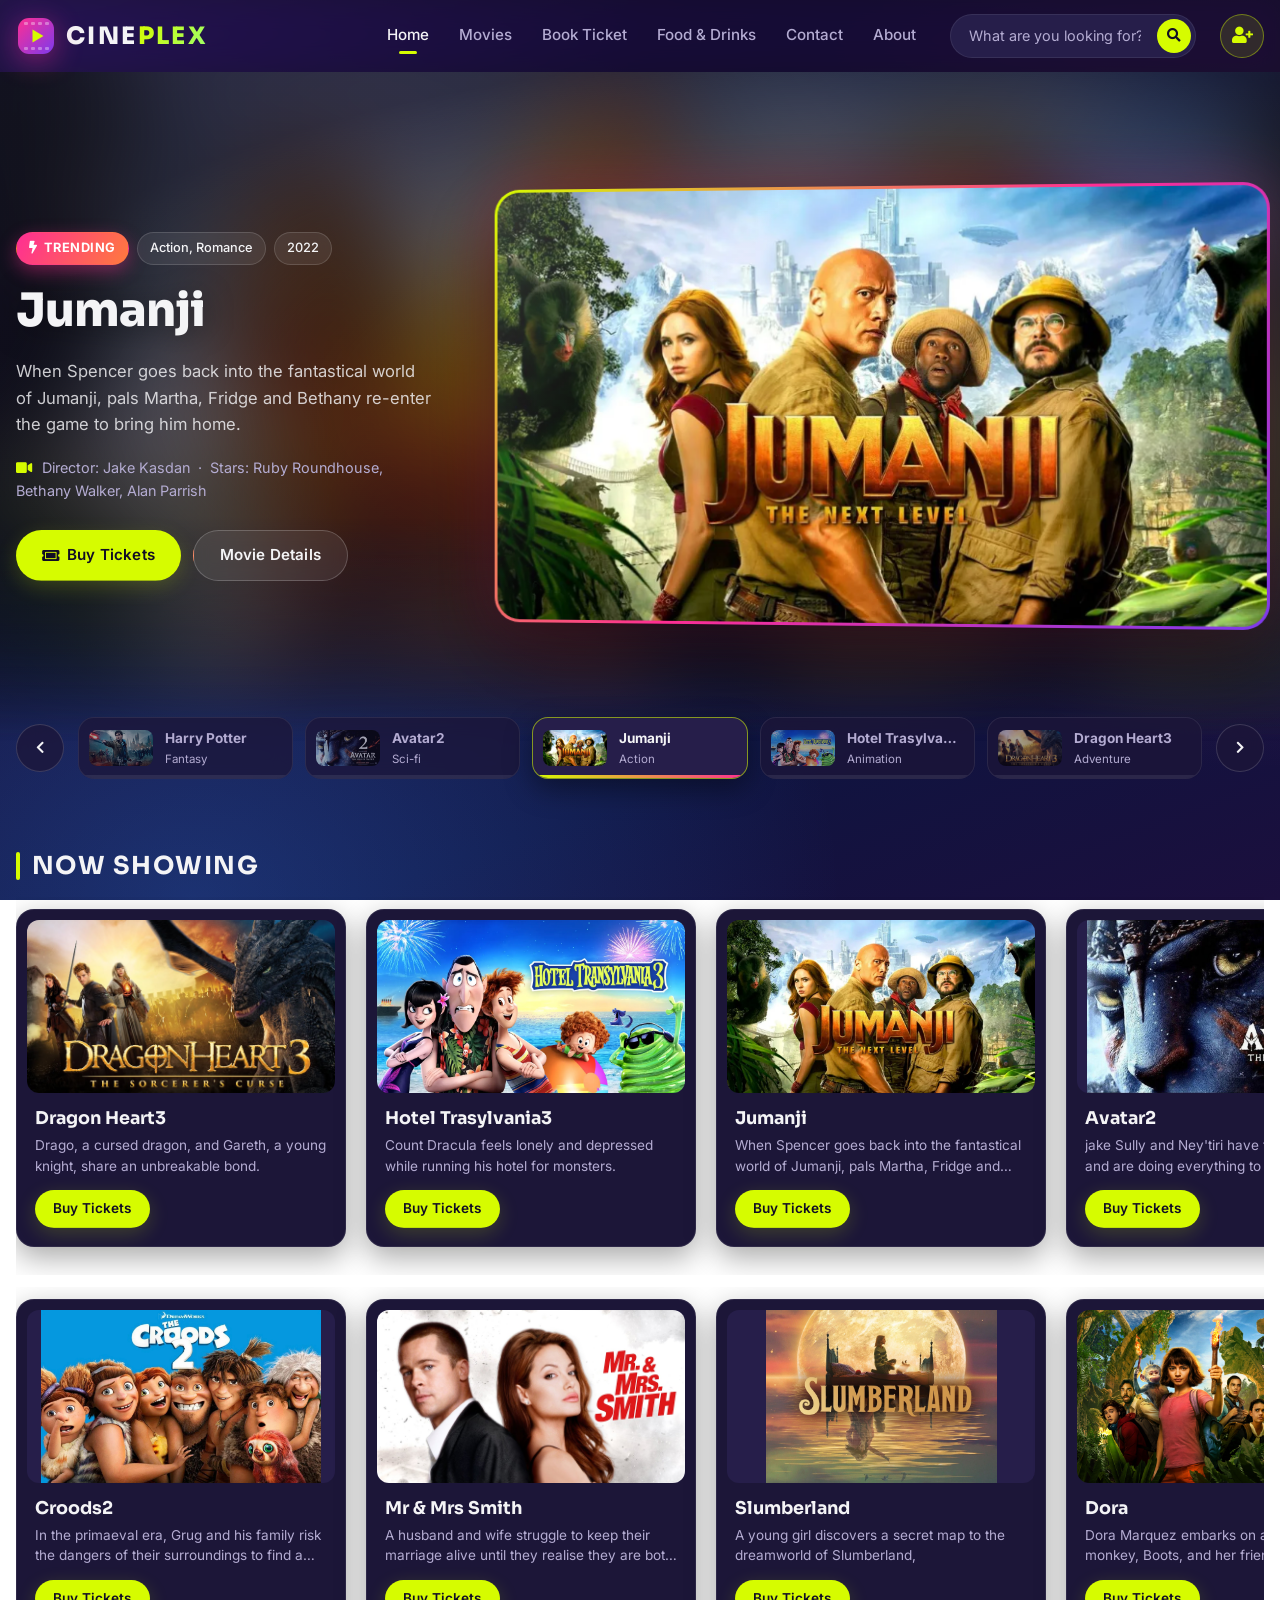
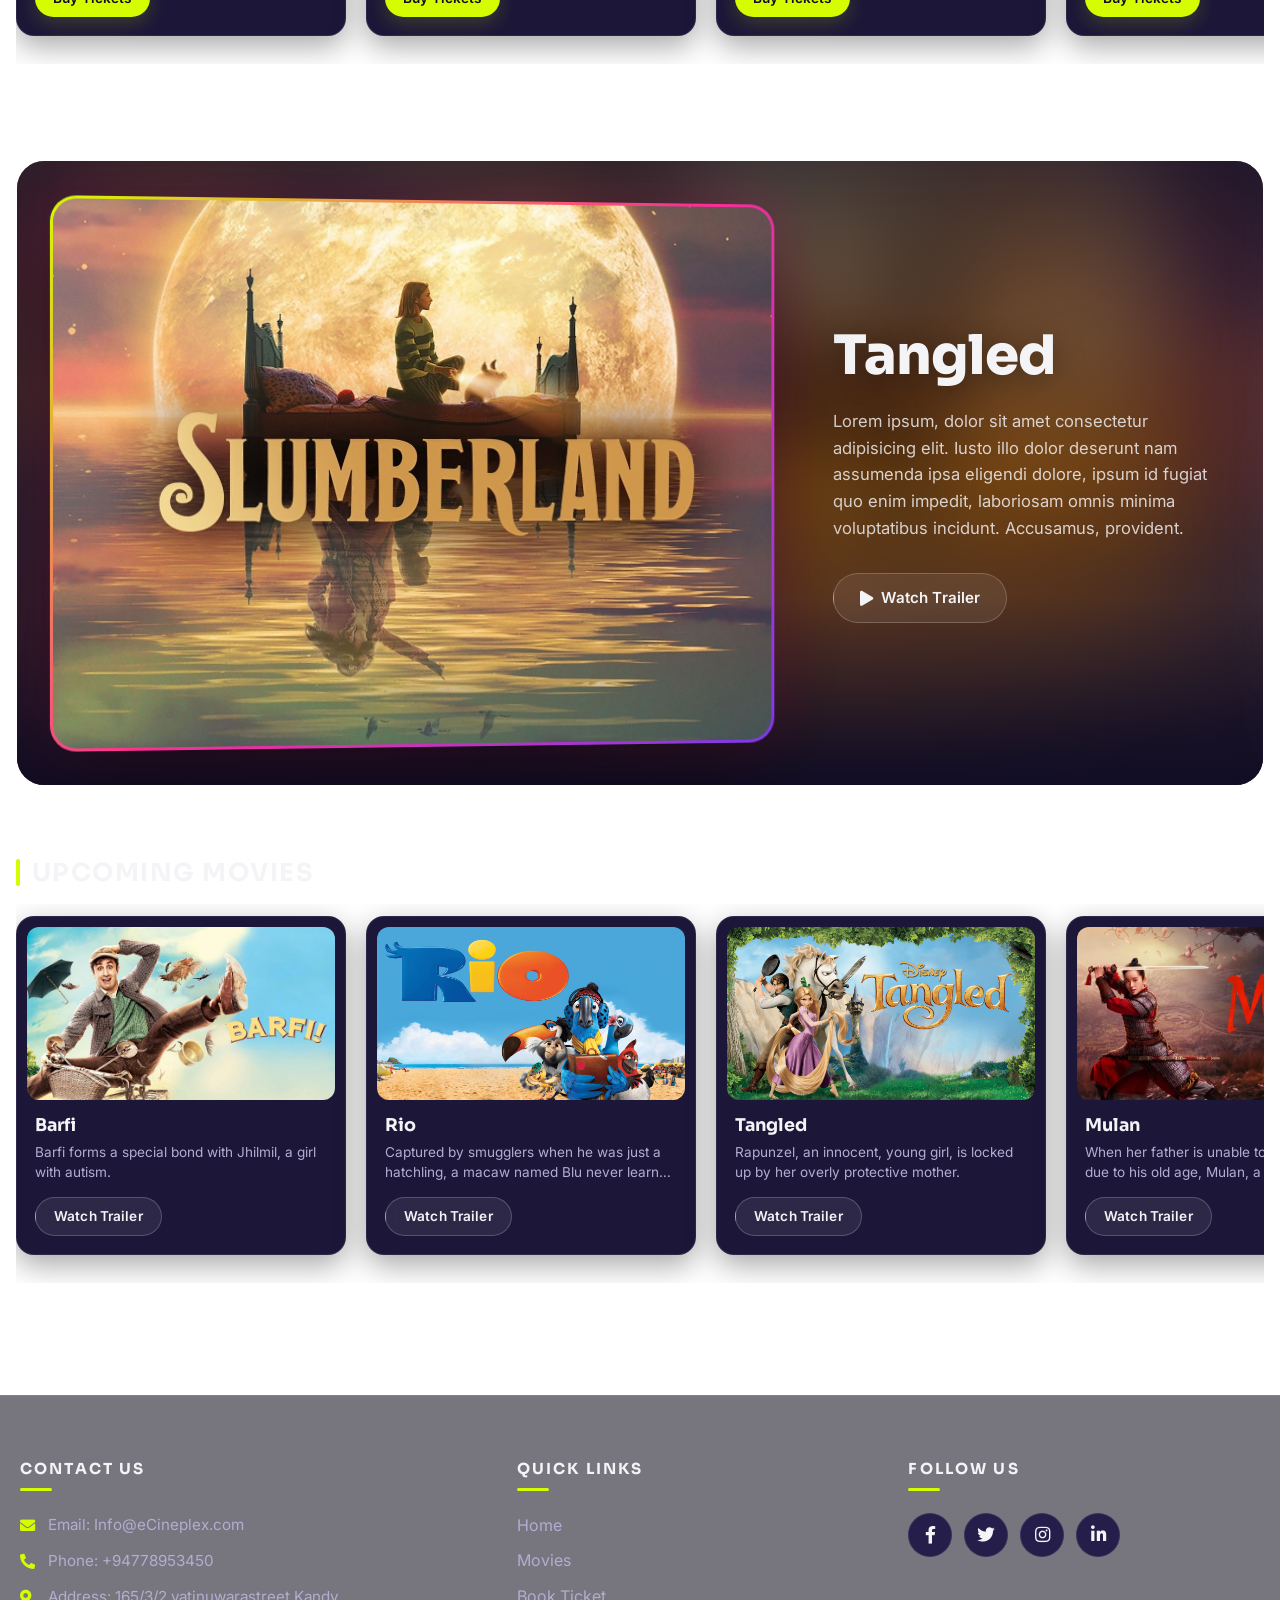
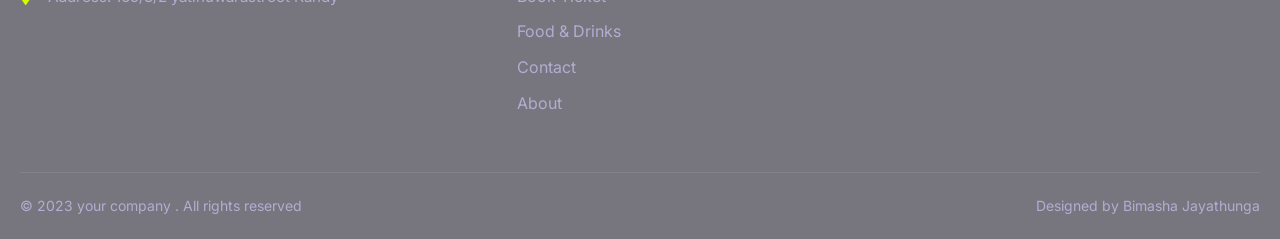
<file: index.html>
<!DOCTYPE html>
<html lang="en">

<head>
    <meta charset="UTF-8">
    <meta http-equiv="X-UA-Compatible" content="IE=edge">
    <meta name="viewport" content="width=device-width, initial-scale=1.0">
    <link rel="preconnect" href="https://fonts.googleapis.com">
    <link rel="preconnect" href="https://fonts.gstatic.com" crossorigin>
    <link href="https://fonts.googleapis.com/css2?family=Inter:wght@400;500;600&family=Sora:wght@600;700;800&display=swap" rel="stylesheet">
    <link rel="stylesheet" href="https://cdnjs.cloudflare.com/ajax/libs/font-awesome/5.15.2/css/all.min.css">
    <link rel="stylesheet" href="style.css">
    <title>Cineplex</title>
</head>

<body>
    <header class="navbar">
        <div class="navbar-container">
            <a href="Home.html" class="logo" aria-label="Cineplex home"><svg class="logo-mark" viewBox="0 0 40 40" aria-hidden="true"><defs><linearGradient id="logo-grad" x1="0" y1="0" x2="1" y2="1"><stop offset="0" stop-color="#ff2e93"/><stop offset="1" stop-color="#7c3aed"/></linearGradient></defs><rect x="2" y="2" width="36" height="36" rx="11" fill="url(#logo-grad)"/><g fill="#fff" fill-opacity="0.35"><rect x="8" y="6" width="4" height="3" rx="1"/><rect x="15" y="6" width="4" height="3" rx="1"/><rect x="22" y="6" width="4" height="3" rx="1"/><rect x="29" y="6" width="4" height="3" rx="1"/><rect x="8" y="31" width="4" height="3" rx="1"/><rect x="15" y="31" width="4" height="3" rx="1"/><rect x="22" y="31" width="4" height="3" rx="1"/><rect x="29" y="31" width="4" height="3" rx="1"/></g><path class="logo-play" d="M16.5 13.5v13l11-6.5z" fill="#d6fc00"/></svg><span class="logo-text">CINE<span>PLEX</span></span></a>
            <nav class="menu" id="site-menu">
                <ul>
                    <li><a href="Home.html">Home</a></li>
                    <li><a href="Movies.html">Movies</a></li>
                    <li><a href="bookticket.html">Book Ticket</a></li>
                    <li><a href="food.html">Food &amp; Drinks</a></li>
                    <li><a href="contact.html">Contact</a></li>
                    <li><a href="About.html">About</a></li>
                </ul>
                <form class="search" action="Movies.html" method="GET" role="search">
                    <input type="search" name="q" class="searchTerm" placeholder="What are you looking for?" aria-label="Search movies">
                    <button type="submit" class="searchButton" aria-label="Search"><i class="fa fa-search"></i></button>
                </form>
            </nav>
            <a href="signup.html" class="signup-icon" aria-label="Sign up" title="Sign up"><i class="fas fa-user-plus"></i></a>
            <button type="button" class="menu-toggle" aria-label="Toggle menu" aria-expanded="false" aria-controls="site-menu">
                <span></span><span></span><span></span>
            </button>
        </div>
    </header>

    <main>
        <section class="hero-slider" aria-roledescription="carousel" aria-label="Featured movies">
            <div class="hero-slides">
                <article class="featured-content hero-slide is-active" style="--hero-img: url('img/k-2.jpg');" aria-roledescription="slide" aria-label="1 of 5">
                    <div class="featured-text">
                        <div class="hero-meta"><span class="hero-badge"><i class="fas fa-fire"></i> Featured</span><span>Fantasy</span><span>2011</span></div>
                        <h1 class="hero-title">Harry Potter and the Deathly Hallows</h1>
                        <p class="featured-desc">Harry Potter and the Deathly Hallows – Part 2 is a 2011 fantasy film directed by David Yates from a screenplay by Steve Kloves. The film is the second of two cinematic parts based on the 2007 novel Harry Potter and the Deathly Hallows by J. K. Rowling.</p>
                        <p class="hero-credits"><i class="fas fa-video"></i> Director: David Yates</p>
                        <div class="hero-actions">
                            <a href="bookticket.html" class="featured-button"><i class="fas fa-ticket-alt"></i> Buy Tickets</a>
                            <a href="Movies.html" class="featured-button btn-ghost">Movie Details</a>
                        </div>
                    </div>
                    <figure class="featured-frame">
                        <img src="img/k-2.jpg" alt="Harry Potter and the Deathly Hallows" width="1920" height="1080">
                    </figure>
                </article>

                <article class="featured-content hero-slide" style="--hero-img: url('img/p-9.jpg');" aria-roledescription="slide" aria-label="2 of 5">
                    <div class="featured-text">
                        <div class="hero-meta"><span class="hero-badge"><i class="fas fa-star"></i> Now Showing</span><span>Sci-fi, Action</span><span>2023</span></div>
                        <h2 class="hero-title">Avatar2</h2>
                        <p class="featured-desc">jake Sully and Ney'tiri have formed a family and are doing everything to stay together.</p>
                        <p class="hero-credits"><i class="fas fa-video"></i> Director: James Cameron &nbsp;·&nbsp; Stars: Zoe Saldana, Sam wortington</p>
                        <div class="hero-actions">
                            <a href="bookticket.html" class="featured-button"><i class="fas fa-ticket-alt"></i> Buy Tickets</a>
                            <a href="Movies.html?q=Avatar2" class="featured-button btn-ghost">Movie Details</a>
                        </div>
                    </div>
                    <figure class="featured-frame">
                        <img src="img/p-9.jpg" alt="Avatar2" width="1000" height="600" loading="lazy">
                    </figure>
                </article>

                <article class="featured-content hero-slide" style="--hero-img: url('img/k-9.webp');" aria-roledescription="slide" aria-label="3 of 5">
                    <div class="featured-text">
                        <div class="hero-meta"><span class="hero-badge"><i class="fas fa-bolt"></i> Trending</span><span>Action, Romance</span><span>2022</span></div>
                        <h2 class="hero-title">Jumanji</h2>
                        <p class="featured-desc">When Spencer goes back into the fantastical world of Jumanji, pals Martha, Fridge and Bethany re-enter the game to bring him home.</p>
                        <p class="hero-credits"><i class="fas fa-video"></i> Director: Jake Kasdan &nbsp;·&nbsp; Stars: Ruby Roundhouse, Bethany Walker, Alan Parrish</p>
                        <div class="hero-actions">
                            <a href="bookticket.html" class="featured-button"><i class="fas fa-ticket-alt"></i> Buy Tickets</a>
                            <a href="Movies.html?q=Jumanji" class="featured-button btn-ghost">Movie Details</a>
                        </div>
                    </div>
                    <figure class="featured-frame">
                        <img src="img/k-9.webp" alt="Jumanji" loading="lazy">
                    </figure>
                </article>

                <article class="featured-content hero-slide" style="--hero-img: url('img/k-3.webp');" aria-roledescription="slide" aria-label="4 of 5">
                    <div class="featured-text">
                        <div class="hero-meta"><span class="hero-badge"><i class="fas fa-heart"></i> Family Pick</span><span>Animation, comedy</span><span>2023</span></div>
                        <h2 class="hero-title">Hotel Trasylvania3</h2>
                        <p class="featured-desc">Count Dracula feels lonely and depressed while running his hotel for monsters.</p>
                        <p class="hero-credits"><i class="fas fa-video"></i> Director: Genndy Tartakovsky &nbsp;·&nbsp; Stars: Andy Samburg, Selena Gomez, Adam Zandler</p>
                        <div class="hero-actions">
                            <a href="bookticket.html" class="featured-button"><i class="fas fa-ticket-alt"></i> Buy Tickets</a>
                            <a href="Movies.html?q=Hotel" class="featured-button btn-ghost">Movie Details</a>
                        </div>
                    </div>
                    <figure class="featured-frame">
                        <img src="img/k-3.webp" alt="Hotel Trasylvania3" loading="lazy">
                    </figure>
                </article>

                <article class="featured-content hero-slide" style="--hero-img: url('img/p-16.jpg');" aria-roledescription="slide" aria-label="5 of 5">
                    <div class="featured-text">
                        <div class="hero-meta"><span class="hero-badge"><i class="fas fa-dragon"></i> Adventure</span><span>Action, Sci-Fi</span><span>2013</span></div>
                        <h2 class="hero-title">Dragon Heart3</h2>
                        <p class="featured-desc">Drago, a cursed dragon, and Gareth, a young knight, share an unbreakable bond.</p>
                        <p class="hero-credits"><i class="fas fa-video"></i> Director: Colin Teague &nbsp;·&nbsp; Stars: Ben Kingsley, jullian moris, Ozama Oancea</p>
                        <div class="hero-actions">
                            <a href="bookticket.html" class="featured-button"><i class="fas fa-ticket-alt"></i> Buy Tickets</a>
                            <a href="Movies.html?q=Dragon" class="featured-button btn-ghost">Movie Details</a>
                        </div>
                    </div>
                    <figure class="featured-frame">
                        <img src="img/p-16.jpg" alt="Dragon Heart3" width="1280" height="720" loading="lazy">
                    </figure>
                </article>
            </div>

            <div class="hero-controls">
                <button type="button" class="hero-arrow hero-prev" aria-label="Previous movie"><i class="fas fa-chevron-left"></i></button>
                <div class="hero-tabs" role="tablist" aria-label="Choose a featured movie">
                    <button type="button" class="hero-tab is-active" role="tab" aria-selected="true"><img src="img/k-2.jpg" alt=""><span class="hero-tab-text"><strong>Harry Potter</strong><small>Fantasy</small></span><span class="hero-progress"><span></span></span></button>
                    <button type="button" class="hero-tab" role="tab" aria-selected="false"><img src="img/p-9.jpg" alt=""><span class="hero-tab-text"><strong>Avatar2</strong><small>Sci-fi</small></span><span class="hero-progress"><span></span></span></button>
                    <button type="button" class="hero-tab" role="tab" aria-selected="false"><img src="img/k-9.webp" alt=""><span class="hero-tab-text"><strong>Jumanji</strong><small>Action</small></span><span class="hero-progress"><span></span></span></button>
                    <button type="button" class="hero-tab" role="tab" aria-selected="false"><img src="img/k-3.webp" alt=""><span class="hero-tab-text"><strong>Hotel Trasylvania3</strong><small>Animation</small></span><span class="hero-progress"><span></span></span></button>
                    <button type="button" class="hero-tab" role="tab" aria-selected="false"><img src="img/p-16.jpg" alt=""><span class="hero-tab-text"><strong>Dragon Heart3</strong><small>Adventure</small></span><span class="hero-progress"><span></span></span></button>
                </div>
                <button type="button" class="hero-arrow hero-next" aria-label="Next movie"><i class="fas fa-chevron-right"></i></button>
            </div>
        </section>

        <section class="movie-list-container">
            <h2 class="movie-list-title">Now Showing</h2>
            <div class="movie-list-wrapper">
                <button type="button" class="arrow arrow-prev" aria-label="Previous movies"><i class="fas fa-chevron-left"></i></button>
                <div class="movie-list">
                    <div class="movie-list-item">
                        <img class="movie-list-item-img" src="img/p-16.jpg" alt="Dragon Heart3" loading="lazy">
                        <span class="movie-list-item-title">Dragon Heart3</span>
                        <p class="movie-list-item-desc">Drago, a cursed dragon, and Gareth, a young knight, share an unbreakable bond. </p>
                        <a href="bookticket.html" class="movie-list-item-button">Buy Tickets</a>
                    </div>
                    <div class="movie-list-item">
                        <img class="movie-list-item-img" src="img/k-3.webp" alt="Hotel Trasylvania3" loading="lazy">
                        <span class="movie-list-item-title">Hotel Trasylvania3</span>
                        <p class="movie-list-item-desc">Count Dracula feels lonely and depressed while running his hotel for monsters.</p>
                        <a href="bookticket.html" class="movie-list-item-button">Buy Tickets</a>
                    </div>
                    <div class="movie-list-item">
                        <img class="movie-list-item-img" src="img/k-9.webp" alt="Jumanji" loading="lazy">
                        <span class="movie-list-item-title">Jumanji</span>
                        <p class="movie-list-item-desc">When Spencer goes back into the fantastical world of Jumanji, pals Martha, Fridge and Bethany re-enter the game to bring him home.</p>
                        <a href="bookticket.html" class="movie-list-item-button">Buy Tickets</a>
                    </div>
                    <div class="movie-list-item">
                        <img class="movie-list-item-img" src="img/p-9.jpg" alt="Avatar2" loading="lazy">
                        <span class="movie-list-item-title">Avatar2</span>
                        <p class="movie-list-item-desc">jake Sully and Ney'tiri have formed a family and are doing everything to stay together. </p>
                        <a href="bookticket.html" class="movie-list-item-button">Buy Tickets</a>
                    </div>
                    <div class="movie-list-item">
                        <img class="movie-list-item-img" src="img/k-15.jpg" alt="Centtral Intelligence" loading="lazy">
                        <span class="movie-list-item-title">Centtral Intelligence</span>
                        <p class="movie-list-item-desc">Accountant Calvin, who was the most popular boy at school, meets his ex-classmate, Bob, at a reunion.</p>
                        <a href="bookticket.html" class="movie-list-item-button">Buy Tickets</a>
                    </div>
                    <div class="movie-list-item">
                        <img class="movie-list-item-img" src="img/p-10.jpg" alt="minions" loading="lazy">
                        <span class="movie-list-item-title">minions</span>
                        <p class="movie-list-item-desc">Lorem ipsum dolor sit amet consectetur adipisicing elit. At
                            hic fugit similique accusantium.</p>
                        <a href="bookticket.html" class="movie-list-item-button">Buy Tickets</a>
                    </div>
                    <div class="movie-list-item">
                        <img class="movie-list-item-img" src="img/k-14.webp" alt="Her" loading="lazy">
                        <span class="movie-list-item-title">Her</span>
                        <p class="movie-list-item-desc">Lorem ipsum dolor sit amet consectetur adipisicing elit. At
                            hic fugit similique accusantium.</p>
                        <a href="bookticket.html" class="movie-list-item-button">Buy Tickets</a>
                    </div>
                </div>
                <button type="button" class="arrow arrow-next" aria-label="More movies"><i class="fas fa-chevron-right"></i></button>
            </div>
        </section>

        <section class="movie-list-container">
            <div class="movie-list-wrapper">
                <button type="button" class="arrow arrow-prev" aria-label="Previous movies"><i class="fas fa-chevron-left"></i></button>
                <div class="movie-list">
                    <div class="movie-list-item">
                        <img class="movie-list-item-img" src="img/p-4.png" alt="Croods2" loading="lazy">
                        <span class="movie-list-item-title">Croods2</span>
                        <p class="movie-list-item-desc">In the primaeval era, Grug and his family risk the dangers of their surroundings to find a new dwelling place.</p>
                        <a href="bookticket.html" class="movie-list-item-button">Buy Tickets</a>
                    </div>
                    <div class="movie-list-item">
                        <img class="movie-list-item-img" src="img/p-3.jpg" alt="Mr &amp; Mrs Smith" loading="lazy">
                        <span class="movie-list-item-title">Mr &amp; Mrs Smith</span>
                        <p class="movie-list-item-desc">A husband and wife struggle to keep their marriage alive until they realise they are both secretly working as assassins.</p>
                        <a href="bookticket.html" class="movie-list-item-button">Buy Tickets</a>
                    </div>
                    <div class="movie-list-item">
                        <img class="movie-list-item-img" src="img/p-15.jpg" alt="Slumberland" loading="lazy">
                        <span class="movie-list-item-title">Slumberland</span>
                        <p class="movie-list-item-desc">A young girl discovers a secret map to the dreamworld of Slumberland,</p>
                        <a href="bookticket.html" class="movie-list-item-button">Buy Tickets</a>
                    </div>
                    <div class="movie-list-item">
                        <img class="movie-list-item-img" src="img/p-2.jpg" alt="Dora" loading="lazy">
                        <span class="movie-list-item-title">Dora</span>
                        <p class="movie-list-item-desc">Dora Marquez embarks on a mission with her monkey, Boots, and her friends to rescue her missing parents</p>
                        <a href="bookticket.html" class="movie-list-item-button">Buy Tickets</a>
                    </div>
                    <div class="movie-list-item">
                        <img class="movie-list-item-img" src="img/k-13.webp" alt="Batman Forever" loading="lazy">
                        <span class="movie-list-item-title">Batman Forever</span>
                        <p class="movie-list-item-desc">Batman must stop Two-Face, who seeks revenge from him after a courtroom accident leaves him disfigured on one side</p>
                        <a href="bookticket.html" class="movie-list-item-button">Buy Tickets</a>
                    </div>
                    <div class="movie-list-item">
                        <img class="movie-list-item-img" src="img/p-11.jpeg" alt="Her" loading="lazy">
                        <span class="movie-list-item-title">Her</span>
                        <p class="movie-list-item-desc">Lorem ipsum dolor sit amet consectetur adipisicing elit. At
                            hic fugit similique accusantium.</p>
                        <a href="bookticket.html" class="movie-list-item-button">Buy Tickets</a>
                    </div>
                    <div class="movie-list-item">
                        <img class="movie-list-item-img" src="img/p-13.webp" alt="Her" loading="lazy">
                        <span class="movie-list-item-title">Her</span>
                        <p class="movie-list-item-desc">Lorem ipsum dolor sit amet consectetur adipisicing elit. At
                            hic fugit similique accusantium.</p>
                        <a href="bookticket.html" class="movie-list-item-button">Buy Tickets</a>
                    </div>
                </div>
                <button type="button" class="arrow arrow-next" aria-label="More movies"><i class="fas fa-chevron-right"></i></button>
            </div>
        </section>

        <section class="featured-content featured-banner" style="--hero-img: url('img/p-15.jpg');">
            <figure class="featured-frame">
                <img src="img/p-15.jpg" alt="Tangled" width="1440" height="1080" loading="lazy">
            </figure>
            <div class="featured-text">
                <h1>Tangled</h1>
                <p class="featured-desc">Lorem ipsum, dolor sit amet consectetur adipisicing elit. Iusto illo dolor
                    deserunt nam assumenda ipsa eligendi dolore, ipsum id fugiat quo enim impedit, laboriosam omnis
                    minima voluptatibus incidunt. Accusamus, provident.</p>
                <a href="bookticket.html" class="featured-button btn-ghost"><i class="fas fa-play"></i> Watch Trailer</a>
            </div>
        </section>

        <section class="movie-list-container">
            <h2 class="movie-list-title">UPCOMING MOVIES</h2>
            <div class="movie-list-wrapper">
                <button type="button" class="arrow arrow-prev" aria-label="Previous movies"><i class="fas fa-chevron-left"></i></button>
                <div class="movie-list">
                    <div class="movie-list-item">
                        <img class="movie-list-item-img" src="img/s-1.webp" alt="Barfi" loading="lazy">
                        <span class="movie-list-item-title">Barfi</span>
                        <p class="movie-list-item-desc">Barfi forms a special bond with Jhilmil, a girl with autism.</p>
                        <a href="https://www.imdb.com/title/tt2082197/" class="movie-list-item-button btn-ghost">Watch Trailer</a>
                    </div>
                    <div class="movie-list-item">
                        <img class="movie-list-item-img" src="img/s-2.png" alt="Rio" loading="lazy">
                        <span class="movie-list-item-title">Rio</span>
                        <p class="movie-list-item-desc">Captured by smugglers when he was just a hatchling, a macaw named Blu never learned to fly .</p>
                        <a href="https://www.imdb.com/title/tt1436562/?ref_=nv_sr_srsg_0_tt_6_nm_2_q_Rio" class="movie-list-item-button btn-ghost">Watch Trailer</a>
                    </div>
                    <div class="movie-list-item">
                        <img class="movie-list-item-img" src="img/s-4.png" alt="Tangled" loading="lazy">
                        <span class="movie-list-item-title">Tangled</span>
                        <p class="movie-list-item-desc">Rapunzel, an innocent, young girl, is locked up by her overly protective mother.</p>
                        <a href="https://www.imdb.com/title/tt0398286/?ref_=nv_sr_srsg_0_tt_8_nm_0_q_Tangled" class="movie-list-item-button btn-ghost">Watch Trailer</a>
                    </div>
                    <div class="movie-list-item">
                        <img class="movie-list-item-img" src="img/s-5.jpg" alt="Mulan" loading="lazy">
                        <span class="movie-list-item-title">Mulan</span>
                        <p class="movie-list-item-desc">When her father is unable to join the army due to his old age, Mulan, a young woman</p>
                        <a href="https://www.imdb.com/title/tt0120762/?ref_=nv_sr_srsg_0_tt_7_nm_1_q_mulan" class="movie-list-item-button btn-ghost">Watch Trailer</a>
                    </div>
                    <div class="movie-list-item">
                        <img class="movie-list-item-img" src="img/s-7.jpg" alt="Home Alone" loading="lazy">
                        <span class="movie-list-item-title">Home Alone</span>
                        <p class="movie-list-item-desc"> when thieves try to break into his home, he puts up a fight like no other.</p>
                        <a href="https://www.imdb.com/title/tt0099785/?ref_=nv_sr_srsg_0_tt_8_nm_0_q_Home%2520Alone" class="movie-list-item-button btn-ghost">Watch Trailer</a>
                    </div>
                    <div class="movie-list-item">
                        <img class="movie-list-item-img" src="img/s-6.webp" alt="Beauty and the Beast" loading="lazy">
                        <span class="movie-list-item-title">Beauty and the Beast</span>
                        <p class="movie-list-item-desc">Belle embarks on a journey to save her father from a creature that has locked him in his dungeon.</p>
                        <a href="https://www.imdb.com/title/tt2771200/?ref_=nv_sr_srsg_0_tt_6_nm_2_q_Beauty%2520" class="movie-list-item-button btn-ghost">Watch Trailer</a>
                    </div>
                    <div class="movie-list-item">
                        <img class="movie-list-item-img" src="img/s-8.jpg" alt="Chakde India" loading="lazy">
                        <span class="movie-list-item-title">Chakde India</span>
                        <p class="movie-list-item-desc">Lorem ipsum dolor sit amet consectetur adipisicing elit. At
                            hic fugit similique accusantium.</p>
                        <a href="https://www.imdb.com/title/tt0871510/?ref_=nv_sr_srsg_0_tt_8_nm_0_q_chakde%2520in" class="movie-list-item-button btn-ghost">Watch Trailer</a>
                    </div>
                </div>
                <button type="button" class="arrow arrow-next" aria-label="More movies"><i class="fas fa-chevron-right"></i></button>
            </div>
        </section>
    </main>

    <footer>
        <div class="footer-container">
            <div class="footer-content">
                <h3>Contact Us</h3>
                <p><i class="fas fa-envelope"></i><span>Email: Info@eCineplex.com</span></p>
                <p><i class="fas fa-phone-alt"></i><span>Phone: +94778953450</span></p>
                <p><i class="fas fa-map-marker-alt"></i><span>Address: 165/3/2 yatinuwarastreet Kandy</span></p>
            </div>
            <div class="footer-content">
                <h3>Quick Links</h3>
                <ol class="list">
                    <li><a href="Home.html">Home</a></li>
                    <li><a href="Movies.html">Movies</a></li>
                    <li><a href="bookticket.html">Book Ticket</a></li>
                    <li><a href="food.html">Food &amp; Drinks</a></li>
                    <li><a href="contact.html">Contact</a></li>
                    <li><a href="About.html">About</a></li>
                </ol>
            </div>
            <div class="footer-content">
                <h3>Follow Us</h3>
                <ul class="social-icons">
                    <li><a href="https://www.facebook.com/" aria-label="Facebook"><i class="fab fa-facebook-f"></i></a></li>
                    <li><a href="https://twitter.com/?lang=en" aria-label="Twitter"><i class="fab fa-twitter"></i></a></li>
                    <li><a href="https://www.instagram.com/" aria-label="Instagram"><i class="fab fa-instagram"></i></a></li>
                    <li><a href="https://lk.linkedin.com/" aria-label="LinkedIn"><i class="fab fa-linkedin-in"></i></a></li>
                </ul>
            </div>
        </div>
        <div class="bottom-bar">
            <p>&copy; 2023 your company . All rights reserved</p>
            <p>Designed by Bimasha Jayathunga</p>
        </div>
    </footer>

    <script src="app.js"></script>
</body>

</html>
</file>
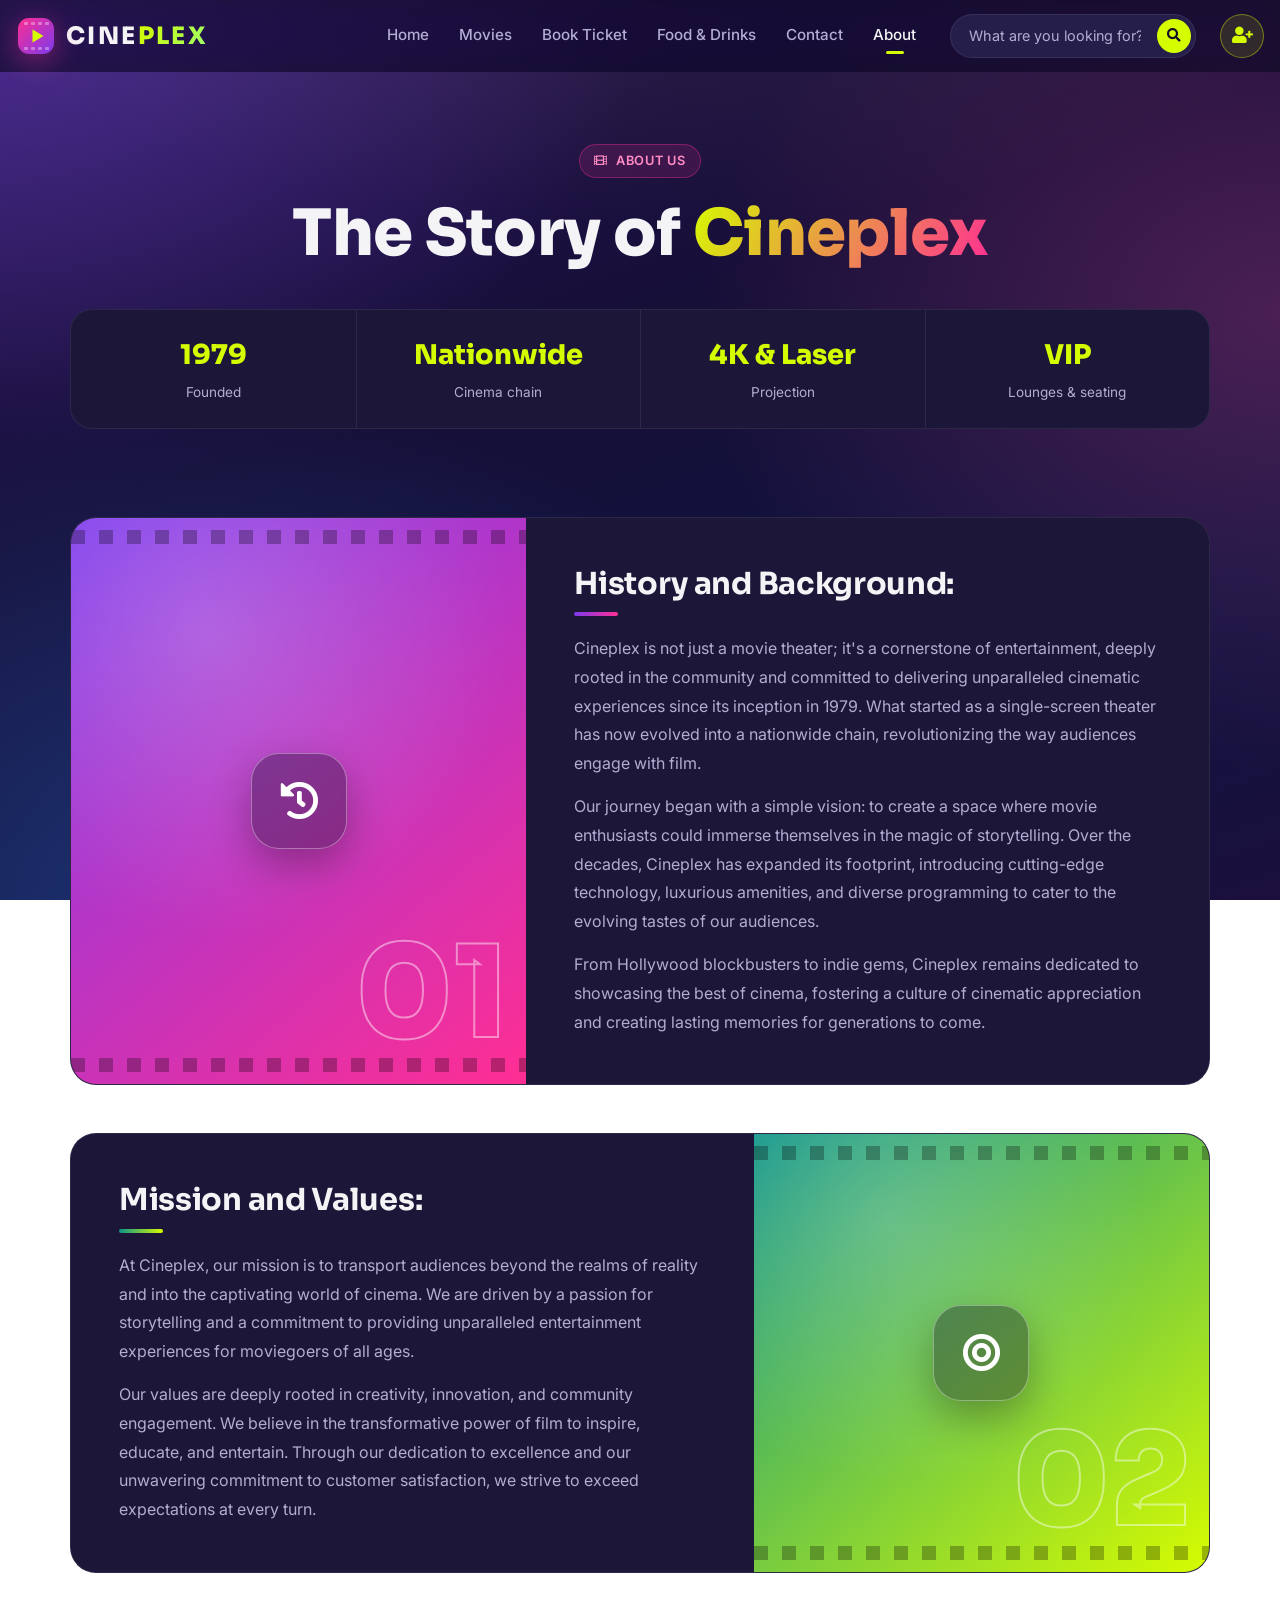
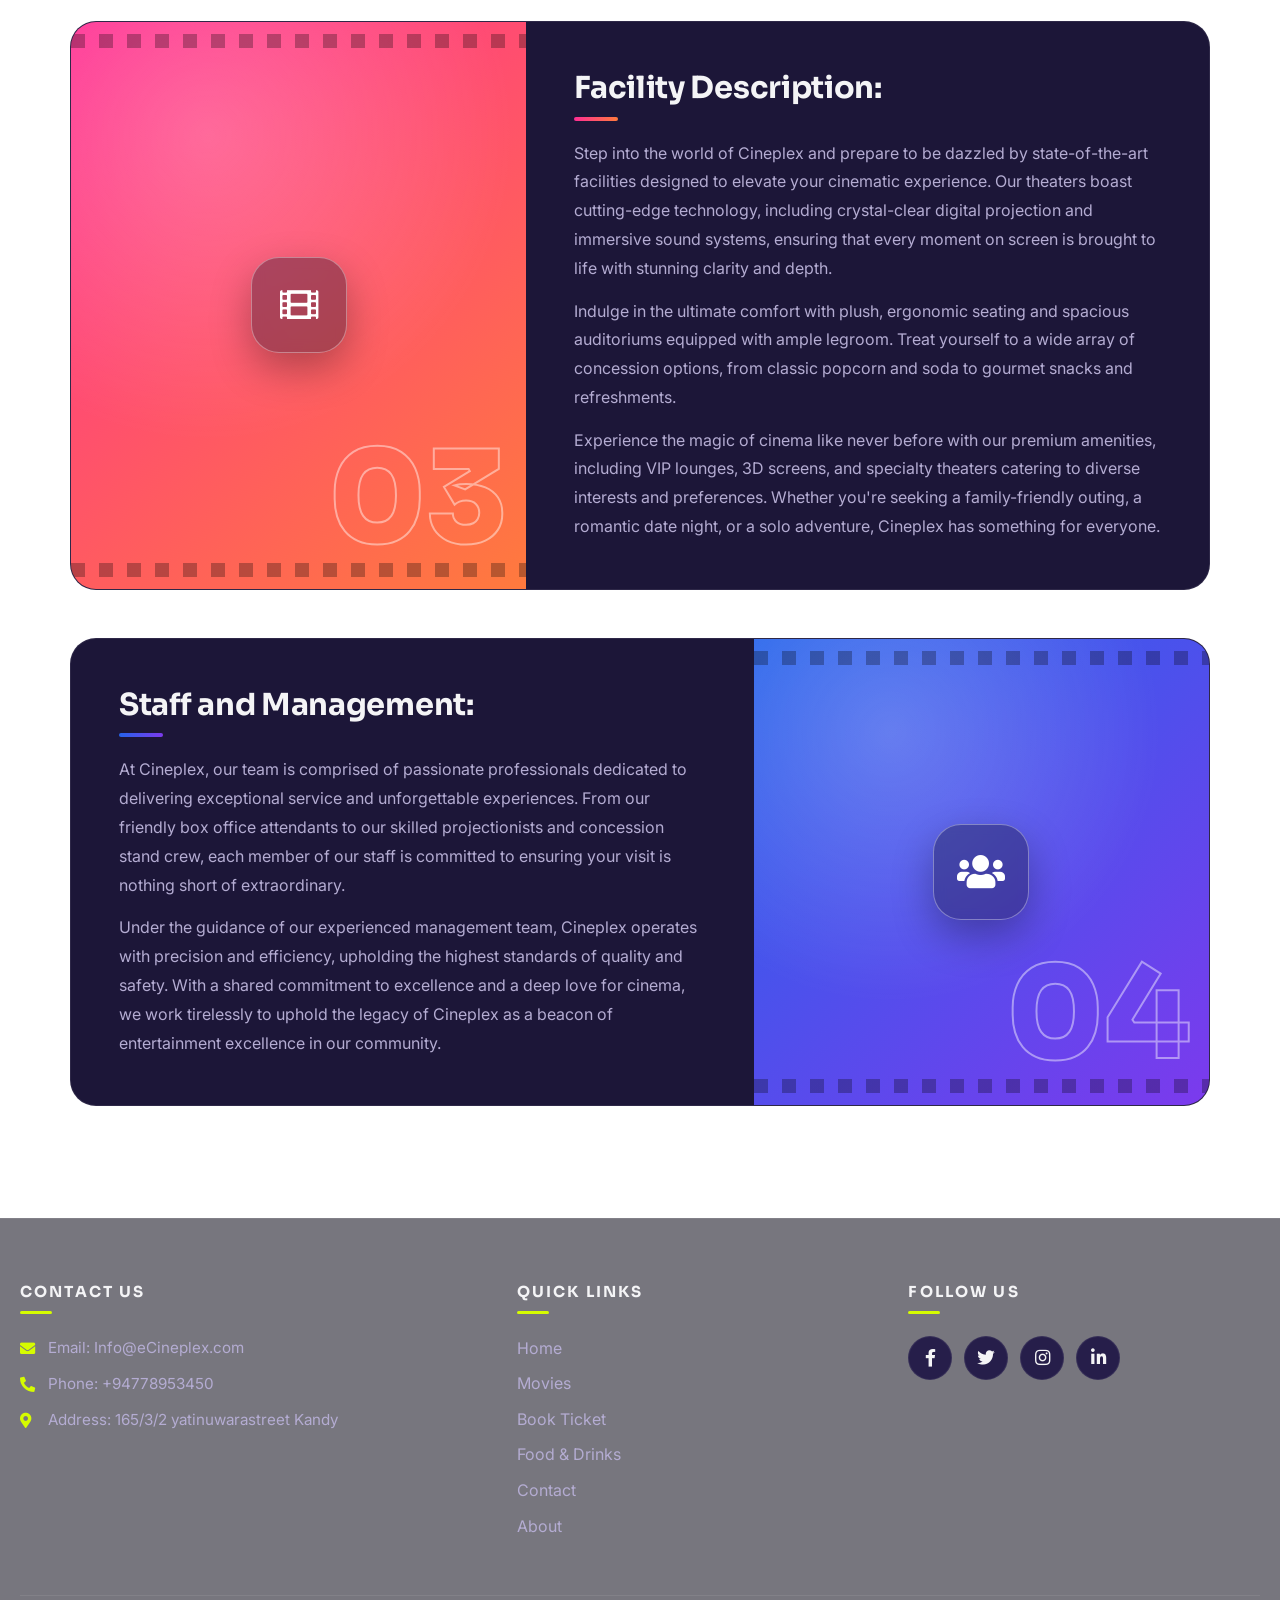
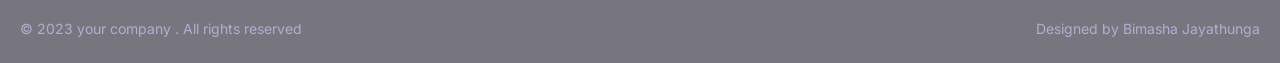
<file: About.html>
<!DOCTYPE html>
<html lang="en">

<head>
    <meta charset="UTF-8">
    <meta http-equiv="X-UA-Compatible" content="IE=edge">
    <meta name="viewport" content="width=device-width, initial-scale=1.0">
    <link rel="preconnect" href="https://fonts.googleapis.com">
    <link rel="preconnect" href="https://fonts.gstatic.com" crossorigin>
    <link href="https://fonts.googleapis.com/css2?family=Inter:wght@400;500;600&family=Sora:wght@600;700;800&display=swap" rel="stylesheet">
    <link rel="stylesheet" href="https://cdnjs.cloudflare.com/ajax/libs/font-awesome/5.15.2/css/all.min.css">
    <link rel="stylesheet" href="style.css">
    <link rel="stylesheet" href="about.css">
    <title>About</title>
</head>

<body>
    <header class="navbar">
        <div class="navbar-container">
            <a href="Home.html" class="logo" aria-label="Cineplex home"><svg class="logo-mark" viewBox="0 0 40 40" aria-hidden="true"><defs><linearGradient id="logo-grad" x1="0" y1="0" x2="1" y2="1"><stop offset="0" stop-color="#ff2e93"/><stop offset="1" stop-color="#7c3aed"/></linearGradient></defs><rect x="2" y="2" width="36" height="36" rx="11" fill="url(#logo-grad)"/><g fill="#fff" fill-opacity="0.35"><rect x="8" y="6" width="4" height="3" rx="1"/><rect x="15" y="6" width="4" height="3" rx="1"/><rect x="22" y="6" width="4" height="3" rx="1"/><rect x="29" y="6" width="4" height="3" rx="1"/><rect x="8" y="31" width="4" height="3" rx="1"/><rect x="15" y="31" width="4" height="3" rx="1"/><rect x="22" y="31" width="4" height="3" rx="1"/><rect x="29" y="31" width="4" height="3" rx="1"/></g><path class="logo-play" d="M16.5 13.5v13l11-6.5z" fill="#d6fc00"/></svg><span class="logo-text">CINE<span>PLEX</span></span></a>
            <nav class="menu" id="site-menu">
                <ul>
                    <li><a href="Home.html">Home</a></li>
                    <li><a href="Movies.html">Movies</a></li>
                    <li><a href="bookticket.html">Book Ticket</a></li>
                    <li><a href="food.html">Food &amp; Drinks</a></li>
                    <li><a href="contact.html">Contact</a></li>
                    <li><a href="About.html">About</a></li>
                </ul>
                <form class="search" action="Movies.html" method="GET" role="search">
                    <input type="search" name="q" class="searchTerm" placeholder="What are you looking for?" aria-label="Search movies">
                    <button type="submit" class="searchButton" aria-label="Search"><i class="fa fa-search"></i></button>
                </form>
            </nav>
            <a href="signup.html" class="signup-icon" aria-label="Sign up" title="Sign up"><i class="fas fa-user-plus"></i></a>
            <button type="button" class="menu-toggle" aria-label="Toggle menu" aria-expanded="false" aria-controls="site-menu">
                <span></span><span></span><span></span>
            </button>
        </div>
    </header>

    <main class="page">
        <section class="about-intro">
            <span class="about-eyebrow"><i class="fas fa-film"></i> About Us</span>
            <h1>The Story of <span>Cineplex</span></h1>
            <ul class="about-stats">
                <li><strong>1979</strong><span>Founded</span></li>
                <li><strong>Nationwide</strong><span>Cinema chain</span></li>
                <li><strong>4K &amp; Laser</strong><span>Projection</span></li>
                <li><strong>VIP</strong><span>Lounges &amp; seating</span></li>
            </ul>
        </section>

        <div class="about">
            <section class="about-card">
                <div class="about-visual">
                    <span class="about-number">01</span>
                    <span class="about-icon"><i class="fas fa-history"></i></span>
                </div>
                <div class="about-content">
                <h2>History and Background:</h2>
                <p>Cineplex is not just a movie theater; it's a cornerstone of entertainment, deeply rooted in the community and committed to delivering unparalleled cinematic experiences since its inception in 1979. What started as a single-screen theater has now evolved into a nationwide chain, revolutionizing the way audiences engage with film.</p>
                <p>Our journey began with a simple vision: to create a space where movie enthusiasts could immerse themselves in the magic of storytelling. Over the decades, Cineplex has expanded its footprint, introducing cutting-edge technology, luxurious amenities, and diverse programming to cater to the evolving tastes of our audiences.</p>
                <p>From Hollywood blockbusters to indie gems, Cineplex remains dedicated to showcasing the best of cinema, fostering a culture of cinematic appreciation and creating lasting memories for generations to come.</p>
            </div>
            </section>

            <section class="about-card">
                <div class="about-visual">
                    <span class="about-number">02</span>
                    <span class="about-icon"><i class="fas fa-bullseye"></i></span>
                </div>
                <div class="about-content">
                <h2>Mission and Values:</h2>
                <p>At Cineplex, our mission is to transport audiences beyond the realms of reality and into the captivating world of cinema. We are driven by a passion for storytelling and a commitment to providing unparalleled entertainment experiences for moviegoers of all ages.</p>
                <p>Our values are deeply rooted in creativity, innovation, and community engagement. We believe in the transformative power of film to inspire, educate, and entertain. Through our dedication to excellence and our unwavering commitment to customer satisfaction, we strive to exceed expectations at every turn.</p>
            </div>
            </section>

            <section class="about-card">
                <div class="about-visual">
                    <span class="about-number">03</span>
                    <span class="about-icon"><i class="fas fa-film"></i></span>
                </div>
                <div class="about-content">
                <h2>Facility Description:</h2>
                <p>Step into the world of Cineplex and prepare to be dazzled by state-of-the-art facilities designed to elevate your cinematic experience. Our theaters boast cutting-edge technology, including crystal-clear digital projection and immersive sound systems, ensuring that every moment on screen is brought to life with stunning clarity and depth.</p>
                <p>Indulge in the ultimate comfort with plush, ergonomic seating and spacious auditoriums equipped with ample legroom. Treat yourself to a wide array of concession options, from classic popcorn and soda to gourmet snacks and refreshments.</p>
                <p>Experience the magic of cinema like never before with our premium amenities, including VIP lounges, 3D screens, and specialty theaters catering to diverse interests and preferences. Whether you're seeking a family-friendly outing, a romantic date night, or a solo adventure, Cineplex has something for everyone.</p>
            </div>
            </section>

            <section class="about-card">
                <div class="about-visual">
                    <span class="about-number">04</span>
                    <span class="about-icon"><i class="fas fa-users"></i></span>
                </div>
                <div class="about-content">
                <h2>Staff and Management:</h2>
                <p>At Cineplex, our team is comprised of passionate professionals dedicated to delivering exceptional service and unforgettable experiences. From our friendly box office attendants to our skilled projectionists and concession stand crew, each member of our staff is committed to ensuring your visit is nothing short of extraordinary.</p>
                <p>Under the guidance of our experienced management team, Cineplex operates with precision and efficiency, upholding the highest standards of quality and safety. With a shared commitment to excellence and a deep love for cinema, we work tirelessly to uphold the legacy of Cineplex as a beacon of entertainment excellence in our community.</p>
            </div>
            </section>
        </div>
    </main>

    <footer>
        <div class="footer-container">
            <div class="footer-content">
                <h3>Contact Us</h3>
                <p><i class="fas fa-envelope"></i><span>Email: Info@eCineplex.com</span></p>
                <p><i class="fas fa-phone-alt"></i><span>Phone: +94778953450</span></p>
                <p><i class="fas fa-map-marker-alt"></i><span>Address: 165/3/2 yatinuwarastreet Kandy</span></p>
            </div>
            <div class="footer-content">
                <h3>Quick Links</h3>
                <ol class="list">
                    <li><a href="Home.html">Home</a></li>
                    <li><a href="Movies.html">Movies</a></li>
                    <li><a href="bookticket.html">Book Ticket</a></li>
                    <li><a href="food.html">Food &amp; Drinks</a></li>
                    <li><a href="contact.html">Contact</a></li>
                    <li><a href="About.html">About</a></li>
                </ol>
            </div>
            <div class="footer-content">
                <h3>Follow Us</h3>
                <ul class="social-icons">
                    <li><a href="https://www.facebook.com/" aria-label="Facebook"><i class="fab fa-facebook-f"></i></a></li>
                    <li><a href="https://twitter.com/?lang=en" aria-label="Twitter"><i class="fab fa-twitter"></i></a></li>
                    <li><a href="https://www.instagram.com/" aria-label="Instagram"><i class="fab fa-instagram"></i></a></li>
                    <li><a href="https://lk.linkedin.com/" aria-label="LinkedIn"><i class="fab fa-linkedin-in"></i></a></li>
                </ul>
            </div>
        </div>
        <div class="bottom-bar">
            <p>&copy; 2023 your company . All rights reserved</p>
            <p>Designed by Bimasha Jayathunga</p>
        </div>
    </footer>

    <script src="app.js"></script>
</body>

</html>
</file>
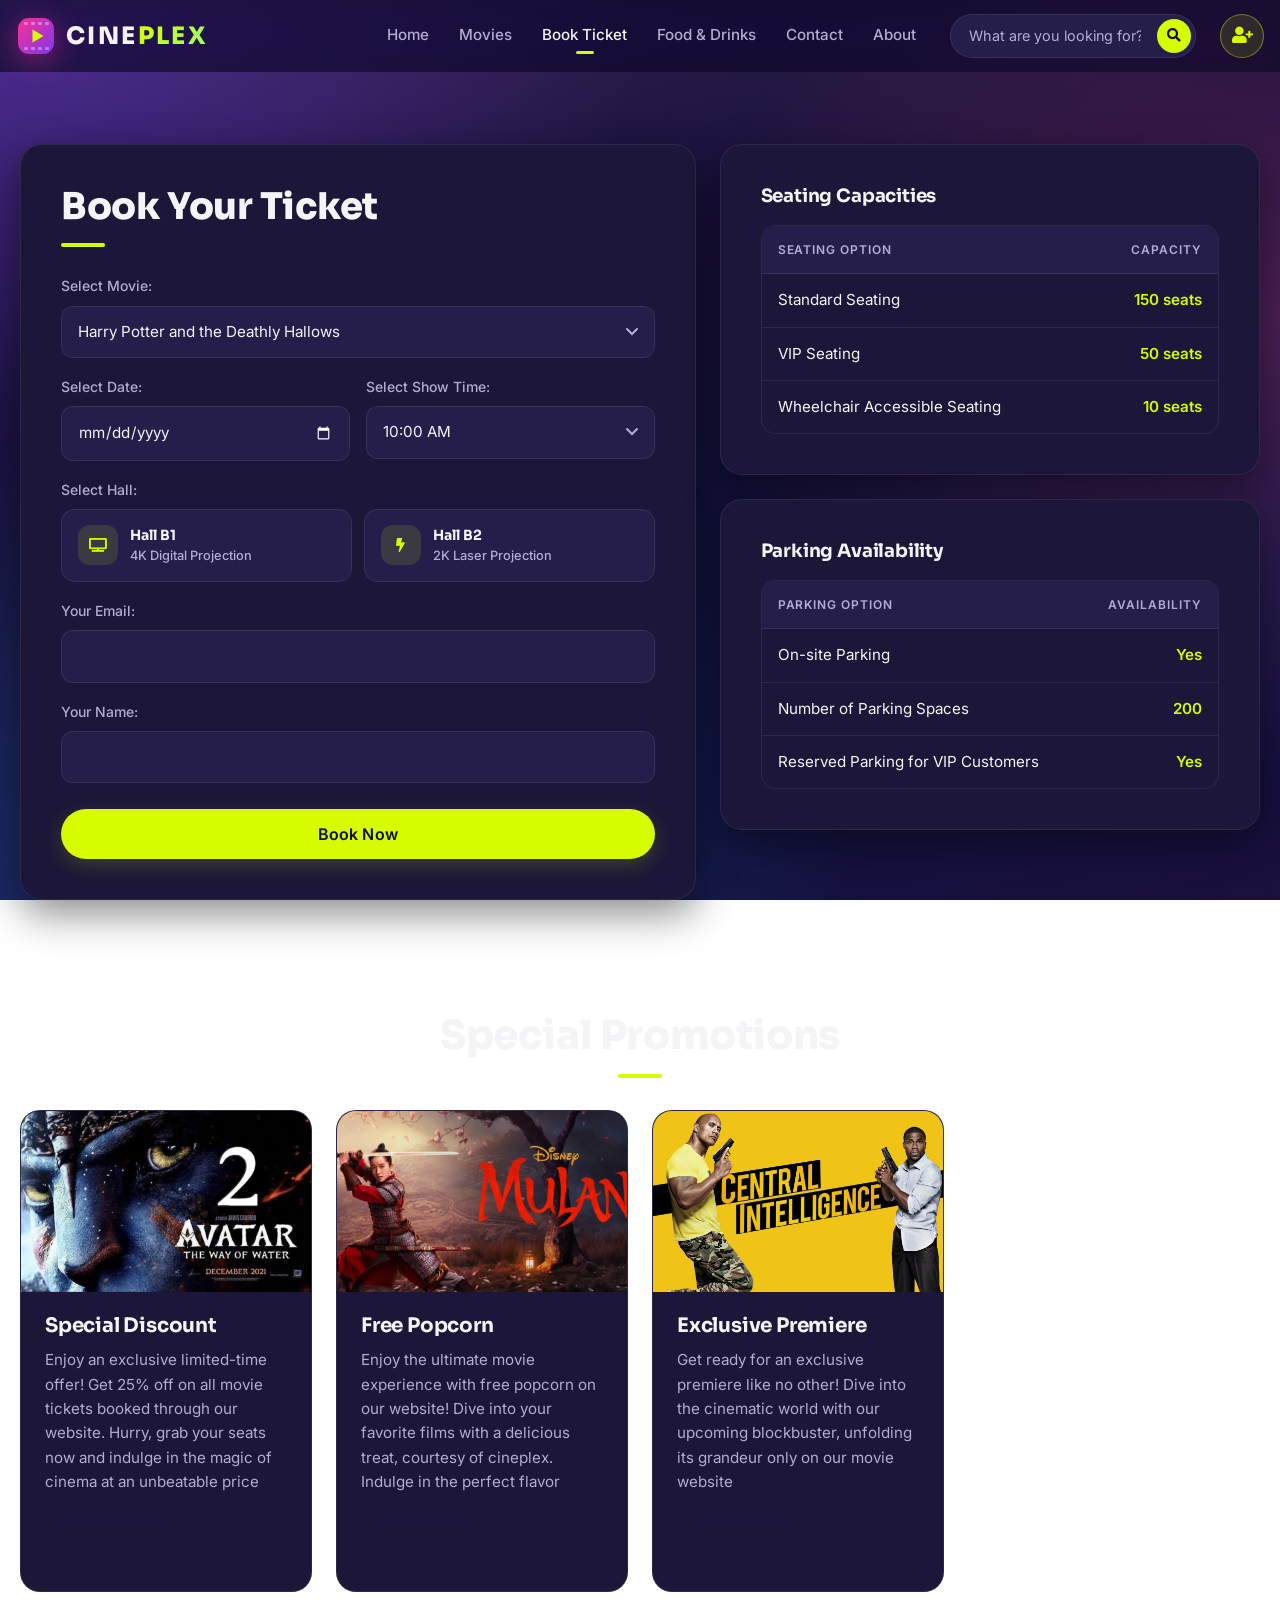
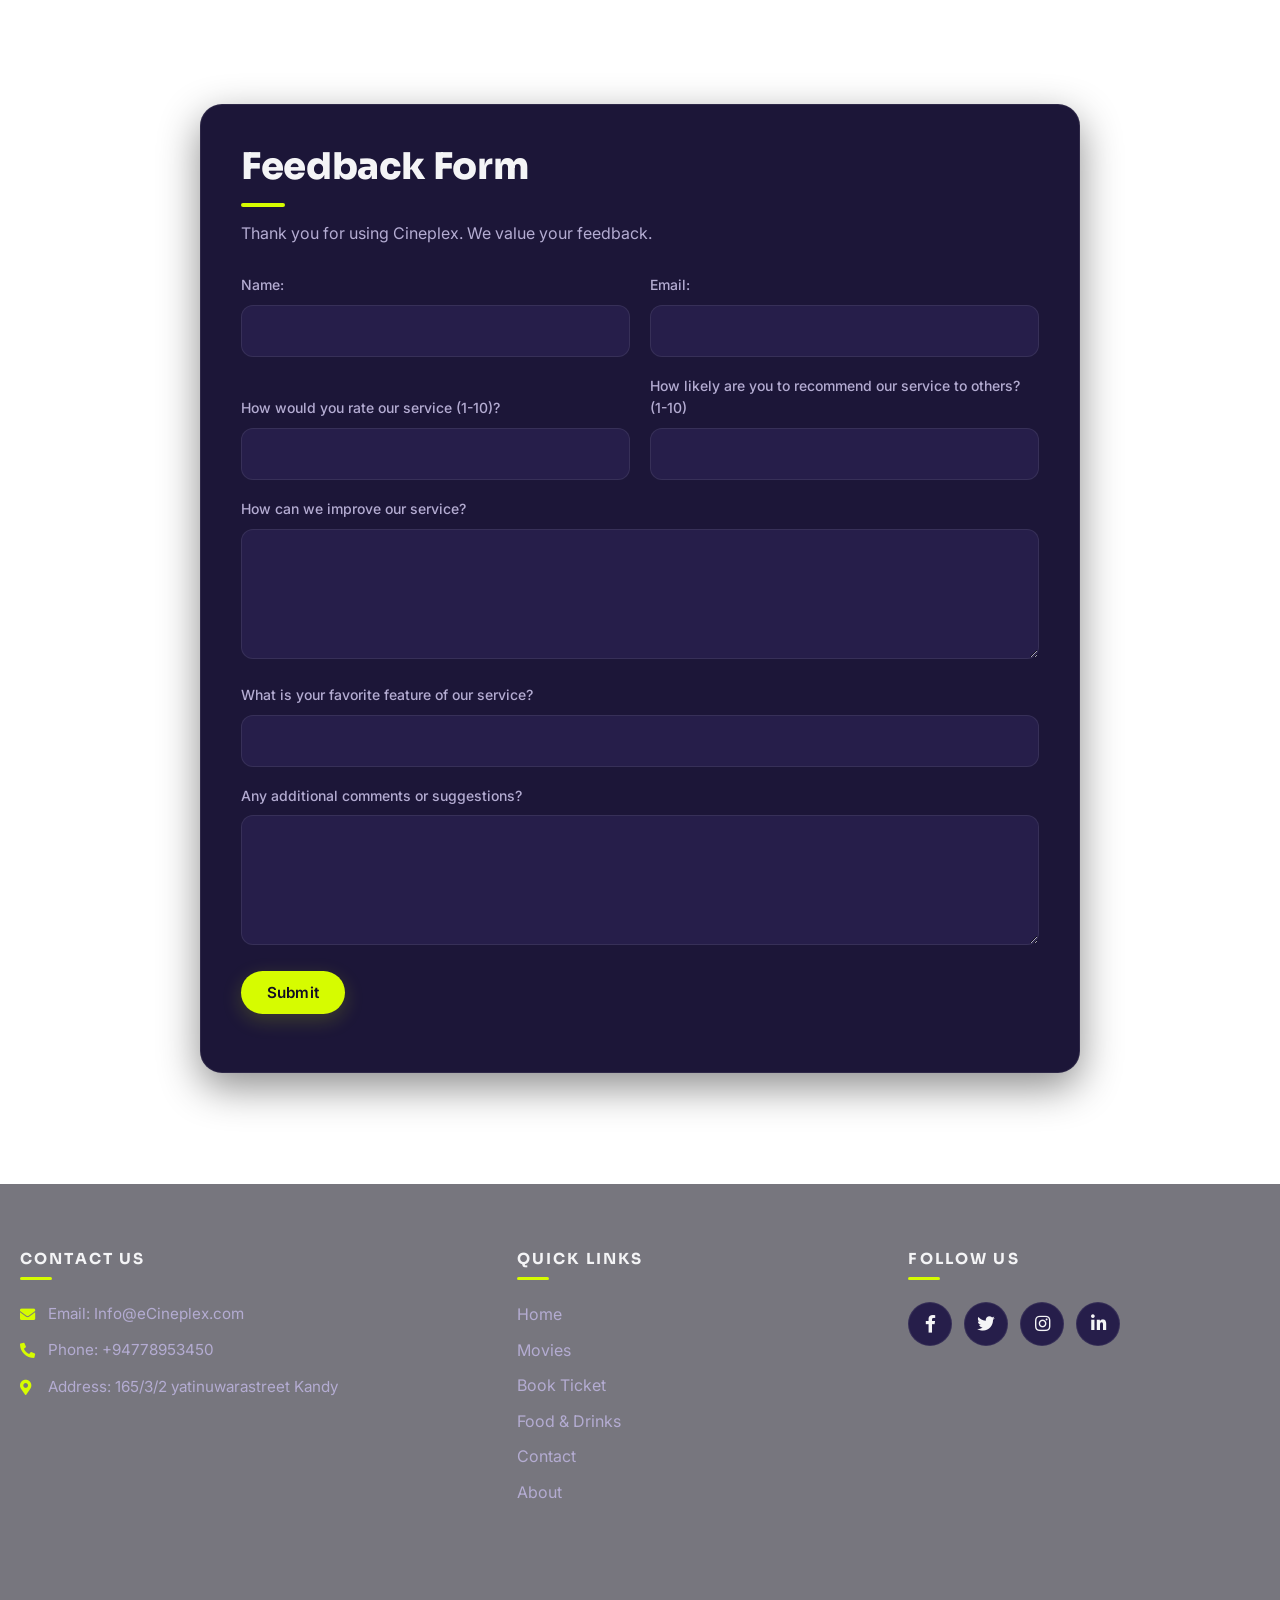
<file: bookticket.html>
<!DOCTYPE html>
<html lang="en">

<head>
    <meta charset="UTF-8">
    <meta http-equiv="X-UA-Compatible" content="IE=edge">
    <meta name="viewport" content="width=device-width, initial-scale=1.0">
    <link rel="preconnect" href="https://fonts.googleapis.com">
    <link rel="preconnect" href="https://fonts.gstatic.com" crossorigin>
    <link href="https://fonts.googleapis.com/css2?family=Inter:wght@400;500;600&family=Sora:wght@600;700;800&display=swap" rel="stylesheet">
    <link rel="stylesheet" href="https://cdnjs.cloudflare.com/ajax/libs/font-awesome/5.15.2/css/all.min.css">
    <link rel="stylesheet" href="style.css">
    <link rel="stylesheet" href="bookticket.css">
    <script src="https://www.paypal.com/sdk/js?client-id=YOUR_PAYPAL_CLIENT_ID&currency=USD"></script>
    <title>bookticket</title>
</head>

<body>
    <header class="navbar">
        <div class="navbar-container">
            <a href="Home.html" class="logo" aria-label="Cineplex home"><svg class="logo-mark" viewBox="0 0 40 40" aria-hidden="true"><defs><linearGradient id="logo-grad" x1="0" y1="0" x2="1" y2="1"><stop offset="0" stop-color="#ff2e93"/><stop offset="1" stop-color="#7c3aed"/></linearGradient></defs><rect x="2" y="2" width="36" height="36" rx="11" fill="url(#logo-grad)"/><g fill="#fff" fill-opacity="0.35"><rect x="8" y="6" width="4" height="3" rx="1"/><rect x="15" y="6" width="4" height="3" rx="1"/><rect x="22" y="6" width="4" height="3" rx="1"/><rect x="29" y="6" width="4" height="3" rx="1"/><rect x="8" y="31" width="4" height="3" rx="1"/><rect x="15" y="31" width="4" height="3" rx="1"/><rect x="22" y="31" width="4" height="3" rx="1"/><rect x="29" y="31" width="4" height="3" rx="1"/></g><path class="logo-play" d="M16.5 13.5v13l11-6.5z" fill="#d6fc00"/></svg><span class="logo-text">CINE<span>PLEX</span></span></a>
            <nav class="menu" id="site-menu">
                <ul>
                    <li><a href="Home.html">Home</a></li>
                    <li><a href="Movies.html">Movies</a></li>
                    <li><a href="bookticket.html">Book Ticket</a></li>
                    <li><a href="food.html">Food &amp; Drinks</a></li>
                    <li><a href="contact.html">Contact</a></li>
                    <li><a href="About.html">About</a></li>
                </ul>
                <form class="search" action="Movies.html" method="GET" role="search">
                    <input type="search" name="q" class="searchTerm" placeholder="What are you looking for?" aria-label="Search movies">
                    <button type="submit" class="searchButton" aria-label="Search"><i class="fa fa-search"></i></button>
                </form>
            </nav>
            <a href="signup.html" class="signup-icon" aria-label="Sign up" title="Sign up"><i class="fas fa-user-plus"></i></a>
            <button type="button" class="menu-toggle" aria-label="Toggle menu" aria-expanded="false" aria-controls="site-menu">
                <span></span><span></span><span></span>
            </button>
        </div>
    </header>

    <main class="page">
        <div class="booking-layout">
            <div class="booking-form-container card">
                <h1>Book Your Ticket</h1>
                <form id="booking-form" action="bookingticketform.php" method="POST">
                    <div class="form-group">
                        <label for="movie">Select Movie:</label>
                        <select id="movie" name="movie">
                            <option value="Harry Potter and the Deathly Hallows">Harry Potter and the Deathly Hallows</option>
                            <option value="Dragon Heart 3">Dragon Heart 3</option>
                            <option value="Hotel Trasylvania3">Hotel Trasylvania3</option>
                            <option value="Jumanji">Jumanji</option>
                            <option value="Avatar2">Avatar2</option>
                            <option value="Centtral Intelligence">Centtral Intelligence</option>
                            <option value="minions">minions</option>
                            <option value="Croods2">Croods2</option>
                            <option value="Mr &amp; Mrs Smith">Mr &amp; Mrs Smith</option>
                            <option value="Slumberland">Slumberland</option>
                            <option value="Dora">Dora</option>
                            <option value="Batman Forever">Batman Forever</option>
                            <option value="Barfi">Barfi</option>
                            <option value="Rio">Rio</option>
                            <option value="Tangled">Tangled</option>
                            <option value="Mulan">Mulan</option>
                            <option value="Home Alone">Home Alone</option>
                            <!-- Add other movie options here -->
                        </select>
                    </div>
                    <div class="form-row">
                        <div class="form-group">
                            <label for="date">Select Date:</label>
                            <input type="date" id="date" name="date" required>
                        </div>
                        <div class="form-group">
                            <label for="showtime">Select Show Time:</label>
                            <select id="showtime" name="showtime">
                                <option value="10:00 AM">10:00 AM</option>
                                <option value="1:00 PM">1:00 PM</option>
                                <!-- Add other show time options here -->
                            </select>
                        </div>
                    </div>

                    <fieldset class="form-group hall-picker">
                        <legend>Select Hall:</legend>
                        <div class="hall-options">
                            <label class="hall-option">
                                <input type="radio" name="hall" value="B1" required>
                                <span class="hall-card">
                                    <span class="hall-icon"><i class="fas fa-tv"></i></span>
                                    <span class="hall-name">Hall B1</span>
                                    <span class="hall-tech">4K Digital Projection</span>
                                </span>
                            </label>
                            <label class="hall-option">
                                <input type="radio" name="hall" value="B2" required>
                                <span class="hall-card">
                                    <span class="hall-icon"><i class="fas fa-bolt"></i></span>
                                    <span class="hall-name">Hall B2</span>
                                    <span class="hall-tech">2K Laser Projection</span>
                                </span>
                            </label>
                        </div>
                    </fieldset>

                    <div class="seat-picker" id="seat-picker" hidden>
                        <div class="seat-picker-head">
                            <span class="seat-picker-title">Pick Your Seats</span>
                            <span class="seat-picker-hall" id="seat-picker-hall"></span>
                        </div>
                        <div class="screen">Screen</div>
                        <div class="seat-map" id="seat-map" role="group" aria-label="Seat map"></div>
                        <ul class="seat-legend">
                            <li><span class="seat-swatch"></span>Available</li>
                            <li><span class="seat-swatch is-selected"></span>Selected</li>
                            <li><span class="seat-swatch is-sold"></span>Sold</li>
                        </ul>
                        <p class="seat-summary" id="seat-summary" aria-live="polite">No seats selected yet.</p>
                        <p class="seat-error" id="seat-error" role="alert"></p>
                        <input type="hidden" name="seats" id="seats-input">
                    </div>

                    <div class="form-group">
                        <label for="email">Your Email:</label>
                        <input type="email" id="email" name="email" required>
                    </div>
                    <div class="form-group">
                        <label for="name">Your Name:</label>
                        <input type="text" id="name" name="name" required>
                    </div>

                    <button type="submit">Book Now</button>
                    <div id="paypal-button-container"></div>
                </form>
            </div>

            <div class="booking-side">
                <section id="seating" class="card">
                    <h1>Seating Capacities</h1>
                    <table class="info-table">
                        <tr>
                            <th>Seating Option</th>
                            <th>Capacity</th>
                        </tr>
                        <tr>
                            <td>Standard Seating</td>
                            <td>150 seats</td>
                        </tr>
                        <tr>
                            <td>VIP Seating</td>
                            <td>50 seats</td>
                        </tr>
                        <tr>
                            <td>Wheelchair Accessible Seating</td>
                            <td>10 seats</td>
                        </tr>
                    </table>
                </section>

                <section id="parking" class="card">
                    <h1>Parking Availability</h1>
                    <table class="info-table">
                        <tr>
                            <th>Parking Option</th>
                            <th>Availability</th>
                        </tr>
                        <tr>
                            <td>On-site Parking</td>
                            <td>Yes</td>
                        </tr>
                        <tr>
                            <td>Number of Parking Spaces</td>
                            <td>200</td>
                        </tr>
                        <tr>
                            <td>Reserved Parking for VIP Customers</td>
                            <td>Yes</td>
                        </tr>
                    </table>
                </section>
            </div>
        </div>

        <div class="special-promotions">
            <h1 class="special-promotions-title">Special Promotions</h1>
            <div class="promotion-item">
                <div class="promotion-media"><img src="img/p-9.jpg" alt="Promotion 1" loading="lazy"></div>
                <h2 class="promotion-title">Special Discount</h2>
                <p class="promotion-desc">Enjoy an exclusive limited-time offer! Get 25% off on all movie tickets booked through our website. Hurry, grab your seats now and indulge in the magic of cinema at an unbeatable price</p>
                <a href="#" class="promotion-button btn-ghost">View Offer</a>
            </div>
            <div class="promotion-item">
                <div class="promotion-media"><img src="img/s-5.jpg" alt="Promotion 2" loading="lazy"></div>
                <h2 class="promotion-title">Free Popcorn</h2>
                <p class="promotion-desc">Enjoy the ultimate movie experience with free popcorn on our website! Dive into your favorite films with a delicious treat, courtesy of cineplex. Indulge in the perfect  flavor </p>
                <a href="#" class="promotion-button btn-ghost">View Offer</a>
            </div>
            <div class="promotion-item">
                <div class="promotion-media"><img src="img/k-15.jpg" alt="Promotion 3" loading="lazy"></div>
                <h2 class="promotion-title">Exclusive Premiere</h2>
                <p class="promotion-desc">Get ready for an exclusive premiere like no other! Dive into the cinematic world with our upcoming blockbuster, unfolding its grandeur only on our movie website</p>
                <a href="#" class="promotion-button btn-ghost">View Offer</a>
            </div>
        </div>
        <!-- End Special Promotions Section -->

        <div class="feedback-container card">
            <h1>Feedback Form</h1>
            <p>Thank you for using Cineplex. We value your feedback.</p>
            <form action="feedback.php" method="post" class="form-grid">
                <div class="form-group">
                    <label for="fb-name">Name:</label>
                    <input type="text" id="fb-name" name="name" required>
                </div>

                <div class="form-group">
                    <label for="fb-email">Email:</label>
                    <input type="email" id="fb-email" name="email" required>
                </div>

                <div class="form-group">
                    <label for="service-rating">How would you rate our service (1-10)?</label>
                    <input type="number" id="service-rating" name="service-rating" min="1" max="10" required>
                </div>

                <div class="form-group">
                    <label for="likelihood">How likely are you to recommend our service to others? (1-10)</label>
                    <input type="number" id="likelihood" name="likelihood" min="1" max="10" required>
                </div>

                <div class="form-group full">
                    <label for="improvements">How can we improve our service?</label>
                    <textarea id="improvements" name="improvements"></textarea>
                </div>

                <div class="form-group full">
                    <label for="favorite-feature">What is your favorite feature of our service?</label>
                    <input type="text" id="favorite-feature" name="favorite-feature">
                </div>

                <div class="form-group full">
                    <label for="additional-comments">Any additional comments or suggestions?</label>
                    <textarea id="additional-comments" name="additional-comments"></textarea>
                </div>

                <div class="form-group full">
                    <input type="submit" value="Submit">
                </div>
            </form>
        </div>
    </main>

    <footer>
        <div class="footer-container">
            <div class="footer-content">
                <h3>Contact Us</h3>
                <p><i class="fas fa-envelope"></i><span>Email: Info@eCineplex.com</span></p>
                <p><i class="fas fa-phone-alt"></i><span>Phone: +94778953450</span></p>
                <p><i class="fas fa-map-marker-alt"></i><span>Address: 165/3/2 yatinuwarastreet Kandy</span></p>
            </div>
            <div class="footer-content">
                <h3>Quick Links</h3>
                <ol class="list">
                    <li><a href="Home.html">Home</a></li>
                    <li><a href="Movies.html">Movies</a></li>
                    <li><a href="bookticket.html">Book Ticket</a></li>
                    <li><a href="food.html">Food &amp; Drinks</a></li>
                    <li><a href="contact.html">Contact</a></li>
                    <li><a href="About.html">About</a></li>
                </ol>
            </div>
            <div class="footer-content">
                <h3>Follow Us</h3>
                <ul class="social-icons">
                    <li><a href="https://www.facebook.com/" aria-label="Facebook"><i class="fab fa-facebook-f"></i></a></li>
                    <li><a href="https://twitter.com/?lang=en" aria-label="Twitter"><i class="fab fa-twitter"></i></a></li>
                    <li><a href="https://www.instagram.com/" aria-label="Instagram"><i class="fab fa-instagram"></i></a></li>
                    <li><a href="https://lk.linkedin.com/" aria-label="LinkedIn"><i class="fab fa-linkedin-in"></i></a></li>
                </ul>
            </div>
        </div>
        <div class="bottom-bar">
            <p>&copy; 2023 your company . All rights reserved</p>
            <p>Designed by Bimasha Jayathunga</p>
        </div>
    </footer>

    <script src="app.js"></script>
    <script src="seats.js"></script>
</body>

</html>
</file>
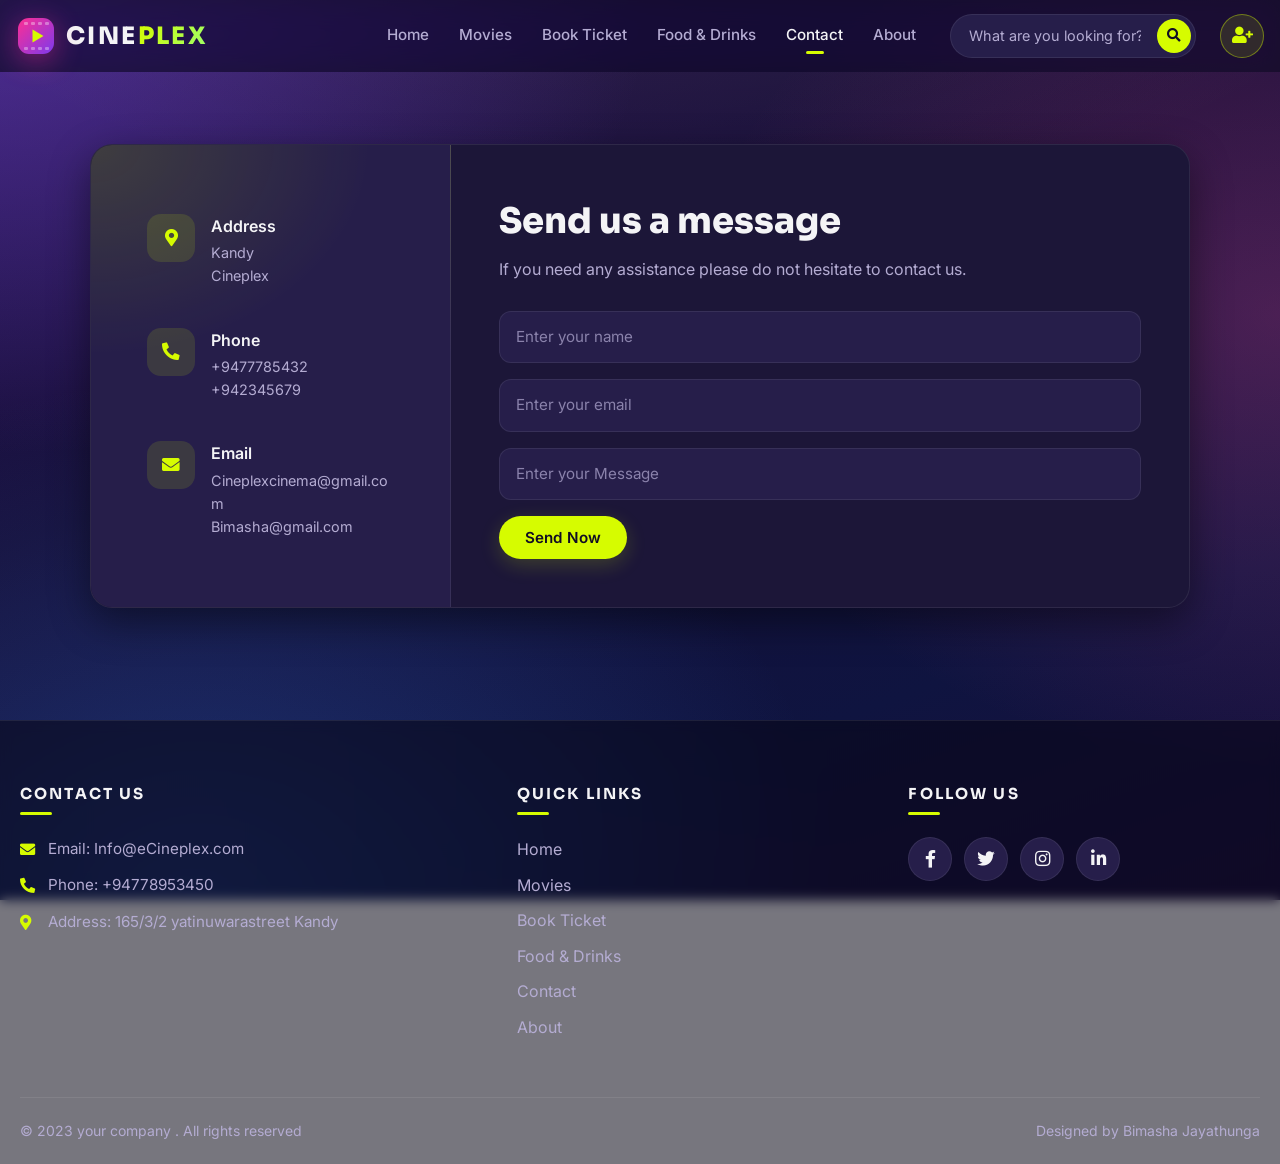
<file: contact.html>
<!DOCTYPE html>
<html lang="en">

<head>
    <meta charset="UTF-8">
    <meta http-equiv="X-UA-Compatible" content="IE=edge">
    <meta name="viewport" content="width=device-width, initial-scale=1.0">
    <link rel="preconnect" href="https://fonts.googleapis.com">
    <link rel="preconnect" href="https://fonts.gstatic.com" crossorigin>
    <link href="https://fonts.googleapis.com/css2?family=Inter:wght@400;500;600&family=Sora:wght@600;700;800&display=swap" rel="stylesheet">
    <link rel="stylesheet" href="https://cdnjs.cloudflare.com/ajax/libs/font-awesome/5.15.2/css/all.min.css">
    <link rel="stylesheet" href="style.css">
    <link rel="stylesheet" href="contact.css">
    <title>Cineplex</title>
</head>

<body>
    <header class="navbar">
        <div class="navbar-container">
            <a href="Home.html" class="logo" aria-label="Cineplex home"><svg class="logo-mark" viewBox="0 0 40 40" aria-hidden="true"><defs><linearGradient id="logo-grad" x1="0" y1="0" x2="1" y2="1"><stop offset="0" stop-color="#ff2e93"/><stop offset="1" stop-color="#7c3aed"/></linearGradient></defs><rect x="2" y="2" width="36" height="36" rx="11" fill="url(#logo-grad)"/><g fill="#fff" fill-opacity="0.35"><rect x="8" y="6" width="4" height="3" rx="1"/><rect x="15" y="6" width="4" height="3" rx="1"/><rect x="22" y="6" width="4" height="3" rx="1"/><rect x="29" y="6" width="4" height="3" rx="1"/><rect x="8" y="31" width="4" height="3" rx="1"/><rect x="15" y="31" width="4" height="3" rx="1"/><rect x="22" y="31" width="4" height="3" rx="1"/><rect x="29" y="31" width="4" height="3" rx="1"/></g><path class="logo-play" d="M16.5 13.5v13l11-6.5z" fill="#d6fc00"/></svg><span class="logo-text">CINE<span>PLEX</span></span></a>
            <nav class="menu" id="site-menu">
                <ul>
                    <li><a href="Home.html">Home</a></li>
                    <li><a href="Movies.html">Movies</a></li>
                    <li><a href="bookticket.html">Book Ticket</a></li>
                    <li><a href="food.html">Food &amp; Drinks</a></li>
                    <li><a href="contact.html">Contact</a></li>
                    <li><a href="About.html">About</a></li>
                </ul>
                <form class="search" action="Movies.html" method="GET" role="search">
                    <input type="search" name="q" class="searchTerm" placeholder="What are you looking for?" aria-label="Search movies">
                    <button type="submit" class="searchButton" aria-label="Search"><i class="fa fa-search"></i></button>
                </form>
            </nav>
            <a href="signup.html" class="signup-icon" aria-label="Sign up" title="Sign up"><i class="fas fa-user-plus"></i></a>
            <button type="button" class="menu-toggle" aria-label="Toggle menu" aria-expanded="false" aria-controls="site-menu">
                <span></span><span></span><span></span>
            </button>
        </div>
    </header>

    <main class="page">
        <div class="container">
            <div class="content card">
                <div class="left-side">
                    <div class="address details">
                        <i class="fas fa-map-marker-alt"></i>
                        <div class="topic">Address</div>
                        <div class="text-one">Kandy </div>
                        <div class="text-two">Cineplex</div>
                    </div>
                    <div class="phone details">
                        <i class="fas fa-phone-alt"></i>
                        <div class="topic">Phone</div>
                        <div class="text-one">+9477785432</div>
                        <div class="text-two">+942345679</div>
                    </div>
                    <div class="email details">
                        <i class="fas fa-envelope"></i>
                        <div class="topic">Email</div>
                        <div class="text-one">Cineplexcinema@gmail.com</div>
                        <div class="text-two">Bimasha@gmail.com</div>
                    </div>
                </div>
                <div class="right-side">
                    <div class="topic-text">Send us a message</div>
                    <p>If you need any assistance please do not hesitate to contact us.</p>
                    <form action="#">
                        <div class="input-box">
                            <input type="text" placeholder="Enter your name" aria-label="Your name">
                        </div>
                        <div class="input-box">
                            <input type="text" placeholder="Enter your email" aria-label="Your email">
                        </div>
                        <div class="input-box message-box">
                            <input type="text" placeholder="Enter your Message" aria-label="Your message">
                        </div>
                        <div class="button">
                            <input type="button" value="Send Now">
                        </div>
                    </form>
                </div>
            </div>
        </div>
    </main>

    <footer>
        <div class="footer-container">
            <div class="footer-content">
                <h3>Contact Us</h3>
                <p><i class="fas fa-envelope"></i><span>Email: Info@eCineplex.com</span></p>
                <p><i class="fas fa-phone-alt"></i><span>Phone: +94778953450</span></p>
                <p><i class="fas fa-map-marker-alt"></i><span>Address: 165/3/2 yatinuwarastreet Kandy</span></p>
            </div>
            <div class="footer-content">
                <h3>Quick Links</h3>
                <ol class="list">
                    <li><a href="Home.html">Home</a></li>
                    <li><a href="Movies.html">Movies</a></li>
                    <li><a href="bookticket.html">Book Ticket</a></li>
                    <li><a href="food.html">Food &amp; Drinks</a></li>
                    <li><a href="contact.html">Contact</a></li>
                    <li><a href="About.html">About</a></li>
                </ol>
            </div>
            <div class="footer-content">
                <h3>Follow Us</h3>
                <ul class="social-icons">
                    <li><a href="https://www.facebook.com/" aria-label="Facebook"><i class="fab fa-facebook-f"></i></a></li>
                    <li><a href="https://twitter.com/?lang=en" aria-label="Twitter"><i class="fab fa-twitter"></i></a></li>
                    <li><a href="https://www.instagram.com/" aria-label="Instagram"><i class="fab fa-instagram"></i></a></li>
                    <li><a href="https://lk.linkedin.com/" aria-label="LinkedIn"><i class="fab fa-linkedin-in"></i></a></li>
                </ul>
            </div>
        </div>
        <div class="bottom-bar">
            <p>&copy; 2023 your company . All rights reserved</p>
            <p>Designed by Bimasha Jayathunga</p>
        </div>
    </footer>

    <script src="app.js"></script>
</body>

</html>
</file>
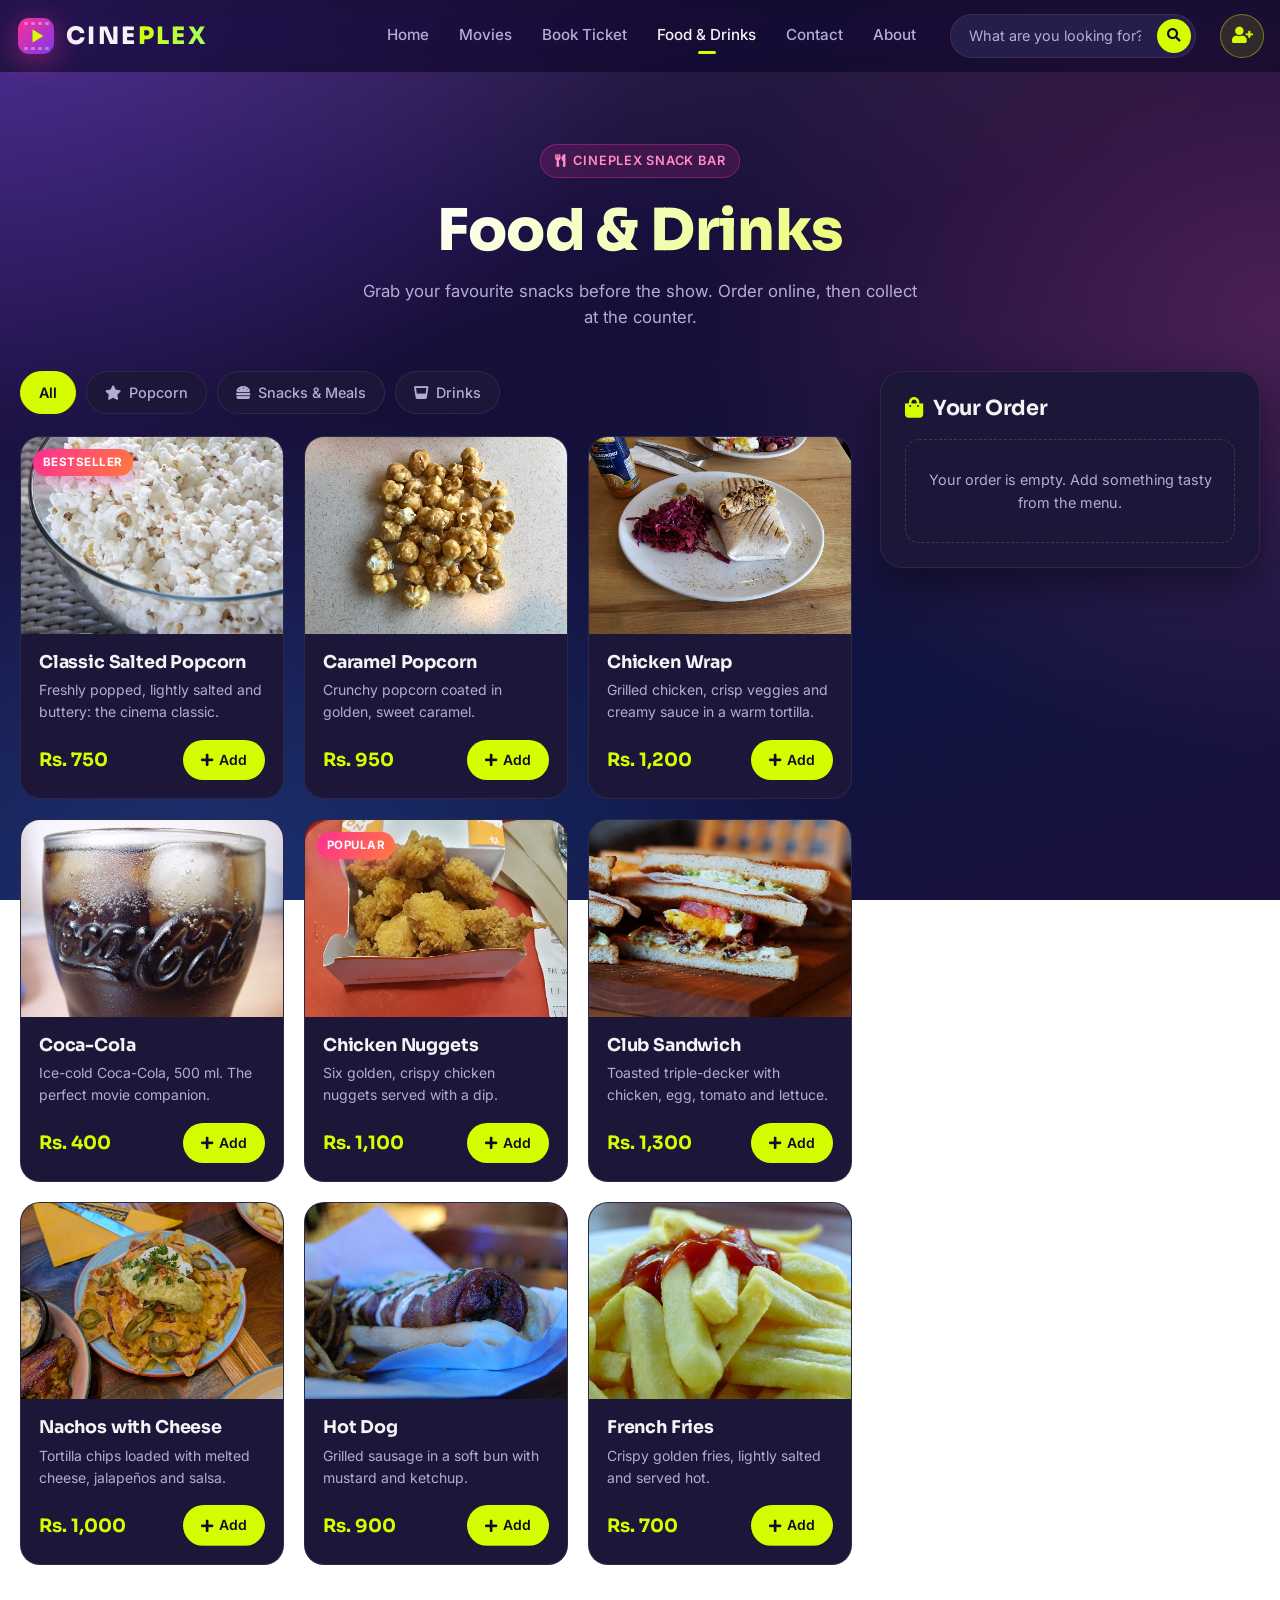
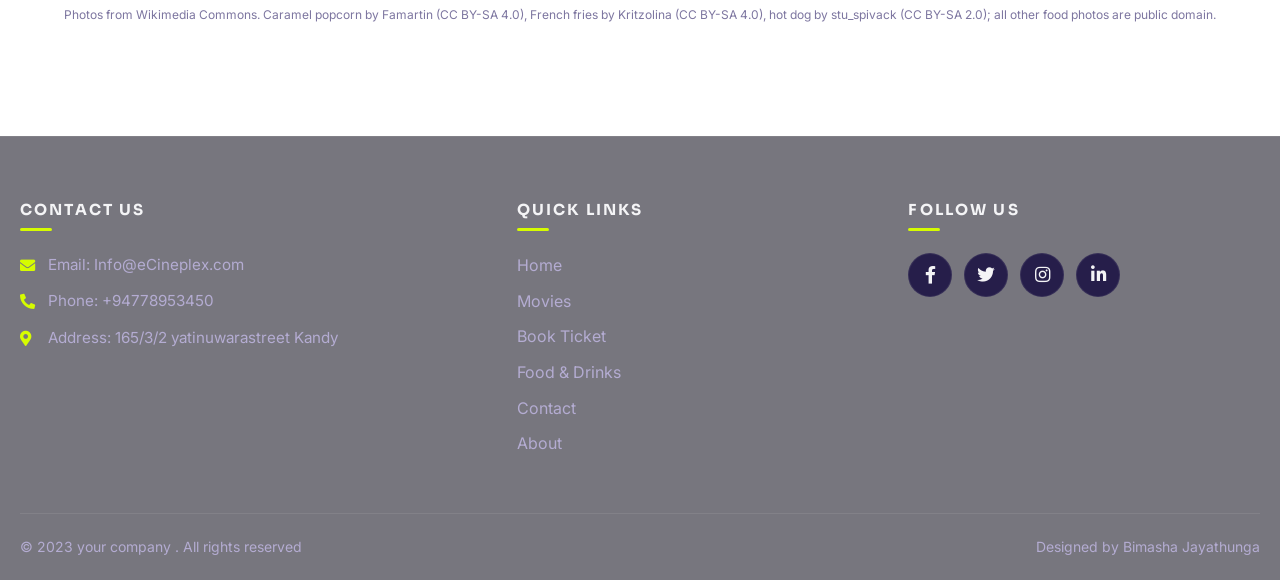
<file: food.html>
<!DOCTYPE html>
<html lang="en">

<head>
    <meta charset="UTF-8">
    <meta http-equiv="X-UA-Compatible" content="IE=edge">
    <meta name="viewport" content="width=device-width, initial-scale=1.0">
    <link rel="preconnect" href="https://fonts.googleapis.com">
    <link rel="preconnect" href="https://fonts.gstatic.com" crossorigin>
    <link href="https://fonts.googleapis.com/css2?family=Inter:wght@400;500;600&family=Sora:wght@600;700;800&display=swap" rel="stylesheet">
    <link rel="stylesheet" href="https://cdnjs.cloudflare.com/ajax/libs/font-awesome/5.15.2/css/all.min.css">
    <link rel="stylesheet" href="style.css">
    <link rel="stylesheet" href="food.css">
    <script src="https://js.stripe.com/v3/"></script>
    <title>Food &amp; Drinks</title>
</head>

<body>
    <header class="navbar">
        <div class="navbar-container">
            <a href="Home.html" class="logo" aria-label="Cineplex home"><svg class="logo-mark" viewBox="0 0 40 40" aria-hidden="true"><defs><linearGradient id="logo-grad" x1="0" y1="0" x2="1" y2="1"><stop offset="0" stop-color="#ff2e93"/><stop offset="1" stop-color="#7c3aed"/></linearGradient></defs><rect x="2" y="2" width="36" height="36" rx="11" fill="url(#logo-grad)"/><g fill="#fff" fill-opacity="0.35"><rect x="8" y="6" width="4" height="3" rx="1"/><rect x="15" y="6" width="4" height="3" rx="1"/><rect x="22" y="6" width="4" height="3" rx="1"/><rect x="29" y="6" width="4" height="3" rx="1"/><rect x="8" y="31" width="4" height="3" rx="1"/><rect x="15" y="31" width="4" height="3" rx="1"/><rect x="22" y="31" width="4" height="3" rx="1"/><rect x="29" y="31" width="4" height="3" rx="1"/></g><path class="logo-play" d="M16.5 13.5v13l11-6.5z" fill="#d6fc00"/></svg><span class="logo-text">CINE<span>PLEX</span></span></a>
            <nav class="menu" id="site-menu">
                <ul>
                    <li><a href="Home.html">Home</a></li>
                    <li><a href="Movies.html">Movies</a></li>
                    <li><a href="bookticket.html">Book Ticket</a></li>
                    <li><a href="food.html">Food &amp; Drinks</a></li>
                    <li><a href="contact.html">Contact</a></li>
                    <li><a href="About.html">About</a></li>
                </ul>
                <form class="search" action="Movies.html" method="GET" role="search">
                    <input type="search" name="q" class="searchTerm" placeholder="What are you looking for?" aria-label="Search movies">
                    <button type="submit" class="searchButton" aria-label="Search"><i class="fa fa-search"></i></button>
                </form>
            </nav>
            <a href="signup.html" class="signup-icon" aria-label="Sign up" title="Sign up"><i class="fas fa-user-plus"></i></a>
            <button type="button" class="menu-toggle" aria-label="Toggle menu" aria-expanded="false" aria-controls="site-menu">
                <span></span><span></span><span></span>
            </button>
        </div>
    </header>

    <main class="page">
        <section class="food-intro">
            <span class="food-eyebrow"><i class="fas fa-utensils"></i> Cineplex Snack Bar</span>
            <h1>Food &amp; Drinks</h1>
            <p>Grab your favourite snacks before the show. Order online, then collect at the counter.</p>
        </section>

        <div class="food-layout">
            <section class="food-menu" aria-label="Menu">
                <div class="food-filters" role="group" aria-label="Filter menu">
                    <button type="button" class="chip is-active" data-filter="all">All</button>
                    <button type="button" class="chip" data-filter="popcorn"><i class="fas fa-star"></i> Popcorn</button>
                    <button type="button" class="chip" data-filter="snacks"><i class="fas fa-hamburger"></i> Snacks &amp; Meals</button>
                    <button type="button" class="chip" data-filter="drinks"><i class="fas fa-glass-whiskey"></i> Drinks</button>
                </div>

                <div class="food-grid">
                    <article class="food-card" data-id="popcorn-classic" data-price="750" data-category="popcorn">
                        <div class="food-media"><img src="img/food/popcorn-classic.jpg" alt="A bowl of salted popcorn" loading="lazy"><span class="food-tag">Bestseller</span></div>
                        <div class="food-body">
                            <h2 class="food-name">Classic Salted Popcorn</h2>
                            <p class="food-desc">Freshly popped, lightly salted and buttery: the cinema classic.</p>
                            <div class="food-foot"><span class="food-price">Rs. 750</span><div class="food-actions"></div></div>
                        </div>
                    </article>

                    <article class="food-card" data-id="popcorn-caramel" data-price="950" data-category="popcorn">
                        <div class="food-media"><img src="img/food/popcorn-caramel.jpg" alt="Caramel coated popcorn" loading="lazy"></div>
                        <div class="food-body">
                            <h2 class="food-name">Caramel Popcorn</h2>
                            <p class="food-desc">Crunchy popcorn coated in golden, sweet caramel.</p>
                            <div class="food-foot"><span class="food-price">Rs. 950</span><div class="food-actions"></div></div>
                        </div>
                    </article>

                    <article class="food-card" data-id="chicken-wrap" data-price="1200" data-category="snacks">
                        <div class="food-media"><img src="img/food/chicken-wrap.jpg" alt="A grilled wrap on a plate" loading="lazy"></div>
                        <div class="food-body">
                            <h2 class="food-name">Chicken Wrap</h2>
                            <p class="food-desc">Grilled chicken, crisp veggies and creamy sauce in a warm tortilla.</p>
                            <div class="food-foot"><span class="food-price">Rs. 1,200</span><div class="food-actions"></div></div>
                        </div>
                    </article>

                    <article class="food-card" data-id="coca-cola" data-price="400" data-category="drinks">
                        <div class="food-media"><img src="img/food/coca-cola.jpg" alt="A glass of Coca-Cola with ice" loading="lazy"></div>
                        <div class="food-body">
                            <h2 class="food-name">Coca-Cola</h2>
                            <p class="food-desc">Ice-cold Coca-Cola, 500 ml. The perfect movie companion.</p>
                            <div class="food-foot"><span class="food-price">Rs. 400</span><div class="food-actions"></div></div>
                        </div>
                    </article>

                    <article class="food-card" data-id="nuggets" data-price="1100" data-category="snacks">
                        <div class="food-media"><img src="img/food/nuggets.jpg" alt="Crispy chicken nuggets in a box" loading="lazy"><span class="food-tag">Popular</span></div>
                        <div class="food-body">
                            <h2 class="food-name">Chicken Nuggets</h2>
                            <p class="food-desc">Six golden, crispy chicken nuggets served with a dip.</p>
                            <div class="food-foot"><span class="food-price">Rs. 1,100</span><div class="food-actions"></div></div>
                        </div>
                    </article>

                    <article class="food-card" data-id="club-sandwich" data-price="1300" data-category="snacks">
                        <div class="food-media"><img src="img/food/club-sandwich.jpg" alt="A toasted club sandwich" loading="lazy"></div>
                        <div class="food-body">
                            <h2 class="food-name">Club Sandwich</h2>
                            <p class="food-desc">Toasted triple-decker with chicken, egg, tomato and lettuce.</p>
                            <div class="food-foot"><span class="food-price">Rs. 1,300</span><div class="food-actions"></div></div>
                        </div>
                    </article>

                    <article class="food-card" data-id="nachos" data-price="1000" data-category="snacks">
                        <div class="food-media"><img src="img/food/nachos.jpg" alt="Nachos with cheese and jalapeños" loading="lazy"></div>
                        <div class="food-body">
                            <h2 class="food-name">Nachos with Cheese</h2>
                            <p class="food-desc">Tortilla chips loaded with melted cheese, jalapeños and salsa.</p>
                            <div class="food-foot"><span class="food-price">Rs. 1,000</span><div class="food-actions"></div></div>
                        </div>
                    </article>

                    <article class="food-card" data-id="hot-dog" data-price="900" data-category="snacks">
                        <div class="food-media"><img src="img/food/hot-dog.jpg" alt="A grilled hot dog in a bun" loading="lazy"></div>
                        <div class="food-body">
                            <h2 class="food-name">Hot Dog</h2>
                            <p class="food-desc">Grilled sausage in a soft bun with mustard and ketchup.</p>
                            <div class="food-foot"><span class="food-price">Rs. 900</span><div class="food-actions"></div></div>
                        </div>
                    </article>

                    <article class="food-card" data-id="fries" data-price="700" data-category="snacks">
                        <div class="food-media"><img src="img/food/fries.jpg" alt="French fries with ketchup" loading="lazy"></div>
                        <div class="food-body">
                            <h2 class="food-name">French Fries</h2>
                            <p class="food-desc">Crispy golden fries, lightly salted and served hot.</p>
                            <div class="food-foot"><span class="food-price">Rs. 700</span><div class="food-actions"></div></div>
                        </div>
                    </article>
                </div>
            </section>

            <aside class="cart card" id="cart" aria-label="Your order">
                <h2 class="cart-title"><i class="fas fa-shopping-bag"></i> Your Order</h2>

                <div id="checkout-area">
                    <p class="cart-empty" id="cart-empty">Your order is empty. Add something tasty from the menu.</p>
                    <ul class="cart-items" id="cart-items"></ul>
                    <div class="cart-total" id="cart-total" hidden>
                        <span>Total</span>
                        <strong id="cart-total-value">Rs. 0</strong>
                    </div>

                    <form class="checkout" id="checkout-form" hidden novalidate>
                        <div class="form-group">
                            <label for="order-name">Your Name</label>
                            <input type="text" id="order-name" name="name" required autocomplete="name">
                        </div>
                        <div class="form-group">
                            <label for="order-email">Your Email</label>
                            <input type="email" id="order-email" name="email" required autocomplete="email">
                        </div>

                        <fieldset class="pay-methods">
                            <legend>Payment Method</legend>
                            <label class="pay-option">
                                <input type="radio" name="payment" value="card" checked>
                                <span class="pay-card"><i class="far fa-credit-card"></i><span>Card<small>Secure payment by Stripe</small></span></span>
                            </label>
                            <label class="pay-option">
                                <input type="radio" name="payment" value="cash">
                                <span class="pay-card"><i class="fas fa-money-bill-wave"></i><span>Cash in Hand<small>Pay at the counter</small></span></span>
                            </label>
                        </fieldset>

                        <div class="card-panel" id="card-panel">
                            <div class="card-element" id="card-element"></div>
                            <p class="card-note"><i class="fas fa-lock"></i> Card details go straight to Stripe and never touch our servers.</p>
                        </div>

                        <p class="checkout-error" id="checkout-error" role="alert"></p>
                        <button type="submit" class="checkout-button" id="checkout-button">Place Order</button>
                    </form>
                </div>

                <div class="order-success" id="order-success" hidden>
                    <div class="success-icon"><i class="fas fa-check"></i></div>
                    <h3 id="success-title">Order confirmed!</h3>
                    <p id="success-text"></p>
                    <button type="button" class="btn btn-ghost" id="new-order">Order something else</button>
                </div>
            </aside>
        </div>

        <p class="photo-credits">
            Photos from Wikimedia Commons. Caramel popcorn by Famartin (CC BY-SA 4.0), French fries by Kritzolina (CC BY-SA 4.0),
            hot dog by stu_spivack (CC BY-SA 2.0); all other food photos are public domain.
        </p>

        <a href="#cart" class="cart-fab" id="cart-fab" hidden>
            <span><i class="fas fa-shopping-bag"></i> <span id="cart-fab-count">0 items</span></span>
            <strong id="cart-fab-total">Rs. 0</strong>
        </a>
    </main>

    <footer>
        <div class="footer-container">
            <div class="footer-content">
                <h3>Contact Us</h3>
                <p><i class="fas fa-envelope"></i><span>Email: Info@eCineplex.com</span></p>
                <p><i class="fas fa-phone-alt"></i><span>Phone: +94778953450</span></p>
                <p><i class="fas fa-map-marker-alt"></i><span>Address: 165/3/2 yatinuwarastreet Kandy</span></p>
            </div>
            <div class="footer-content">
                <h3>Quick Links</h3>
                <ol class="list">
                    <li><a href="Home.html">Home</a></li>
                    <li><a href="Movies.html">Movies</a></li>
                    <li><a href="bookticket.html">Book Ticket</a></li>
                    <li><a href="food.html">Food &amp; Drinks</a></li>
                    <li><a href="contact.html">Contact</a></li>
                    <li><a href="About.html">About</a></li>
                </ol>
            </div>
            <div class="footer-content">
                <h3>Follow Us</h3>
                <ul class="social-icons">
                    <li><a href="https://www.facebook.com/" aria-label="Facebook"><i class="fab fa-facebook-f"></i></a></li>
                    <li><a href="https://twitter.com/?lang=en" aria-label="Twitter"><i class="fab fa-twitter"></i></a></li>
                    <li><a href="https://www.instagram.com/" aria-label="Instagram"><i class="fab fa-instagram"></i></a></li>
                    <li><a href="https://lk.linkedin.com/" aria-label="LinkedIn"><i class="fab fa-linkedin-in"></i></a></li>
                </ul>
            </div>
        </div>
        <div class="bottom-bar">
            <p>&copy; 2023 your company . All rights reserved</p>
            <p>Designed by Bimasha Jayathunga</p>
        </div>
    </footer>

    <script src="app.js"></script>
    <script src="food.js"></script>
</body>

</html>
</file>
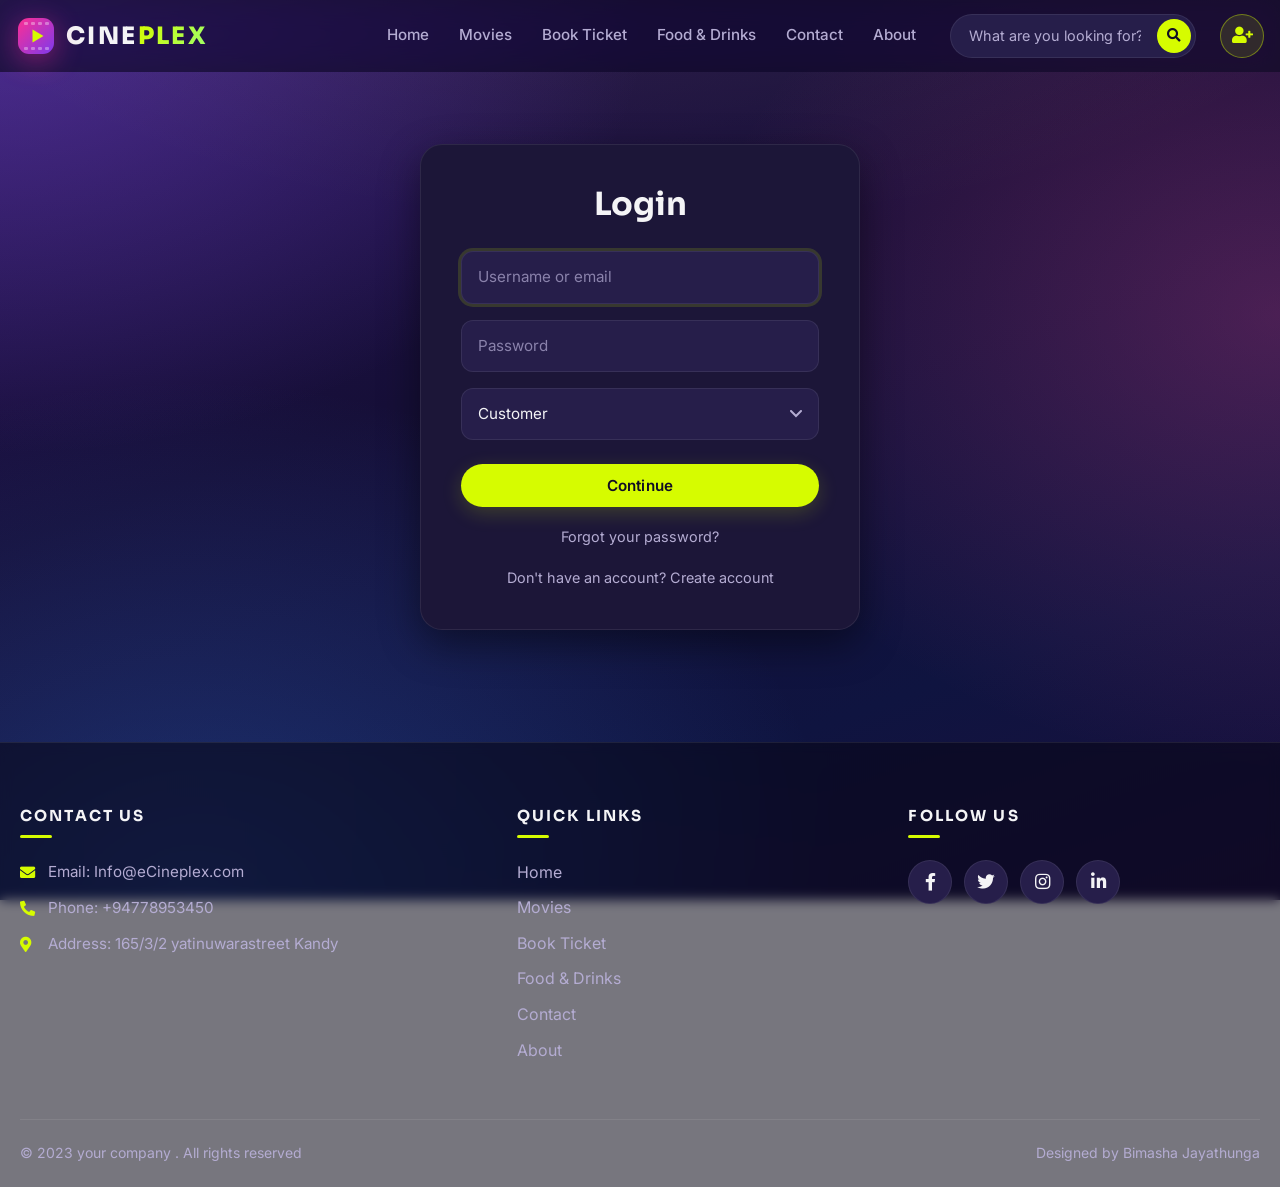
<file: login.html>
<!DOCTYPE html>
<html lang="en">

<head>
    <meta charset="UTF-8">
    <meta http-equiv="X-UA-Compatible" content="IE=edge">
    <meta name="viewport" content="width=device-width, initial-scale=1.0">
    <link rel="preconnect" href="https://fonts.googleapis.com">
    <link rel="preconnect" href="https://fonts.gstatic.com" crossorigin>
    <link href="https://fonts.googleapis.com/css2?family=Inter:wght@400;500;600&family=Sora:wght@600;700;800&display=swap" rel="stylesheet">
    <link rel="stylesheet" href="https://cdnjs.cloudflare.com/ajax/libs/font-awesome/5.15.2/css/all.min.css">
    <link rel="stylesheet" href="style.css">
    <title>Login</title>
</head>

<body>
    <header class="navbar">
        <div class="navbar-container">
            <a href="Home.html" class="logo" aria-label="Cineplex home"><svg class="logo-mark" viewBox="0 0 40 40" aria-hidden="true"><defs><linearGradient id="logo-grad" x1="0" y1="0" x2="1" y2="1"><stop offset="0" stop-color="#ff2e93"/><stop offset="1" stop-color="#7c3aed"/></linearGradient></defs><rect x="2" y="2" width="36" height="36" rx="11" fill="url(#logo-grad)"/><g fill="#fff" fill-opacity="0.35"><rect x="8" y="6" width="4" height="3" rx="1"/><rect x="15" y="6" width="4" height="3" rx="1"/><rect x="22" y="6" width="4" height="3" rx="1"/><rect x="29" y="6" width="4" height="3" rx="1"/><rect x="8" y="31" width="4" height="3" rx="1"/><rect x="15" y="31" width="4" height="3" rx="1"/><rect x="22" y="31" width="4" height="3" rx="1"/><rect x="29" y="31" width="4" height="3" rx="1"/></g><path class="logo-play" d="M16.5 13.5v13l11-6.5z" fill="#d6fc00"/></svg><span class="logo-text">CINE<span>PLEX</span></span></a>
            <nav class="menu" id="site-menu">
                <ul>
                    <li><a href="Home.html">Home</a></li>
                    <li><a href="Movies.html">Movies</a></li>
                    <li><a href="bookticket.html">Book Ticket</a></li>
                    <li><a href="food.html">Food &amp; Drinks</a></li>
                    <li><a href="contact.html">Contact</a></li>
                    <li><a href="About.html">About</a></li>
                </ul>
                <form class="search" action="Movies.html" method="GET" role="search">
                    <input type="search" name="q" class="searchTerm" placeholder="What are you looking for?" aria-label="Search movies">
                    <button type="submit" class="searchButton" aria-label="Search"><i class="fa fa-search"></i></button>
                </form>
            </nav>
            <a href="signup.html" class="signup-icon" aria-label="Sign up" title="Sign up"><i class="fas fa-user-plus"></i></a>
            <button type="button" class="menu-toggle" aria-label="Toggle menu" aria-expanded="false" aria-controls="site-menu">
                <span></span><span></span><span></span>
            </button>
        </div>
    </header>

    <main class="page auth">
        <div class="container auth-card card">
            <form class="form" id="loginForm" method="POST" action="login.php">
                <h1 class="form__title">Login</h1>
                <div class="form__message form__message--error"></div>
                <div class="form__input-group">
                    <input type="text" name="username" id="username" class="form__input" autofocus placeholder="Username or email">
                    <div class="form__input-error-message"></div>
                </div>
                <div class="form__input-group">
                    <input type="password" name="password" id="password" class="form__input" placeholder="Password">
                    <div class="form__input-error-message"></div>
                </div>
                <div class="form__input-group">
                    <select name="role" id="role" class="form__input">
                        <option value="customer">Customer</option>
                        <option value="admin">Admin</option>
                        <option value="staff">Staff</option>
                    </select>
                </div>
                <button class="form__button" type="submit">Continue</button>
                <p class="form__text">
                    <a href="#" class="form__link">Forgot your password?</a>
                </p>
                <p class="form__text">
                    <a class="form__link" href="#" id="createAccountLink">Don't have an account? Create account</a>
                </p>
            </form>

            <form class="form form--hidden" id="createAccountForm">
                <h1 class="form__title">Create Account</h1>
                <div class="form__message form__message--error"></div>
                <div class="form__input-group">
                    <input type="text" name="signupUsername" id="signupUsername" class="form__input" autofocus placeholder="Username">
                    <div class="form__input-error-message"></div>
                </div>
                <div class="form__input-group">
                    <input type="text" name="email" id="email" class="form__input" autofocus placeholder="Email Address">
                    <div class="form__input-error-message"></div>
                </div>
                <div class="form__input-group">
                    <input type="password" name="signupPassword" id="signupPassword" class="form__input" autofocus placeholder="Password">
                    <div class="form__input-error-message"></div>
                </div>
                <div class="form__input-group">
                    <input type="password" name="confirmPassword" id="confirmPassword" class="form__input" autofocus placeholder="Confirm password">
                    <div class="form__input-error-message"></div>
                </div>
                <button class="form__button" type="submit">Continue</button>
                <p class="form__text">
                    <a class="form__link" href="#" id="loginLink">Already have an account? Sign in</a>
                </p>
            </form>
        </div>
    </main>

    <footer>
        <div class="footer-container">
            <div class="footer-content">
                <h3>Contact Us</h3>
                <p><i class="fas fa-envelope"></i><span>Email: Info@eCineplex.com</span></p>
                <p><i class="fas fa-phone-alt"></i><span>Phone: +94778953450</span></p>
                <p><i class="fas fa-map-marker-alt"></i><span>Address: 165/3/2 yatinuwarastreet Kandy</span></p>
            </div>
            <div class="footer-content">
                <h3>Quick Links</h3>
                <ol class="list">
                    <li><a href="Home.html">Home</a></li>
                    <li><a href="Movies.html">Movies</a></li>
                    <li><a href="bookticket.html">Book Ticket</a></li>
                    <li><a href="food.html">Food &amp; Drinks</a></li>
                    <li><a href="contact.html">Contact</a></li>
                    <li><a href="About.html">About</a></li>
                </ol>
            </div>
            <div class="footer-content">
                <h3>Follow Us</h3>
                <ul class="social-icons">
                    <li><a href="https://www.facebook.com/" aria-label="Facebook"><i class="fab fa-facebook-f"></i></a></li>
                    <li><a href="https://twitter.com/?lang=en" aria-label="Twitter"><i class="fab fa-twitter"></i></a></li>
                    <li><a href="https://www.instagram.com/" aria-label="Instagram"><i class="fab fa-instagram"></i></a></li>
                    <li><a href="https://lk.linkedin.com/" aria-label="LinkedIn"><i class="fab fa-linkedin-in"></i></a></li>
                </ul>
            </div>
        </div>
        <div class="bottom-bar">
            <p>&copy; 2023 your company . All rights reserved</p>
            <p>Designed by Bimasha Jayathunga</p>
        </div>
    </footer>

    <script src="app.js"></script>
    <script src="login.js"></script>
</body>

</html>
</file>
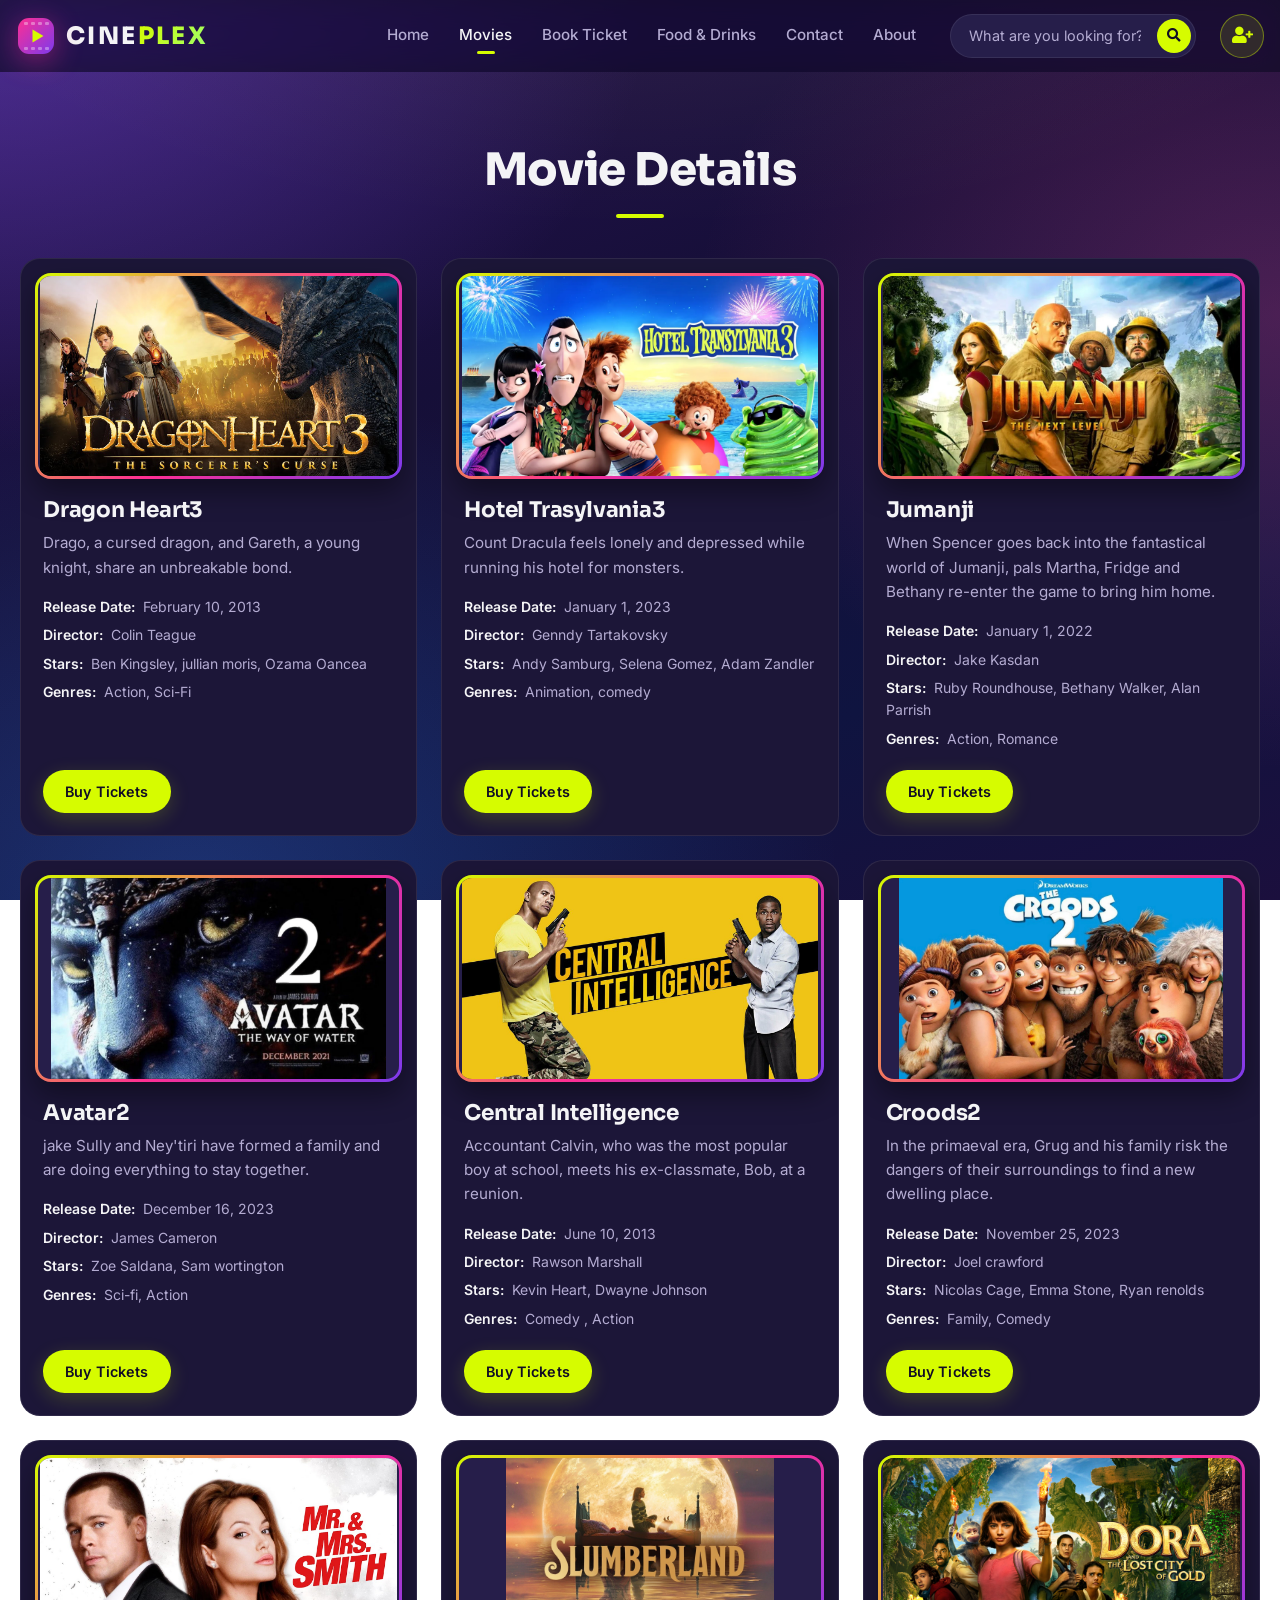
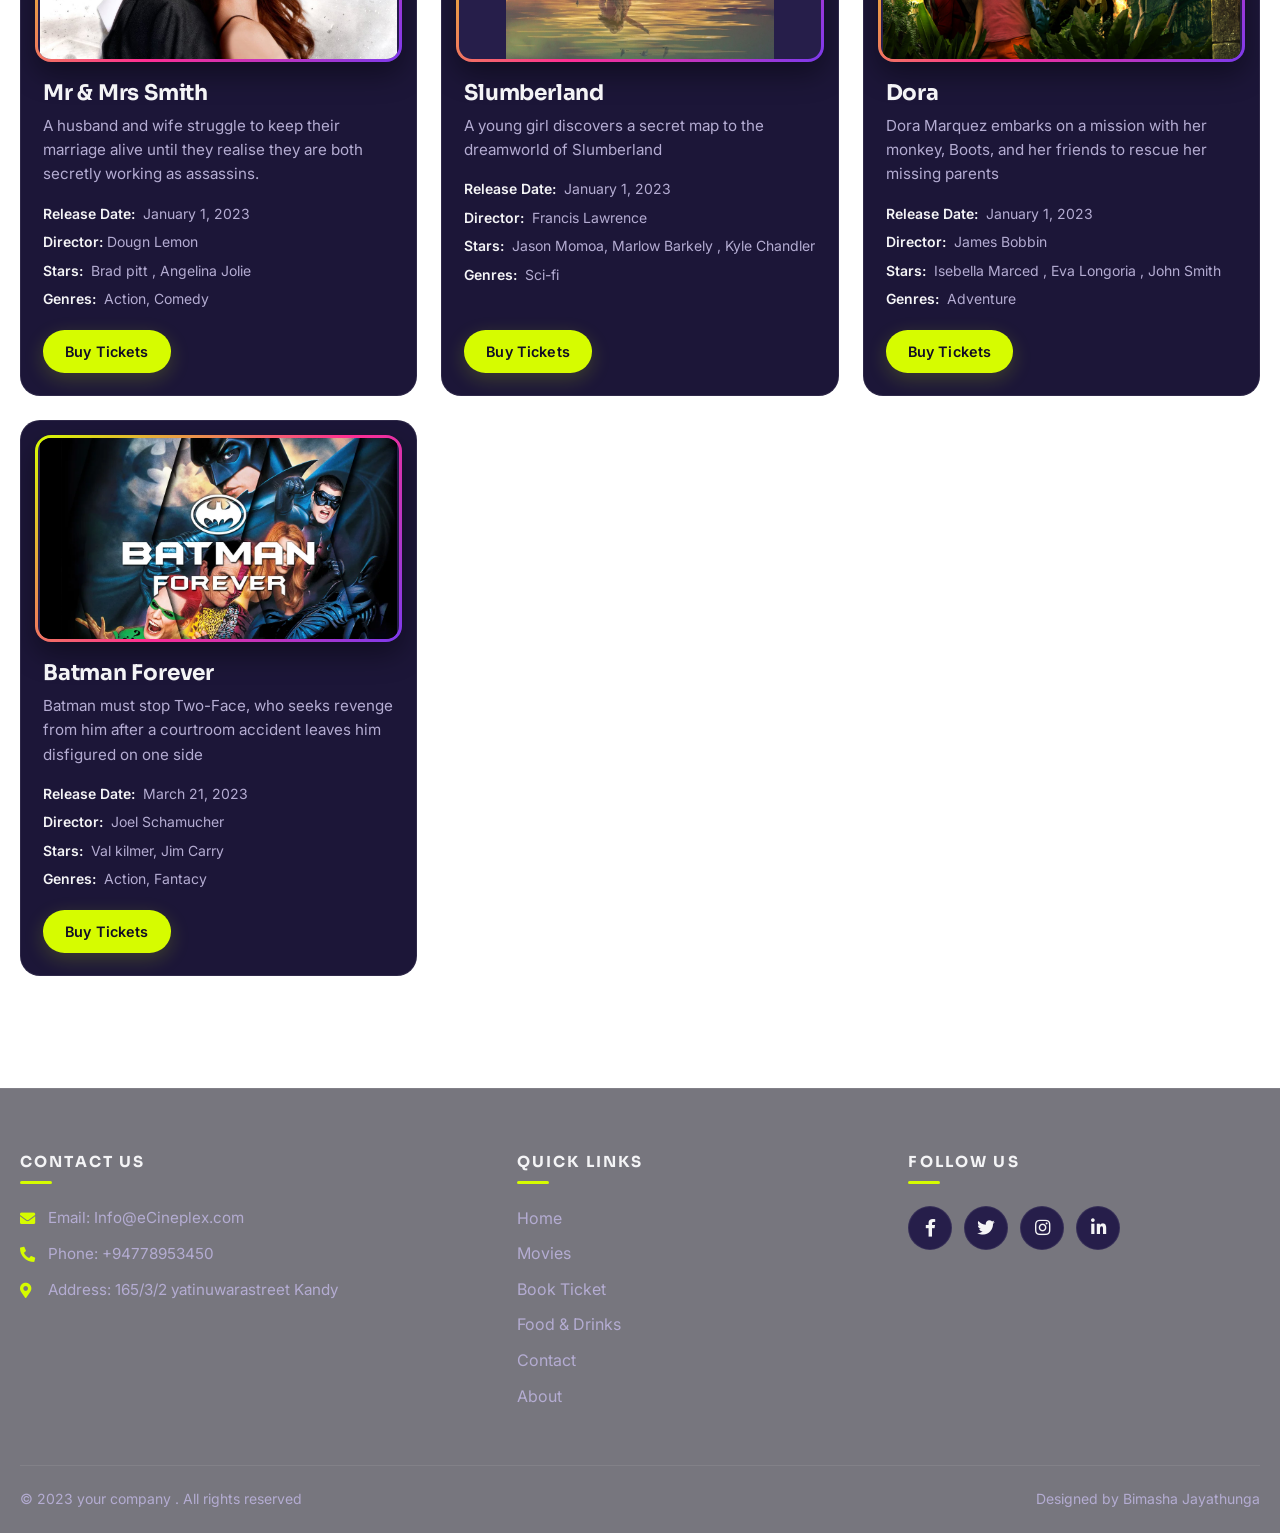
<file: Movies.html>
<!DOCTYPE html>
<html lang="en">

<head>
    <meta charset="UTF-8">
    <meta http-equiv="X-UA-Compatible" content="IE=edge">
    <meta name="viewport" content="width=device-width, initial-scale=1.0">
    <link rel="preconnect" href="https://fonts.googleapis.com">
    <link rel="preconnect" href="https://fonts.gstatic.com" crossorigin>
    <link href="https://fonts.googleapis.com/css2?family=Inter:wght@400;500;600&family=Sora:wght@600;700;800&display=swap" rel="stylesheet">
    <link rel="stylesheet" href="https://cdnjs.cloudflare.com/ajax/libs/font-awesome/5.15.2/css/all.min.css">
    <link rel="stylesheet" href="style.css">
    <link rel="stylesheet" href="movies.css">
    <title>Movies</title>
</head>

<body>
    <header class="navbar">
        <div class="navbar-container">
            <a href="Home.html" class="logo" aria-label="Cineplex home"><svg class="logo-mark" viewBox="0 0 40 40" aria-hidden="true"><defs><linearGradient id="logo-grad" x1="0" y1="0" x2="1" y2="1"><stop offset="0" stop-color="#ff2e93"/><stop offset="1" stop-color="#7c3aed"/></linearGradient></defs><rect x="2" y="2" width="36" height="36" rx="11" fill="url(#logo-grad)"/><g fill="#fff" fill-opacity="0.35"><rect x="8" y="6" width="4" height="3" rx="1"/><rect x="15" y="6" width="4" height="3" rx="1"/><rect x="22" y="6" width="4" height="3" rx="1"/><rect x="29" y="6" width="4" height="3" rx="1"/><rect x="8" y="31" width="4" height="3" rx="1"/><rect x="15" y="31" width="4" height="3" rx="1"/><rect x="22" y="31" width="4" height="3" rx="1"/><rect x="29" y="31" width="4" height="3" rx="1"/></g><path class="logo-play" d="M16.5 13.5v13l11-6.5z" fill="#d6fc00"/></svg><span class="logo-text">CINE<span>PLEX</span></span></a>
            <nav class="menu" id="site-menu">
                <ul>
                    <li><a href="Home.html">Home</a></li>
                    <li><a href="Movies.html">Movies</a></li>
                    <li><a href="bookticket.html">Book Ticket</a></li>
                    <li><a href="food.html">Food &amp; Drinks</a></li>
                    <li><a href="contact.html">Contact</a></li>
                    <li><a href="About.html">About</a></li>
                </ul>
                <form class="search" action="Movies.html" method="GET" role="search">
                    <input type="search" name="q" class="searchTerm" placeholder="What are you looking for?" aria-label="Search movies">
                    <button type="submit" class="searchButton" aria-label="Search"><i class="fa fa-search"></i></button>
                </form>
            </nav>
            <a href="signup.html" class="signup-icon" aria-label="Sign up" title="Sign up"><i class="fas fa-user-plus"></i></a>
            <button type="button" class="menu-toggle" aria-label="Toggle menu" aria-expanded="false" aria-controls="site-menu">
                <span></span><span></span><span></span>
            </button>
        </div>
    </header>

    <main class="page">
        <section class="movie-details">
            <h2>Movie Details</h2>

            <div class="movie-details-container">
                <div class="movie-details-content">
                    <img src="img/p-16.jpg" alt="Movie Poster" loading="lazy">
                    <div class="movie-details-text">
                        <h2 class="movie-details-title">Dragon Heart3</h2>
                        <p class="movie-details-description">Drago, a cursed dragon, and Gareth, a young knight, share an unbreakable bond.</p>
                        <p class="movie-details-info"><strong>Release Date:</strong> February 10, 2013</p>
                        <p class="movie-details-info"><strong>Director:</strong> Colin Teague</p>
                        <p class="movie-details-info"><strong>Stars:</strong>
                            Ben Kingsley, jullian moris, Ozama Oancea</p>
                        <p class="movie-details-info"><strong>Genres:</strong> Action, Sci-Fi</p>
                        <a href="bookticket.html" class="movie-details-button">Buy Tickets</a>
                    </div>
                </div>
            </div>

            <div class="movie-details-container">
                <div class="movie-details-content">
                    <img src="img/k-3.webp" alt="Another Movie Poster" loading="lazy">
                    <div class="movie-details-text">
                        <h2 class="movie-details-title">Hotel Trasylvania3</h2>
                        <p class="movie-details-description">Count Dracula feels lonely and depressed while running his hotel for monsters.</p>
                        <p class="movie-details-info"><strong>Release Date:</strong> January 1, 2023</p>
                        <p class="movie-details-info"><strong>Director:</strong> Genndy Tartakovsky</p>
                        <p class="movie-details-info"><strong>Stars:</strong> Andy Samburg, Selena Gomez, Adam Zandler</p>
                        <p class="movie-details-info"><strong>Genres:</strong> Animation, comedy</p>
                        <a href="bookticket.html" class="movie-details-button">Buy Tickets</a>
                    </div>
                </div>
            </div>

            <div class="movie-details-container">
                <div class="movie-details-content">
                    <img src="img/k-9.webp" alt="Another Movie Poster" loading="lazy">
                    <div class="movie-details-text">
                        <h2 class="movie-details-title">Jumanji</h2>
                        <p class="movie-details-description">When Spencer goes back into the fantastical world of Jumanji, pals Martha, Fridge and Bethany re-enter the game to bring him home.</p>
                        <p class="movie-details-info"><strong>Release Date:</strong> January 1, 2022</p>
                        <p class="movie-details-info"><strong>Director:</strong> Jake Kasdan</p>
                        <p class="movie-details-info"><strong>Stars:</strong>  Ruby Roundhouse, Bethany Walker, Alan Parrish</p>
                        <p class="movie-details-info"><strong>Genres:</strong> Action, Romance</p>
                        <a href="bookticket.html" class="movie-details-button">Buy Tickets</a>
                    </div>
                </div>
            </div>

            <div class="movie-details-container">
                <div class="movie-details-content">
                    <img src="img/p-9.jpg" alt="Another Movie Poster" loading="lazy">
                    <div class="movie-details-text">
                        <h2 class="movie-details-title">Avatar2</h2>
                        <p class="movie-details-description">jake Sully and Ney'tiri have formed a family and are doing everything to stay together.</p>
                        <p class="movie-details-info"><strong>Release Date:</strong> December 16, 2023</p>
                        <p class="movie-details-info"><strong>Director:</strong> James Cameron</p>
                        <p class="movie-details-info"><strong>Stars:</strong> Zoe Saldana, Sam wortington</p>
                        <p class="movie-details-info"><strong>Genres:</strong> Sci-fi, Action</p>
                        <a href="bookticket.html" class="movie-details-button">Buy Tickets</a>
                    </div>
                </div>
            </div>

            <div class="movie-details-container">
                <div class="movie-details-content">
                    <img src="img/k-15.jpg" alt="Another Movie Poster" loading="lazy">
                    <div class="movie-details-text">
                        <h2 class="movie-details-title">Central Intelligence</h2>
                        <p class="movie-details-description">Accountant Calvin, who was the most popular boy at school, meets his ex-classmate, Bob, at a reunion.</p>
                        <p class="movie-details-info"><strong>Release Date:</strong> June 10, 2013</p>
                        <p class="movie-details-info"><strong>Director:</strong> Rawson Marshall</p>
                        <p class="movie-details-info"><strong>Stars:</strong> Kevin Heart, Dwayne Johnson</p>
                        <p class="movie-details-info"><strong>Genres:</strong> Comedy , Action</p>
                        <a href="bookticket.html" class="movie-details-button">Buy Tickets</a>
                    </div>
                </div>
            </div>

            <div class="movie-details-container">
                <div class="movie-details-content">
                    <img src="img/p-4.png" alt="Another Movie Poster" loading="lazy">
                    <div class="movie-details-text">
                        <h2 class="movie-details-title">Croods2</h2>
                        <p class="movie-details-description">In the primaeval era, Grug and his family risk the dangers of their surroundings to find a new dwelling place.</p>
                        <p class="movie-details-info"><strong>Release Date:</strong> November 25, 2023</p>
                        <p class="movie-details-info"><strong>Director:</strong> Joel crawford</p>
                        <p class="movie-details-info"><strong>Stars:</strong> Nicolas Cage, Emma Stone, Ryan renolds</p>
                        <p class="movie-details-info"><strong>Genres:</strong> Family, Comedy</p>
                        <a href="bookticket.html" class="movie-details-button">Buy Tickets</a>
                    </div>
                </div>
            </div>

            <div class="movie-details-container">
                <div class="movie-details-content">
                    <img src="img/p-3.jpg" alt="Another Movie Poster" loading="lazy">
                    <div class="movie-details-text">
                        <h2 class="movie-details-title">Mr &amp; Mrs Smith</h2>
                        <p class="movie-details-description">A husband and wife struggle to keep their marriage alive until they realise they are both secretly working as assassins.</p>
                        <p class="movie-details-info"><strong>Release Date:</strong> January 1, 2023</p>
                        <p class="movie-details-info"><strong>Director:</strong>Dougn Lemon</p>
                        <p class="movie-details-info"><strong>Stars:</strong> Brad pitt , Angelina Jolie</p>
                        <p class="movie-details-info"><strong>Genres:</strong> Action, Comedy</p>
                        <a href="bookticket.html" class="movie-details-button">Buy Tickets</a>
                    </div>
                </div>
            </div>

            <div class="movie-details-container">
                <div class="movie-details-content">
                    <img src="img/p-15.jpg" alt="Another Movie Poster" loading="lazy">
                    <div class="movie-details-text">
                        <h2 class="movie-details-title">Slumberland</h2>
                        <p class="movie-details-description">A young girl discovers a secret map to the dreamworld of Slumberland</p>
                        <p class="movie-details-info"><strong>Release Date:</strong> January 1, 2023</p>
                        <p class="movie-details-info"><strong>Director:</strong> Francis Lawrence</p>
                        <p class="movie-details-info"><strong>Stars:</strong> Jason Momoa, Marlow Barkely , Kyle Chandler</p>
                        <p class="movie-details-info"><strong>Genres:</strong> Sci-fi</p>
                        <a href="bookticket.html" class="movie-details-button">Buy Tickets</a>
                    </div>
                </div>
            </div>

            <div class="movie-details-container">
                <div class="movie-details-content">
                    <img src="img/p-2.jpg" alt="Another Movie Poster" loading="lazy">
                    <div class="movie-details-text">
                        <h2 class="movie-details-title">Dora</h2>
                        <p class="movie-details-description">Dora Marquez embarks on a mission with her monkey, Boots, and her friends to rescue her missing parents</p>
                        <p class="movie-details-info"><strong>Release Date:</strong> January 1, 2023</p>
                        <p class="movie-details-info"><strong>Director:</strong> James Bobbin</p>
                        <p class="movie-details-info"><strong>Stars:</strong> Isebella Marced , Eva Longoria , John Smith</p>
                        <p class="movie-details-info"><strong>Genres:</strong> Adventure</p>
                        <a href="bookticket.html" class="movie-details-button">Buy Tickets</a>
                    </div>
                </div>
            </div>

            <div class="movie-details-container">
                <div class="movie-details-content">
                    <img src="img/k-13.webp" alt="Another Movie Poster" loading="lazy">
                    <div class="movie-details-text">
                        <h2 class="movie-details-title">Batman Forever</h2>
                        <p class="movie-details-description">Batman must stop Two-Face, who seeks revenge from him after a courtroom accident leaves him disfigured on one side</p>
                        <p class="movie-details-info"><strong>Release Date:</strong> March 21, 2023</p>
                        <p class="movie-details-info"><strong>Director:</strong> Joel Schamucher</p>
                        <p class="movie-details-info"><strong>Stars:</strong> Val kilmer, Jim Carry</p>
                        <p class="movie-details-info"><strong>Genres:</strong> Action, Fantacy</p>
                        <a href="bookticket.html" class="movie-details-button">Buy Tickets</a>
                    </div>
                </div>
            </div>

            <div id="movies-details-content" aria-live="polite"><!-- Movie details will be displayed here --></div>
        </section>
    </main>

    <footer>
        <div class="footer-container">
            <div class="footer-content">
                <h3>Contact Us</h3>
                <p><i class="fas fa-envelope"></i><span>Email: Info@eCineplex.com</span></p>
                <p><i class="fas fa-phone-alt"></i><span>Phone: +94778953450</span></p>
                <p><i class="fas fa-map-marker-alt"></i><span>Address: 165/3/2 yatinuwarastreet Kandy</span></p>
            </div>
            <div class="footer-content">
                <h3>Quick Links</h3>
                <ol class="list">
                    <li><a href="Home.html">Home</a></li>
                    <li><a href="Movies.html">Movies</a></li>
                    <li><a href="bookticket.html">Book Ticket</a></li>
                    <li><a href="food.html">Food &amp; Drinks</a></li>
                    <li><a href="contact.html">Contact</a></li>
                    <li><a href="About.html">About</a></li>
                </ol>
            </div>
            <div class="footer-content">
                <h3>Follow Us</h3>
                <ul class="social-icons">
                    <li><a href="https://www.facebook.com/" aria-label="Facebook"><i class="fab fa-facebook-f"></i></a></li>
                    <li><a href="https://twitter.com/?lang=en" aria-label="Twitter"><i class="fab fa-twitter"></i></a></li>
                    <li><a href="https://www.instagram.com/" aria-label="Instagram"><i class="fab fa-instagram"></i></a></li>
                    <li><a href="https://lk.linkedin.com/" aria-label="LinkedIn"><i class="fab fa-linkedin-in"></i></a></li>
                </ul>
            </div>
        </div>
        <div class="bottom-bar">
            <p>&copy; 2023 your company . All rights reserved</p>
            <p>Designed by Bimasha Jayathunga</p>
        </div>
    </footer>

    <script src="app.js"></script>
</body>

</html>
</file>
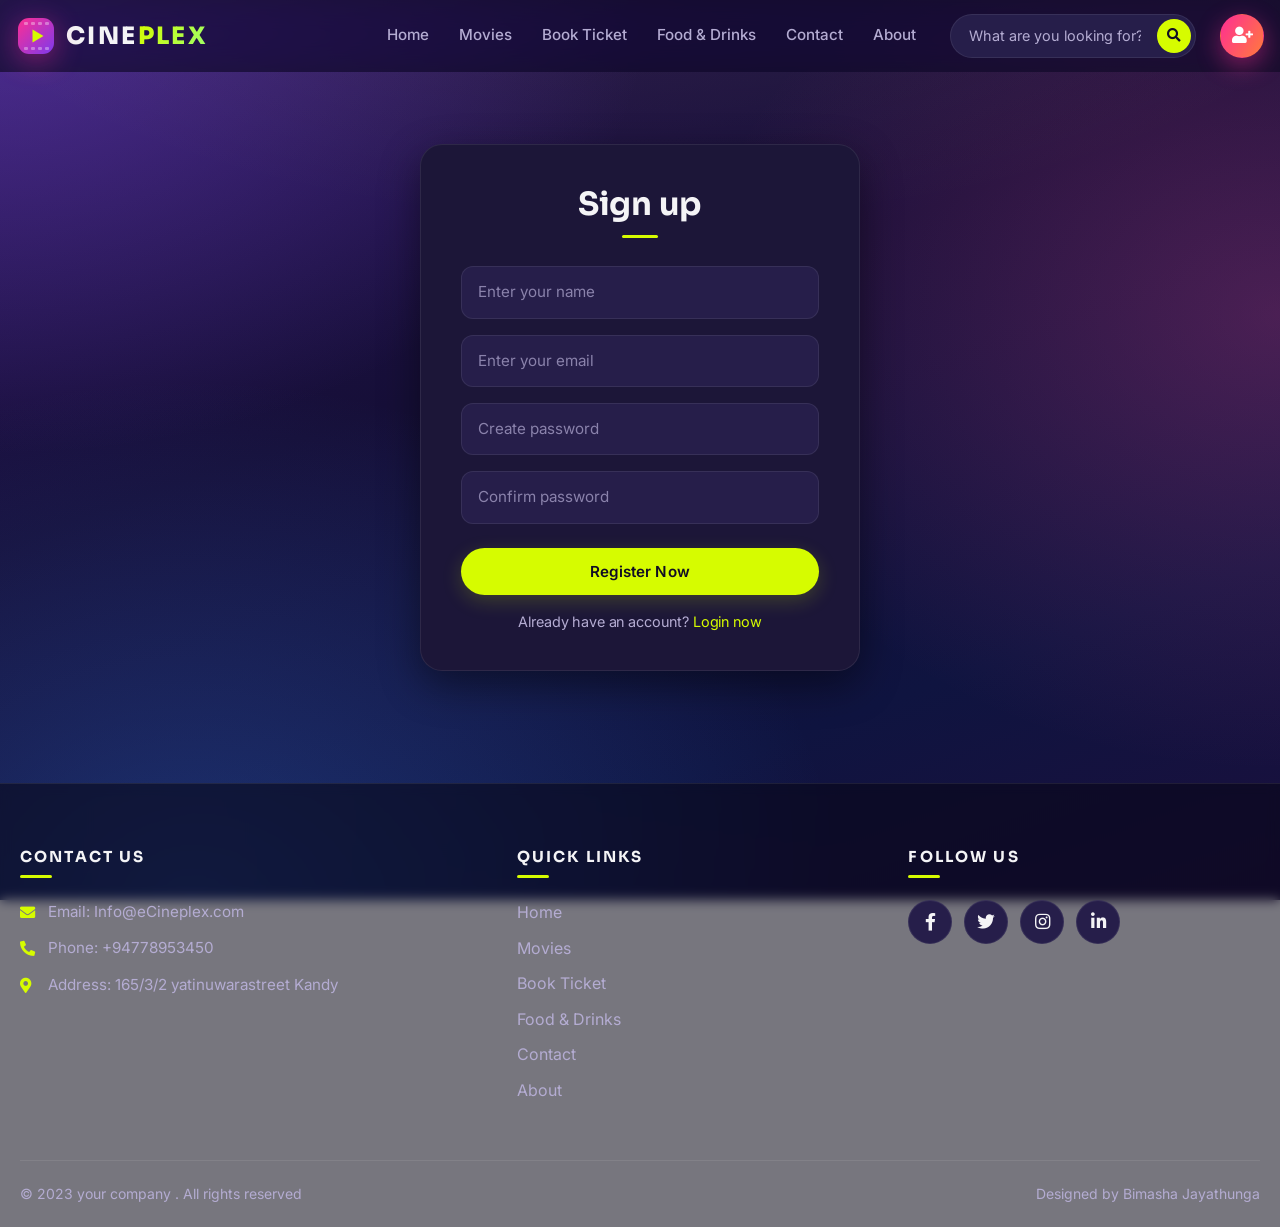
<file: signup.html>
<!DOCTYPE html>
<html lang="en">

<head>
    <meta charset="UTF-8">
    <meta http-equiv="X-UA-Compatible" content="IE=edge">
    <meta name="viewport" content="width=device-width, initial-scale=1.0">
    <link rel="preconnect" href="https://fonts.googleapis.com">
    <link rel="preconnect" href="https://fonts.gstatic.com" crossorigin>
    <link href="https://fonts.googleapis.com/css2?family=Inter:wght@400;500;600&family=Sora:wght@600;700;800&display=swap" rel="stylesheet">
    <link rel="stylesheet" href="https://cdnjs.cloudflare.com/ajax/libs/font-awesome/5.15.2/css/all.min.css">
    <link rel="stylesheet" href="style.css">
    <title>Signup</title>
</head>

<body>
    <header class="navbar">
        <div class="navbar-container">
            <a href="Home.html" class="logo" aria-label="Cineplex home"><svg class="logo-mark" viewBox="0 0 40 40" aria-hidden="true"><defs><linearGradient id="logo-grad" x1="0" y1="0" x2="1" y2="1"><stop offset="0" stop-color="#ff2e93"/><stop offset="1" stop-color="#7c3aed"/></linearGradient></defs><rect x="2" y="2" width="36" height="36" rx="11" fill="url(#logo-grad)"/><g fill="#fff" fill-opacity="0.35"><rect x="8" y="6" width="4" height="3" rx="1"/><rect x="15" y="6" width="4" height="3" rx="1"/><rect x="22" y="6" width="4" height="3" rx="1"/><rect x="29" y="6" width="4" height="3" rx="1"/><rect x="8" y="31" width="4" height="3" rx="1"/><rect x="15" y="31" width="4" height="3" rx="1"/><rect x="22" y="31" width="4" height="3" rx="1"/><rect x="29" y="31" width="4" height="3" rx="1"/></g><path class="logo-play" d="M16.5 13.5v13l11-6.5z" fill="#d6fc00"/></svg><span class="logo-text">CINE<span>PLEX</span></span></a>
            <nav class="menu" id="site-menu">
                <ul>
                    <li><a href="Home.html">Home</a></li>
                    <li><a href="Movies.html">Movies</a></li>
                    <li><a href="bookticket.html">Book Ticket</a></li>
                    <li><a href="food.html">Food &amp; Drinks</a></li>
                    <li><a href="contact.html">Contact</a></li>
                    <li><a href="About.html">About</a></li>
                </ul>
                <form class="search" action="Movies.html" method="GET" role="search">
                    <input type="search" name="q" class="searchTerm" placeholder="What are you looking for?" aria-label="Search movies">
                    <button type="submit" class="searchButton" aria-label="Search"><i class="fa fa-search"></i></button>
                </form>
            </nav>
            <a href="signup.html" class="signup-icon" aria-label="Sign up" title="Sign up"><i class="fas fa-user-plus"></i></a>
            <button type="button" class="menu-toggle" aria-label="Toggle menu" aria-expanded="false" aria-controls="site-menu">
                <span></span><span></span><span></span>
            </button>
        </div>
    </header>

    <main class="page auth">
        <div class="wrapper auth-card card">
            <h2>Sign up</h2>
            <form action="signup.php" method="post">
                <div class="input-box">
                    <input type="text" name="name" placeholder="Enter your name" aria-label="Your name" required>
                </div>
                <div class="input-box">
                    <input type="email" name="email" placeholder="Enter your email" aria-label="Your email" required>
                </div>
                <div class="input-box">
                    <input type="password" name="password" placeholder="Create password" aria-label="Create password" required>
                </div>
                <div class="input-box">
                    <input type="password" name="confirm_password" placeholder="Confirm password" aria-label="Confirm password" required>
                </div>
                <div class="policy">
                    <input type="submit" value="Register Now">
                </div>
                <div class="text">
                    <h3>Already have an account? <a href="login.html">Login now</a></h3>
                </div>
            </form>
        </div>
    </main>

    <footer>
        <div class="footer-container">
            <div class="footer-content">
                <h3>Contact Us</h3>
                <p><i class="fas fa-envelope"></i><span>Email: Info@eCineplex.com</span></p>
                <p><i class="fas fa-phone-alt"></i><span>Phone: +94778953450</span></p>
                <p><i class="fas fa-map-marker-alt"></i><span>Address: 165/3/2 yatinuwarastreet Kandy</span></p>
            </div>
            <div class="footer-content">
                <h3>Quick Links</h3>
                <ol class="list">
                    <li><a href="Home.html">Home</a></li>
                    <li><a href="Movies.html">Movies</a></li>
                    <li><a href="bookticket.html">Book Ticket</a></li>
                    <li><a href="food.html">Food &amp; Drinks</a></li>
                    <li><a href="contact.html">Contact</a></li>
                    <li><a href="About.html">About</a></li>
                </ol>
            </div>
            <div class="footer-content">
                <h3>Follow Us</h3>
                <ul class="social-icons">
                    <li><a href="https://www.facebook.com/" aria-label="Facebook"><i class="fab fa-facebook-f"></i></a></li>
                    <li><a href="https://twitter.com/?lang=en" aria-label="Twitter"><i class="fab fa-twitter"></i></a></li>
                    <li><a href="https://www.instagram.com/" aria-label="Instagram"><i class="fab fa-instagram"></i></a></li>
                    <li><a href="https://lk.linkedin.com/" aria-label="LinkedIn"><i class="fab fa-linkedin-in"></i></a></li>
                </ul>
            </div>
        </div>
        <div class="bottom-bar">
            <p>&copy; 2023 your company . All rights reserved</p>
            <p>Designed by Bimasha Jayathunga</p>
        </div>
    </footer>

    <script src="app.js"></script>
</body>

</html>
</file>
<file: style.css>
/* ==========================================================================
   CINEPLEX – shared styles (loaded on every page)
   ========================================================================== */

:root {
  --bg: #110d24;
  --bg-rgb: 17, 13, 36;
  --surface: #1c1638;
  --surface-2: #261e4a;
  --border: rgba(255, 255, 255, 0.08);
  --text: #f4f4f6;
  --muted: #b4acd2;
  --accent: #d6fc00;
  --accent-hover: #e4ff4d;
  --accent-soft: rgba(214, 252, 0, 0.12);
  --accent-ink: #110d24;
  --hot: #ff2e93;
  --hot-2: #ff7a3d;
  --hot-gradient: linear-gradient(120deg, var(--hot) 0%, var(--hot-2) 100%);
  --sold: #ef4444;

  --font-head: "Sora", system-ui, sans-serif;
  --font-body: "Inter", system-ui, sans-serif;

  --radius: 18px;
  --radius-sm: 12px;
  --shadow: 0 14px 40px rgba(0, 0, 0, 0.45);
  --header-h: 72px;
  --wrap: 1240px;
  --ease: cubic-bezier(0.2, 0.7, 0.2, 1);
}

/* ---------- Base ---------- */

*,
*::before,
*::after {
  box-sizing: border-box;
  margin: 0;
}

html {
  scroll-behavior: smooth;
  scroll-padding-top: calc(var(--header-h) + 16px);
}

body {
  min-height: 100vh;
  display: flex;
  flex-direction: column;
  background:
    radial-gradient(1000px 700px at 0% 0%, rgba(139, 92, 246, 0.38), transparent 65%),
    radial-gradient(900px 700px at 100% 35%, rgba(236, 72, 153, 0.26), transparent 65%),
    radial-gradient(1000px 800px at 15% 100%, rgba(59, 130, 246, 0.28), transparent 65%),
    linear-gradient(160deg, #2a1259 0%, #160f38 40%, #0f1440 75%, #1b0f3d 100%);
  background-attachment: fixed;
  color: var(--text);
  font-family: var(--font-body);
  font-size: 1rem;
  line-height: 1.6;
  -webkit-font-smoothing: antialiased;
  overflow-x: clip;
}

main {
  flex: 1;
}

img {
  display: block;
  max-width: 100%;
}

/* Make the hidden attribute win over any display rule */
[hidden] {
  display: none !important;
}

a {
  color: inherit;
  text-decoration: none;
}

h1,
h2,
h3 {
  font-family: var(--font-head);
  line-height: 1.2;
  letter-spacing: -0.01em;
}

::selection {
  background: var(--accent);
  color: var(--accent-ink);
}

:focus-visible {
  outline: 2px solid var(--accent);
  outline-offset: 3px;
}

/* Inner pages get a soft spotlight glow at the top */
.page {
  padding-top: clamp(40px, 6vw, 72px);
  background: radial-gradient(1100px 480px at 50% -180px, rgba(214, 252, 0, 0.08), transparent 70%);
}

.card {
  background: var(--surface);
  border: 1px solid var(--border);
  border-radius: 22px;
  padding: clamp(24px, 4vw, 40px);
  box-shadow: var(--shadow);
}

/* ---------- Header ---------- */

.navbar {
  position: sticky;
  top: 0;
  z-index: 1000;
  height: var(--header-h);
  background: rgba(var(--bg-rgb), 0.72);
  backdrop-filter: saturate(160%) blur(14px);
  -webkit-backdrop-filter: saturate(160%) blur(14px);
  border-bottom: 1px solid transparent;
  transition: background 0.3s, border-color 0.3s, box-shadow 0.3s;
}

.navbar.is-scrolled {
  background: rgba(var(--bg-rgb), 0.92);
  border-color: var(--border);
  box-shadow: 0 8px 30px rgba(0, 0, 0, 0.35);
}

.navbar-container {
  width: min(1320px, calc(100% - 32px));
  height: 100%;
  margin-inline: auto;
  display: flex;
  align-items: center;
  gap: 24px;
}

.logo {
  flex-shrink: 0;
  display: inline-flex;
  align-items: center;
  gap: 10px;
  font-family: var(--font-head);
  font-size: 1.5rem;
  font-weight: 800;
  letter-spacing: 0.1em;
  line-height: 1;
}

/* Film-frame icon with a play button */
.logo-mark {
  width: 40px;
  height: 40px;
  flex-shrink: 0;
  filter: drop-shadow(0 6px 14px rgba(255, 46, 147, 0.45));
  transition: transform 0.4s var(--ease), filter 0.4s;
}

.logo-play {
  transform-origin: 22px 20px;
  transition: transform 0.4s var(--ease);
}

.logo-text {
  color: var(--text);
}

.logo-text span {
  background: linear-gradient(120deg, var(--accent) 0%, #9dff6b 100%);
  -webkit-background-clip: text;
  background-clip: text;
  color: transparent;
}

.logo:hover .logo-mark {
  transform: rotate(-8deg) scale(1.08);
  filter: drop-shadow(0 8px 20px rgba(255, 46, 147, 0.7));
}

.logo:hover .logo-play {
  transform: scale(1.15);
}

.logo:hover .logo-text span {
  filter: drop-shadow(0 0 10px rgba(214, 252, 0, 0.55));
}

.menu {
  margin-left: auto;
  display: flex;
  align-items: center;
  gap: 20px;
}

.menu ul {
  display: flex;
  gap: 2px;
  padding: 0;
  list-style: none;
}

.menu a {
  position: relative;
  display: block;
  padding: 8px 14px;
  border-radius: 999px;
  color: var(--muted);
  font-size: 0.95rem;
  font-weight: 500;
  transition: color 0.2s, background 0.2s;
}

.menu a:hover {
  color: var(--text);
  background: rgba(255, 255, 255, 0.06);
}

.menu a.active {
  color: var(--text);
}

.menu a.active::after {
  content: "";
  position: absolute;
  left: 50%;
  bottom: 2px;
  width: 18px;
  height: 3px;
  border-radius: 3px;
  background: var(--accent);
  transform: translateX(-50%);
}

.search {
  display: flex;
  align-items: center;
  padding: 4px 4px 4px 16px;
  background: var(--surface-2);
  border: 1px solid var(--border);
  border-radius: 999px;
  transition: border-color 0.2s, box-shadow 0.2s;
}

.search:focus-within {
  border-color: var(--accent);
  box-shadow: 0 0 0 3px rgba(214, 252, 0, 0.15);
}

.searchTerm {
  width: 190px;
  background: none;
  border: 0;
  outline: 0;
  color: var(--text);
  font: inherit;
  font-size: 0.9rem;
}

.searchTerm::placeholder {
  color: var(--muted);
}

.searchTerm::-webkit-search-cancel-button {
  filter: invert(1);
}

.searchButton {
  flex-shrink: 0;
  width: 34px;
  height: 34px;
  display: grid;
  place-items: center;
  border: 0;
  border-radius: 50%;
  background: var(--accent);
  color: var(--accent-ink);
  font-size: 0.85rem;
  cursor: pointer;
  transition: transform 0.2s var(--ease), background 0.2s;
}

.searchButton:hover {
  background: var(--hot-gradient);
  color: #fff;
  transform: scale(1.08);
}

/* Sign-up icon – always in the top-right corner */
.signup-icon {
  flex-shrink: 0;
  width: 44px;
  height: 44px;
  display: grid;
  place-items: center;
  background: var(--accent-soft);
  border: 1px solid rgba(214, 252, 0, 0.4);
  border-radius: 50%;
  color: var(--accent);
  font-size: 1.05rem;
  transition: transform 0.25s var(--ease), background 0.25s, color 0.25s, border-color 0.25s, box-shadow 0.25s;
}

.signup-icon:hover,
.signup-icon.active {
  background: var(--hot-gradient);
  border-color: transparent;
  color: #fff;
  box-shadow: 0 8px 24px rgba(255, 46, 147, 0.45);
}

.signup-icon:hover {
  transform: translateY(-2px) scale(1.05);
}

.menu-toggle {
  display: none;
  width: 44px;
  height: 44px;
  flex-direction: column;
  align-items: center;
  justify-content: center;
  gap: 5px;
  background: var(--surface-2);
  border: 1px solid var(--border);
  border-radius: 12px;
  cursor: pointer;
}

.menu-toggle span {
  width: 20px;
  height: 2px;
  border-radius: 2px;
  background: var(--text);
  transition: transform 0.3s var(--ease), opacity 0.2s;
}

.navbar.menu-open .menu-toggle span:nth-child(1) {
  transform: translateY(7px) rotate(45deg);
}

.navbar.menu-open .menu-toggle span:nth-child(2) {
  opacity: 0;
}

.navbar.menu-open .menu-toggle span:nth-child(3) {
  transform: translateY(-7px) rotate(-45deg);
}

/* ---------- Buttons ---------- */

.btn,
.featured-button,
.movie-list-item-button,
.movie-details-button,
.promotion-button,
.form__button,
main button[type="submit"],
main input[type="submit"],
main input[type="button"] {
  display: inline-flex;
  align-items: center;
  justify-content: center;
  gap: 8px;
  padding: 12px 26px;
  border: 0;
  border-radius: 999px;
  /* Lime on the left, hot pink → orange on the right; hover slides the colour across */
  background: linear-gradient(120deg, var(--accent) 0%, var(--accent) 40%, var(--hot) 60%, var(--hot-2) 100%) left center / 260% 100%;
  color: var(--accent-ink);
  font-family: var(--font-body);
  font-size: 0.95rem;
  font-weight: 600;
  letter-spacing: 0.01em;
  cursor: pointer;
  box-shadow: 0 6px 20px rgba(214, 252, 0, 0.18);
  transition: transform 0.25s var(--ease), box-shadow 0.35s, background-position 0.5s var(--ease), color 0.3s, border-color 0.3s;
}

.btn:hover,
.featured-button:hover,
.movie-list-item-button:hover,
.movie-details-button:hover,
.promotion-button:hover,
.form__button:hover,
main button[type="submit"]:hover,
main input[type="submit"]:hover,
main input[type="button"]:hover {
  background-position: right center;
  color: #fff;
  transform: translateY(-2px);
  box-shadow: 0 12px 32px rgba(255, 46, 147, 0.45);
}

.btn:active,
.featured-button:active,
.movie-list-item-button:active,
.movie-details-button:active,
.promotion-button:active,
.form__button:active,
main button[type="submit"]:active,
main input[type="submit"]:active,
main input[type="button"]:active {
  transform: translateY(0) scale(0.98);
}

.btn-ghost {
  background: linear-gradient(120deg, rgba(255, 255, 255, 0.08) 0%, rgba(255, 255, 255, 0.08) 40%, var(--hot) 60%, var(--hot-2) 100%) left center / 260% 100%;
  color: var(--text);
  border: 1px solid rgba(255, 255, 255, 0.2);
  box-shadow: none;
  backdrop-filter: blur(8px);
}

.btn-ghost:hover {
  border-color: transparent;
}

/* ---------- Form fields (shared by every form) ---------- */

main label {
  display: block;
  margin-bottom: 8px;
  color: var(--muted);
  font-size: 0.875rem;
  font-weight: 500;
}

main input:not([type="submit"]):not([type="button"]):not([type="checkbox"]):not([type="radio"]),
main select,
main textarea {
  width: 100%;
  padding: 13px 16px;
  background: var(--surface-2);
  border: 1px solid var(--border);
  border-radius: var(--radius-sm);
  color: var(--text);
  font: inherit;
  font-size: 0.95rem;
  outline: none;
  transition: border-color 0.2s, box-shadow 0.2s, background 0.2s;
}

main input::placeholder,
main textarea::placeholder {
  color: #8a82ab;
}

main input:not([type="submit"]):not([type="button"]):hover,
main select:hover,
main textarea:hover {
  border-color: rgba(255, 255, 255, 0.18);
}

main input:not([type="submit"]):not([type="button"]):focus,
main select:focus,
main textarea:focus {
  background: #2e2558;
  border-color: var(--accent);
  box-shadow: 0 0 0 3px rgba(214, 252, 0, 0.15);
}

main select {
  appearance: none;
  padding-right: 44px;
  cursor: pointer;
  background-image: url("data:image/svg+xml,%3Csvg xmlns='http://www.w3.org/2000/svg' width='12' height='8' viewBox='0 0 12 8'%3E%3Cpath d='M1 1l5 5 5-5' fill='none' stroke='%23b4acd2' stroke-width='2' stroke-linecap='round'/%3E%3C/svg%3E");
  background-repeat: no-repeat;
  background-position: right 16px center;
}

main select option {
  background: var(--surface-2);
  color: var(--text);
}

main input[type="date"] {
  color-scheme: dark;
}

main textarea {
  min-height: 130px;
  resize: vertical;
}

/* ---------- Home: hero & featured banners ---------- */

.featured-content {
  position: relative;
  isolation: isolate;
  overflow: hidden;
  display: grid;
  /* Picture gets the larger share of the width */
  grid-template-columns: minmax(0, 0.7fr) minmax(0, 1.3fr);
  align-items: center;
  gap: clamp(28px, 4vw, 56px);
  padding: clamp(40px, 6vw, 88px) max(16px, calc((100% - 1440px) / 2 + 32px));
}

.featured-content::before,
.featured-content::after {
  content: "";
  position: absolute;
  inset: 0;
}

/* Ambient light: a blurred, colour-rich copy of the picture fills the background */
.featured-content::before {
  z-index: -2;
  inset: -80px;
  background: var(--hero-img) center / cover no-repeat;
  filter: blur(50px) saturate(1.6) brightness(0.75);
}

.featured-content::after {
  z-index: -1;
  background:
    radial-gradient(ellipse at 70% 50%, rgba(var(--bg-rgb), 0.1) 0%, rgba(var(--bg-rgb), 0.78) 75%),
    linear-gradient(0deg, var(--bg) 0%, rgba(var(--bg-rgb), 0) 30%);
}

.featured-text {
  min-width: 0;
}

.featured-content h1,
.featured-content .hero-title {
  max-width: 14ch;
  font-size: clamp(2rem, 3.6vw, 3.3rem);
  font-weight: 800;
  letter-spacing: -0.02em;
  text-shadow: 0 4px 30px rgba(0, 0, 0, 0.4);
}

.featured-desc {
  max-width: 560px;
  margin: 20px 0 32px;
  color: rgba(244, 244, 246, 0.82);
  font-size: clamp(1rem, 1.3vw, 1.1rem);
}

/* The full picture, uncropped, inside a glowing gradient frame */
.featured-frame {
  position: relative;
  margin: 0;
  padding: 3px;
  background: linear-gradient(135deg, var(--accent) 0%, var(--hot) 50%, #7c3aed 100%);
  border-radius: 26px;
  box-shadow: 0 30px 80px rgba(0, 0, 0, 0.55), 0 0 60px rgba(255, 46, 147, 0.25);
  transform: perspective(1800px) rotateY(-5deg);
  transition: transform 0.7s var(--ease), box-shadow 0.7s;
}

.featured-frame img {
  width: 100%;
  height: auto;
  border-radius: 23px;
}

/* Soft glass sheen across the top-left of the picture */
.featured-frame::after {
  content: "";
  position: absolute;
  inset: 3px;
  border-radius: 23px;
  background: linear-gradient(125deg, rgba(255, 255, 255, 0.2) 0%, rgba(255, 255, 255, 0) 32%);
  pointer-events: none;
}

.featured-content:hover .featured-frame {
  transform: perspective(1800px) rotateY(0deg) translateY(-6px);
  box-shadow: 0 36px 90px rgba(0, 0, 0, 0.6), 0 0 90px rgba(255, 46, 147, 0.4);
}

/* Fade the hero into the page background instead of ending on a hard edge */
/* ---------- Home: featured movie slider ---------- */

.hero-slider {
  position: relative;
}

/* All slides share one grid cell, so the slider is as tall as the tallest slide */
.hero-slides {
  display: grid;
}

.hero-slide {
  grid-area: 1 / 1;
  opacity: 0;
  visibility: hidden;
  transition: opacity 0.9s var(--ease), visibility 0.9s;
}

.hero-slide.is-active {
  opacity: 1;
  visibility: visible;
}

/* Keep the blurred layer's bottom on the slide's edge so the fade reaches it */
.hero-slide::before {
  inset: -80px -80px 0;
}

.hero-slide::before,
.hero-slide::after {
  -webkit-mask-image: linear-gradient(to top, transparent 0%, #000 30%);
  mask-image: linear-gradient(to top, transparent 0%, #000 30%);
}

/* Each slide's content animates in every time it becomes active */
.hero-slide.is-active .featured-text > * {
  animation: fade-up 0.8s var(--ease) both;
}

.hero-slide.is-active .featured-text > :nth-child(2) {
  animation-delay: 0.1s;
}

.hero-slide.is-active .featured-text > :nth-child(3) {
  animation-delay: 0.2s;
}

.hero-slide.is-active .featured-text > :nth-child(4) {
  animation-delay: 0.28s;
}

.hero-slide.is-active .featured-text > :nth-child(5) {
  animation-delay: 0.36s;
}

.hero-slide.is-active .featured-frame {
  animation: frame-in 1s var(--ease) 0.1s both;
}

@keyframes frame-in {
  from {
    opacity: 0;
    scale: 0.94;
    translate: 40px 0;
  }
  to {
    opacity: 1;
    scale: 1;
    translate: 0 0;
  }
}

.hero-meta {
  display: flex;
  flex-wrap: wrap;
  align-items: center;
  gap: 8px;
  margin-bottom: 18px;
}

.hero-meta span {
  padding: 5px 12px;
  background: rgba(255, 255, 255, 0.08);
  border: 1px solid rgba(255, 255, 255, 0.14);
  border-radius: 999px;
  color: var(--text);
  font-size: 0.8rem;
  font-weight: 500;
  backdrop-filter: blur(6px);
}

.hero-meta .hero-badge {
  display: inline-flex;
  align-items: center;
  gap: 6px;
  background: var(--hot-gradient);
  border-color: transparent;
  color: #fff;
  font-weight: 700;
  letter-spacing: 0.04em;
  text-transform: uppercase;
  box-shadow: 0 6px 18px rgba(255, 46, 147, 0.4);
}

.hero-credits {
  margin: -14px 0 28px;
  color: var(--muted);
  font-size: 0.9rem;
}

.hero-credits i {
  margin-right: 6px;
  color: var(--accent);
}

.hero-actions {
  display: flex;
  flex-wrap: wrap;
  gap: 12px;
}

/* ---------- Slider controls: arrows + thumbnail tabs ---------- */

.hero-controls {
  width: min(1376px, calc(100% - 32px));
  margin: -24px auto 0;
  position: relative;
  z-index: 2;
  display: flex;
  align-items: center;
  gap: 14px;
}

.hero-tabs {
  flex: 1;
  display: grid;
  grid-template-columns: repeat(5, minmax(0, 1fr));
  gap: 12px;
}

.hero-tab {
  position: relative;
  overflow: hidden;
  display: flex;
  align-items: center;
  gap: 12px;
  padding: 10px;
  background: rgba(28, 22, 56, 0.75);
  border: 1px solid var(--border);
  border-radius: 16px;
  color: var(--muted);
  font: inherit;
  text-align: left;
  cursor: pointer;
  backdrop-filter: blur(10px);
  transition: background 0.3s, border-color 0.3s, color 0.3s, transform 0.3s var(--ease);
}

.hero-tab img {
  flex-shrink: 0;
  width: 64px;
  aspect-ratio: 16 / 9;
  object-fit: cover;
  border-radius: 8px;
  opacity: 0.6;
  transition: opacity 0.3s;
}

.hero-tab-text {
  min-width: 0;
  display: grid;
}

.hero-tab strong {
  overflow: hidden;
  color: inherit;
  font-size: 0.85rem;
  white-space: nowrap;
  text-overflow: ellipsis;
}

.hero-tab small {
  color: var(--muted);
  font-size: 0.72rem;
}

.hero-tab:hover {
  border-color: rgba(255, 46, 147, 0.55);
  color: var(--text);
  transform: translateY(-3px);
}

.hero-tab:hover img,
.hero-tab.is-active img {
  opacity: 1;
}

.hero-tab.is-active {
  background: var(--surface-2);
  border-color: rgba(214, 252, 0, 0.55);
  color: var(--text);
  box-shadow: 0 10px 28px rgba(0, 0, 0, 0.4);
}

/* Progress bar fills while a slide is showing; when it finishes, the next slide plays */
.hero-progress {
  position: absolute;
  left: 0;
  right: 0;
  bottom: 0;
  height: 3px;
  background: rgba(255, 255, 255, 0.08);
}

.hero-progress span {
  display: block;
  width: 100%;
  height: 100%;
  background: linear-gradient(90deg, var(--accent), var(--hot));
  transform: scaleX(0);
  transform-origin: left;
}

.hero-tab.is-active .hero-progress span {
  animation: hero-progress var(--slide-time, 7s) linear forwards;
}

.hero-slider.is-paused .hero-tab.is-active .hero-progress span {
  animation-play-state: paused;
}

@keyframes hero-progress {
  to {
    transform: scaleX(1);
  }
}

.hero-arrow {
  flex-shrink: 0;
  width: 48px;
  height: 48px;
  display: grid;
  place-items: center;
  background: rgba(28, 22, 56, 0.75);
  border: 1px solid rgba(255, 255, 255, 0.15);
  border-radius: 50%;
  color: var(--text);
  cursor: pointer;
  backdrop-filter: blur(10px);
  transition: background 0.25s, color 0.25s, transform 0.25s var(--ease), box-shadow 0.25s;
}

.hero-arrow:hover {
  background: var(--hot-gradient);
  border-color: transparent;
  color: #fff;
  transform: scale(1.08);
  box-shadow: 0 8px 22px rgba(255, 46, 147, 0.45);
}

@media (max-width: 1080px) {
  .hero-tab-text {
    display: none;
  }

  .hero-tab {
    justify-content: center;
  }

  .hero-tab img {
    width: 100%;
  }
}

/* Phones: swipe instead of arrows, thumbnails only */
@media (max-width: 700px) {
  .hero-controls {
    margin-top: -8px;
  }

  .hero-arrow {
    display: none;
  }

  .hero-tabs {
    gap: 8px;
  }

  .hero-tab {
    padding: 5px;
    border-radius: 12px;
  }

  .hero-tab img {
    border-radius: 7px;
  }
}

.featured-banner {
  width: min(1376px, calc(100% - 32px));
  grid-template-columns: minmax(0, 1.3fr) minmax(0, 0.7fr);
  margin: clamp(56px, 8vw, 96px) auto 0;
  padding: clamp(20px, 3vw, 40px);
  border: 1px solid var(--border);
  border-radius: 28px;
}

/* Picture sits on the left here, so tilt it the other way */
.featured-banner .featured-frame {
  transform: perspective(1800px) rotateY(5deg);
}

.featured-banner h1 {
  font-size: clamp(2rem, 4.5vw, 3.4rem);
}

@media (max-width: 900px) {
  .featured-content,
  .featured-banner {
    grid-template-columns: minmax(0, 1fr);
    align-content: start;
  }

  /* Picture first, text underneath */
  .featured-frame {
    order: -1;
  }

  .featured-frame,
  .featured-banner .featured-frame {
    transform: none;
  }

  .featured-content:hover .featured-frame {
    transform: translateY(-4px);
  }
}

/* ---------- Home: movie carousels ---------- */

.movie-list-container {
  /* Same width as the big banners so everything lines up */
  width: min(1376px, calc(100% - 32px));
  margin-inline: auto;
  padding-top: clamp(40px, 6vw, 72px);
}

.movie-list-container + .movie-list-container {
  padding-top: 12px;
}

.movie-list-title {
  display: flex;
  align-items: center;
  gap: 12px;
  margin-bottom: 16px;
  font-size: clamp(1.2rem, 2.4vw, 1.55rem);
  font-weight: 700;
  letter-spacing: 0.06em;
  text-transform: uppercase;
}

.movie-list-title::before {
  content: "";
  width: 4px;
  height: 1.1em;
  border-radius: 4px;
  background: var(--accent);
}

.movie-list-wrapper {
  position: relative;
}

.movie-list {
  display: flex;
  gap: 20px;
  padding: 12px 0 28px;
  overflow-x: auto;
  scroll-snap-type: x mandatory;
  scroll-behavior: smooth;
  scrollbar-width: none;
}

.movie-list::-webkit-scrollbar {
  display: none;
}

.movie-list-item {
  flex: 0 0 clamp(260px, 27vw, 330px);
  display: flex;
  flex-direction: column;
  align-items: flex-start;
  padding: 10px 10px 18px;
  scroll-snap-align: start;
  background: var(--surface);
  border: 1px solid var(--border);
  border-radius: var(--radius);
  box-shadow: 0 10px 30px rgba(0, 0, 0, 0.35);
  transition: transform 0.4s var(--ease), box-shadow 0.4s, border-color 0.4s;
}

/* The whole picture is shown inside its frame – nothing is cropped or zoomed */
.movie-list-item-img {
  width: 100%;
  aspect-ratio: 16 / 9;
  object-fit: contain;
  background: var(--surface-2);
  border-radius: 12px;
}

.movie-list-item-title {
  margin: 14px 8px 0;
  font-family: var(--font-head);
  font-size: 1.1rem;
  font-weight: 700;
  line-height: 1.25;
}

.movie-list-item-desc {
  display: -webkit-box;
  -webkit-line-clamp: 2;
  -webkit-box-orient: vertical;
  overflow: hidden;
  margin: 6px 8px 14px;
  color: var(--muted);
  font-size: 0.85rem;
  line-height: 1.5;
}

/* Pinned to the bottom so buttons line up across cards */
.movie-list-item-button {
  margin: auto 8px 0;
  padding: 8px 18px;
  font-size: 0.85rem;
}

.movie-list-item:hover,
.movie-list-item:focus-within {
  transform: translateY(-6px);
  border-color: rgba(214, 252, 0, 0.45);
  box-shadow: 0 20px 44px rgba(0, 0, 0, 0.55), 0 0 0 1px rgba(214, 252, 0, 0.2);
}

.arrow {
  position: absolute;
  top: calc(50% - 8px);
  z-index: 3;
  width: 48px;
  height: 48px;
  display: grid;
  place-items: center;
  background: rgba(var(--bg-rgb), 0.8);
  border: 1px solid rgba(255, 255, 255, 0.15);
  border-radius: 50%;
  color: var(--text);
  cursor: pointer;
  opacity: 0;
  backdrop-filter: blur(8px);
  transform: translateY(-50%);
  transition: opacity 0.25s, background 0.25s, color 0.25s, transform 0.25s var(--ease);
}

.arrow-prev {
  left: -14px;
}

.arrow-next {
  right: -14px;
}

.movie-list-wrapper:hover .arrow,
.arrow:focus-visible {
  opacity: 1;
}

.arrow:hover {
  background: var(--hot-gradient);
  border-color: transparent;
  color: #fff;
  transform: translateY(-50%) scale(1.08);
}

@media (hover: none) {
  .arrow {
    display: none;
  }
}

/* ---------- Login & sign-up ---------- */

.auth {
  display: grid;
  place-items: center;
  padding-inline: 16px;
}

.auth-card {
  width: 100%;
  max-width: 440px;
}

.form {
  animation: fade-up 0.5s var(--ease) both;
}

.form--hidden {
  display: none;
}

.form__title,
.wrapper h2 {
  margin-bottom: 28px;
  font-size: clamp(1.6rem, 4vw, 2rem);
  text-align: center;
}

.wrapper h2::after {
  content: "";
  display: block;
  width: 36px;
  height: 3px;
  margin: 12px auto 0;
  border-radius: 3px;
  background: var(--accent);
}

.form__input-group,
.wrapper .input-box {
  margin-bottom: 16px;
}

.form__message {
  margin-bottom: 16px;
  text-align: center;
}

.form__message--error,
.form__input-error-message {
  color: #ff6b6b;
}

.form__message--success {
  color: var(--accent);
}

.form__input-error-message {
  margin-top: 6px;
  font-size: 0.85rem;
}

.form__message:empty,
.form__input-error-message:empty {
  display: none;
}

.form__button,
.wrapper .policy input[type="submit"] {
  width: 100%;
  margin-top: 8px;
  padding-block: 14px;
}

.form__text,
.wrapper .text h3 {
  margin-top: 18px;
  color: var(--muted);
  font-family: var(--font-body);
  font-size: 0.9rem;
  font-weight: 400;
  text-align: center;
}

.form__link {
  color: var(--muted);
  transition: color 0.2s;
}

.form__link:hover,
.wrapper .text a {
  color: var(--accent);
}

.wrapper .text a:hover {
  text-decoration: underline;
}

/* ---------- Footer ---------- */

footer {
  margin-top: clamp(64px, 10vw, 112px);
  padding-top: 64px;
  background: rgba(8, 6, 20, 0.55);
  backdrop-filter: blur(6px);
  border-top: 1px solid var(--border);
}

.footer-container {
  width: min(var(--wrap), calc(100% - 32px));
  margin-inline: auto;
  display: grid;
  grid-template-columns: 1.3fr 1fr 1fr;
  gap: 40px;
}

.footer-content h3 {
  position: relative;
  margin-bottom: 22px;
  padding-bottom: 12px;
  font-size: 0.95rem;
  letter-spacing: 0.14em;
  text-transform: uppercase;
}

.footer-content h3::after {
  content: "";
  position: absolute;
  left: 0;
  bottom: 0;
  width: 32px;
  height: 3px;
  border-radius: 3px;
  background: var(--accent);
}

.footer-content p {
  display: flex;
  align-items: flex-start;
  gap: 12px;
  margin-bottom: 12px;
  color: var(--muted);
  font-size: 0.95rem;
  word-break: break-word;
}

.footer-content p i {
  width: 16px;
  margin-top: 5px;
  color: var(--accent);
}

.list {
  display: grid;
  gap: 10px;
  padding: 0;
  list-style: none;
}

.list a {
  display: inline-block;
  color: var(--muted);
  transition: color 0.2s, transform 0.25s var(--ease);
}

.list a:hover {
  color: var(--accent);
  transform: translateX(5px);
}

.social-icons {
  display: flex;
  flex-wrap: wrap;
  gap: 12px;
  padding: 0;
  list-style: none;
}

.social-icons a {
  width: 44px;
  height: 44px;
  display: grid;
  place-items: center;
  background: var(--surface-2);
  border: 1px solid var(--border);
  border-radius: 50%;
  color: var(--text);
  font-size: 1.1rem;
  transition: background 0.25s, color 0.25s, transform 0.25s var(--ease), box-shadow 0.25s;
}

.social-icons a:hover {
  background: var(--hot-gradient);
  border-color: transparent;
  color: #fff;
  transform: translateY(-4px);
  box-shadow: 0 10px 24px rgba(255, 46, 147, 0.4);
}

.bottom-bar {
  width: min(var(--wrap), calc(100% - 32px));
  margin: 56px auto 0;
  padding: 22px 0;
  display: flex;
  flex-wrap: wrap;
  justify-content: space-between;
  gap: 8px 24px;
  border-top: 1px solid var(--border);
}

.bottom-bar p {
  color: var(--muted);
  font-size: 0.875rem;
}

/* ---------- Animations ---------- */

@keyframes fade-up {
  from {
    opacity: 0;
    translate: 0 24px;
  }
  to {
    opacity: 1;
    translate: 0 0;
  }
}

/* Scroll reveal – uses `translate` so it never fights hover `transform`s */
@keyframes reveal-up {
  from {
    opacity: 0;
    translate: 0 32px;
  }
  to {
    opacity: 1;
    translate: 0 0;
  }
}

.reveal {
  opacity: 0;
}

.reveal.is-visible {
  animation: reveal-up 0.8s var(--ease) var(--reveal-delay, 0s) both;
}

@media (prefers-reduced-motion: reduce) {
  *,
  *::before,
  *::after {
    animation-duration: 0.01ms !important;
    animation-delay: 0s !important;
    transition-duration: 0.01ms !important;
  }

  html {
    scroll-behavior: auto;
  }
}

/* ---------- Responsive ---------- */

@media (max-width: 1080px) {
  .menu-toggle {
    display: flex;
  }

  /* Menu is a dropdown now, so push the icon + hamburger to the right */
  .navbar-container {
    gap: 12px;
  }

  .signup-icon {
    margin-left: auto;
  }

  .menu {
    position: absolute;
    top: 100%;
    left: 0;
    right: 0;
    flex-direction: column;
    align-items: stretch;
    gap: 16px;
    max-height: calc(100vh - var(--header-h));
    overflow-y: auto;
    padding: 16px;
    background: rgba(var(--bg-rgb), 0.98);
    border-bottom: 1px solid var(--border);
    box-shadow: 0 20px 40px rgba(0, 0, 0, 0.5);
    opacity: 0;
    visibility: hidden;
    transform: translateY(-10px);
    transition: opacity 0.25s, transform 0.3s var(--ease), visibility 0.25s;
  }

  .navbar.menu-open .menu {
    opacity: 1;
    visibility: visible;
    transform: none;
  }

  .menu ul {
    flex-direction: column;
    gap: 4px;
  }

  .menu a {
    padding: 12px 16px;
    border-radius: 12px;
    font-size: 1rem;
  }

  .menu a.active {
    background: var(--accent-soft);
    color: var(--accent);
  }

  .menu a.active::after {
    display: none;
  }

  .searchTerm {
    flex: 1;
    width: auto;
    font-size: 1rem;
  }
}

@media (max-width: 760px) {
  .footer-container {
    grid-template-columns: 1fr;
    gap: 36px;
  }

  .bottom-bar {
    flex-direction: column;
    text-align: center;
  }
}

@media (max-width: 600px) {
  :root {
    --header-h: 64px;
  }

  .logo {
    gap: 8px;
    font-size: 1.25rem;
  }

  .logo-mark {
    width: 34px;
    height: 34px;
  }

  .featured-content .featured-button {
    width: 100%;
  }

  /* Let carousels bleed to the screen edge for a natural swipe */
  .movie-list {
    gap: 14px;
    margin-inline: -16px;
    padding-inline: 16px;
    scroll-padding-inline: 16px;
  }

  .movie-list-item {
    flex-basis: 80vw;
  }
}
</file>
<file: about.css>
/* ==========================================================================
   About page – loaded after style.css
   ========================================================================== */

/* ---------- Intro ---------- */

.about-intro {
  width: min(1140px, calc(100% - 32px));
  margin: 0 auto clamp(48px, 7vw, 88px);
  text-align: center;
}

.about-eyebrow {
  display: inline-flex;
  align-items: center;
  gap: 8px;
  padding: 6px 14px;
  background: rgba(255, 46, 147, 0.14);
  border: 1px solid rgba(255, 46, 147, 0.35);
  border-radius: 999px;
  color: #ff8cc4;
  font-size: 0.8rem;
  font-weight: 600;
  letter-spacing: 0.06em;
  text-transform: uppercase;
}

.about-intro h1 {
  margin: 18px 0 36px;
  font-size: clamp(2.2rem, 6vw, 4rem);
  font-weight: 800;
}

.about-intro h1 span {
  background: linear-gradient(120deg, var(--accent) 0%, var(--hot) 100%);
  -webkit-background-clip: text;
  background-clip: text;
  color: transparent;
}

.about-stats {
  display: grid;
  grid-template-columns: repeat(4, minmax(0, 1fr));
  padding: 0;
  list-style: none;
  background: var(--surface);
  border: 1px solid var(--border);
  border-radius: 22px;
  overflow: hidden;
}

.about-stats li {
  display: flex;
  flex-direction: column;
  gap: 4px;
  padding: 24px 16px;
  transition: background 0.3s;
}

.about-stats li + li {
  border-left: 1px solid var(--border);
}

.about-stats li:hover {
  background: rgba(255, 255, 255, 0.04);
}

.about-stats strong {
  color: var(--accent);
  font-family: var(--font-head);
  font-size: clamp(1.2rem, 2.4vw, 1.7rem);
  font-weight: 800;
}

.about-stats span {
  color: var(--muted);
  font-size: 0.85rem;
}

/* ---------- Story rows (graphic panel + text, alternating sides) ---------- */

.about {
  width: min(1140px, calc(100% - 32px));
  margin-inline: auto;
  display: grid;
  gap: clamp(28px, 4vw, 48px);
}

.about-card {
  --tone-1: #7c3aed;
  --tone-2: #ff2e93;
  display: grid;
  grid-template-columns: minmax(0, 0.8fr) minmax(0, 1.2fr);
  overflow: hidden;
  background: var(--surface);
  border: 1px solid var(--border);
  border-radius: 26px;
  transition: transform 0.4s var(--ease), border-color 0.4s, box-shadow 0.4s;
}

.about-card:nth-child(2) {
  --tone-1: #0d9488;
  --tone-2: #d6fc00;
}

.about-card:nth-child(3) {
  --tone-1: #ff2e93;
  --tone-2: #ff7a3d;
}

.about-card:nth-child(4) {
  --tone-1: #2563eb;
  --tone-2: #7c3aed;
}

/* Every second row puts the panel on the right (text keeps the wider column) */
.about-card:nth-child(even) {
  grid-template-columns: minmax(0, 1.2fr) minmax(0, 0.8fr);
}

.about-card:nth-child(even) .about-visual {
  order: 2;
}

.about-card:hover {
  transform: translateY(-6px);
  border-color: rgba(255, 255, 255, 0.18);
  box-shadow: var(--shadow);
}

.about-visual {
  position: relative;
  overflow: hidden;
  min-height: 280px;
  display: grid;
  place-items: center;
  background:
    radial-gradient(circle at 30% 20%, rgba(255, 255, 255, 0.22), transparent 55%),
    linear-gradient(140deg, var(--tone-1), var(--tone-2));
}

/* Subtle film-strip holes along the edges of the panel */
.about-visual::before,
.about-visual::after {
  content: "";
  position: absolute;
  left: 0;
  right: 0;
  height: 14px;
  background: repeating-linear-gradient(90deg, rgba(0, 0, 0, 0.28) 0 14px, transparent 14px 28px);
}

.about-visual::before {
  top: 12px;
}

.about-visual::after {
  bottom: 12px;
}

.about-number {
  position: absolute;
  right: 18px;
  bottom: 26px;
  color: transparent;
  font-family: var(--font-head);
  font-size: clamp(5rem, 11vw, 8rem);
  font-weight: 800;
  line-height: 1;
  -webkit-text-stroke: 2px rgba(255, 255, 255, 0.45);
  transition: transform 0.6s var(--ease);
}

.about-icon {
  width: 96px;
  height: 96px;
  display: grid;
  place-items: center;
  background: rgba(17, 13, 36, 0.35);
  border: 1px solid rgba(255, 255, 255, 0.35);
  border-radius: 28px;
  color: #fff;
  font-size: 2.4rem;
  backdrop-filter: blur(6px);
  box-shadow: 0 16px 40px rgba(0, 0, 0, 0.3);
  transition: transform 0.6s var(--ease);
}

.about-card:hover .about-icon {
  transform: rotate(-8deg) scale(1.08);
}

.about-card:hover .about-number {
  transform: translateY(-6px);
}

.about-content {
  padding: clamp(24px, 4vw, 48px);
  align-self: center;
}

.about-content h2 {
  position: relative;
  margin-bottom: 18px;
  padding-bottom: 14px;
  font-size: clamp(1.4rem, 2.6vw, 1.9rem);
}

.about-content h2::after {
  content: "";
  position: absolute;
  left: 0;
  bottom: 0;
  width: 44px;
  height: 4px;
  border-radius: 4px;
  background: linear-gradient(90deg, var(--tone-1), var(--tone-2));
}

.about-content p {
  color: var(--muted);
  line-height: 1.8;
}

.about-content p + p {
  margin-top: 14px;
}

/* ---------- Responsive ---------- */

@media (max-width: 860px) {
  .about-stats {
    grid-template-columns: repeat(2, minmax(0, 1fr));
  }

  .about-stats li:nth-child(3) {
    border-left: 0;
  }

  .about-stats li:nth-child(n + 3) {
    border-top: 1px solid var(--border);
  }

  .about-card,
  .about-card:nth-child(even) {
    grid-template-columns: minmax(0, 1fr);
  }

  .about-card:nth-child(even) .about-visual {
    order: 0;
  }

  .about-visual {
    min-height: 200px;
  }
}
</file>
<file: bookticket.css>
/* ==========================================================================
   Book ticket page – loaded after style.css
   ========================================================================== */

/* ---------- Booking form + info tables ---------- */

.booking-layout {
  width: min(var(--wrap), calc(100% - 32px));
  margin-inline: auto;
  display: grid;
  grid-template-columns: minmax(0, 1.25fr) minmax(0, 1fr);
  align-items: start;
  gap: 24px;
}

.booking-form-container h1 {
  margin-bottom: 28px;
  font-size: clamp(1.7rem, 3.5vw, 2.3rem);
  font-weight: 800;
}

.booking-form-container h1::after,
.feedback-container h1::after,
.special-promotions-title::after {
  content: "";
  display: block;
  width: 44px;
  height: 4px;
  margin-top: 14px;
  border-radius: 4px;
  background: var(--accent);
}

.form-group {
  margin-bottom: 18px;
}

.form-row {
  display: grid;
  grid-template-columns: 1fr 1fr;
  gap: 0 16px;
}

/* ---------- Hall picker ---------- */

.hall-picker {
  padding: 0;
  border: 0;
}

.hall-picker legend {
  margin-bottom: 8px;
  padding: 0;
  color: var(--muted);
  font-size: 0.875rem;
  font-weight: 500;
}

.hall-options {
  display: grid;
  grid-template-columns: 1fr 1fr;
  gap: 12px;
}

main .hall-option {
  position: relative;
  margin: 0;
  cursor: pointer;
}

/* Visually hidden but still focusable and validated by the browser */
.hall-option input {
  position: absolute;
  opacity: 0;
  inset: 0;
  pointer-events: none;
}

.hall-card {
  height: 100%;
  display: grid;
  grid-template-columns: auto 1fr;
  column-gap: 12px;
  align-items: center;
  padding: 14px 16px;
  background: var(--surface-2);
  border: 1px solid var(--border);
  border-radius: 14px;
  transition: border-color 0.25s, background 0.25s, transform 0.25s var(--ease), box-shadow 0.25s;
}

.hall-icon {
  grid-row: span 2;
  width: 40px;
  height: 40px;
  display: grid;
  place-items: center;
  background: var(--accent-soft);
  border-radius: 12px;
  color: var(--accent);
  transition: background 0.25s, color 0.25s;
}

.hall-name {
  color: var(--text);
  font-family: var(--font-head);
  font-weight: 700;
}

.hall-tech {
  color: var(--muted);
  font-size: 0.8rem;
}

.hall-option:hover .hall-card {
  border-color: rgba(255, 46, 147, 0.6);
  transform: translateY(-2px);
}

.hall-option input:focus-visible + .hall-card {
  outline: 2px solid var(--accent);
  outline-offset: 3px;
}

.hall-option input:checked + .hall-card {
  background: linear-gradient(135deg, rgba(214, 252, 0, 0.16), rgba(214, 252, 0, 0.04));
  border-color: var(--accent);
  box-shadow: 0 8px 24px rgba(214, 252, 0, 0.15);
}

.hall-option input:checked + .hall-card .hall-icon {
  background: var(--accent);
  color: var(--accent-ink);
}

/* ---------- Seat picker ---------- */

.seat-picker {
  margin-bottom: 22px;
  padding: 20px;
  background: rgba(var(--bg-rgb), 0.55);
  border: 1px solid var(--border);
  border-radius: 18px;
  animation: fade-up 0.5s var(--ease) both;
}

.seat-picker-head {
  display: flex;
  flex-wrap: wrap;
  justify-content: space-between;
  align-items: baseline;
  gap: 4px 12px;
  margin-bottom: 18px;
}

.seat-picker-title {
  font-family: var(--font-head);
  font-weight: 700;
}

.seat-picker-hall {
  color: var(--accent);
  font-size: 0.85rem;
  font-weight: 600;
}

/* Curved, glowing cinema screen */
.screen {
  position: relative;
  margin: 0 8% 26px;
  padding-top: 14px;
  color: var(--muted);
  font-size: 0.7rem;
  letter-spacing: 0.4em;
  text-align: center;
  text-transform: uppercase;
}

.screen::before {
  content: "";
  position: absolute;
  top: 0;
  left: 0;
  right: 0;
  height: 10px;
  border-top: 3px solid var(--accent);
  border-radius: 50% 50% 0 0 / 100% 100% 0 0;
  filter: drop-shadow(0 -4px 10px rgba(214, 252, 0, 0.6));
}

.seat-map {
  display: grid;
  gap: 6px;
  transition: opacity 0.2s;
}

.seat-map.is-loading {
  opacity: 0.4;
}

.seat-row {
  display: flex;
  align-items: center;
  justify-content: center;
  gap: 4px;
}

.seat-row-label {
  flex: 0 0 18px;
  color: var(--muted);
  font-size: 0.7rem;
  font-weight: 600;
  text-align: center;
}

.seat {
  flex: 1 1 0;
  min-width: 0;
  max-width: 34px;
  aspect-ratio: 1;
  display: grid;
  place-items: center;
  padding: 0;
  background: var(--surface-2);
  border: 1px solid rgba(255, 255, 255, 0.14);
  border-radius: 8px 8px 4px 4px;
  color: var(--muted);
  font-family: var(--font-body);
  font-size: clamp(0.55rem, 1.6vw, 0.7rem);
  cursor: pointer;
  transition: background 0.2s, border-color 0.2s, color 0.2s, transform 0.2s var(--ease), box-shadow 0.2s;
}

.seat.aisle {
  margin-right: clamp(6px, 2.5vw, 16px);
}

.seat:hover:not(:disabled) {
  border-color: var(--hot);
  color: #fff;
  transform: translateY(-2px);
  box-shadow: 0 6px 14px rgba(255, 46, 147, 0.35);
}

.seat.is-selected {
  background: var(--accent);
  border-color: var(--accent);
  color: var(--accent-ink);
  font-weight: 700;
  box-shadow: 0 0 12px rgba(214, 252, 0, 0.45);
}

.seat.is-sold {
  background: var(--sold);
  border-color: var(--sold);
  color: rgba(255, 255, 255, 0.85);
  cursor: not-allowed;
  opacity: 0.85;
}

.seat-legend {
  display: flex;
  flex-wrap: wrap;
  justify-content: center;
  gap: 8px 20px;
  margin: 20px 0 14px;
  padding: 0;
  list-style: none;
  color: var(--muted);
  font-size: 0.8rem;
}

.seat-legend li {
  display: flex;
  align-items: center;
  gap: 8px;
}

.seat-swatch {
  width: 16px;
  height: 16px;
  background: var(--surface-2);
  border: 1px solid rgba(255, 255, 255, 0.14);
  border-radius: 5px 5px 3px 3px;
}

.seat-swatch.is-selected {
  background: var(--accent);
  border-color: var(--accent);
}

.seat-swatch.is-sold {
  background: var(--sold);
  border-color: var(--sold);
}

.seat-summary {
  color: var(--muted);
  font-size: 0.9rem;
  text-align: center;
}

.seat-summary strong {
  color: var(--accent);
}

.seat-error {
  margin-top: 6px;
  color: #ff6b6b;
  font-size: 0.85rem;
  text-align: center;
}

.seat-error:empty {
  display: none;
}

#booking-form button[type="submit"] {
  width: 100%;
  margin-top: 8px;
  padding-block: 15px;
  font-size: 1rem;
}

#paypal-button-container {
  margin-top: 20px;
}

#paypal-button-container:empty {
  display: none;
}

.booking-side {
  display: grid;
  gap: 24px;
}

#seating h1,
#parking h1 {
  margin-bottom: 18px;
  font-size: 1.15rem;
}

.info-table {
  width: 100%;
  border-collapse: separate;
  border-spacing: 0;
  overflow: hidden;
  border: 1px solid var(--border);
  border-radius: 14px;
  font-size: 0.95rem;
}

.info-table th,
.info-table td {
  padding: 14px 16px;
  text-align: left;
  border-bottom: 1px solid var(--border);
}

.info-table th {
  background: var(--surface-2);
  color: var(--muted);
  font-size: 0.75rem;
  font-weight: 600;
  letter-spacing: 0.08em;
  text-transform: uppercase;
}

.info-table th:last-child,
.info-table td:last-child {
  text-align: right;
}

.info-table td:last-child {
  color: var(--accent);
  font-weight: 600;
  white-space: nowrap;
}

.info-table tr:last-child td {
  border-bottom: 0;
}

.info-table td {
  transition: background 0.2s;
}

.info-table tr:hover td {
  background: rgba(255, 255, 255, 0.03);
}

/* ---------- Special promotions ---------- */

.special-promotions {
  width: min(var(--wrap), calc(100% - 32px));
  margin: clamp(64px, 9vw, 112px) auto 0;
  display: grid;
  grid-template-columns: repeat(auto-fit, minmax(min(100%, 280px), 1fr));
  gap: 24px;
}

.special-promotions-title {
  grid-column: 1 / -1;
  margin-bottom: 8px;
  font-size: clamp(1.7rem, 4vw, 2.5rem);
  font-weight: 800;
  text-align: center;
}

.special-promotions-title::after {
  margin-inline: auto;
}

.promotion-item {
  overflow: hidden;
  display: flex;
  flex-direction: column;
  background: var(--surface);
  border: 1px solid var(--border);
  border-radius: 20px;
  transition: transform 0.35s var(--ease), border-color 0.35s, box-shadow 0.35s;
}

.promotion-item:hover {
  transform: translateY(-6px);
  border-color: rgba(214, 252, 0, 0.35);
  box-shadow: var(--shadow);
}

.promotion-media {
  overflow: hidden;
  aspect-ratio: 16 / 10;
}

.promotion-media img {
  width: 100%;
  height: 100%;
  object-fit: cover;
  transition: transform 0.7s var(--ease);
}

.promotion-item:hover .promotion-media img {
  transform: scale(1.07);
}

.promotion-title {
  padding: 22px 24px 0;
  font-size: 1.25rem;
}

.promotion-desc {
  flex: 1;
  padding: 10px 24px 0;
  color: var(--muted);
  font-size: 0.95rem;
}

.promotion-button {
  align-self: flex-start;
  margin: 22px 24px 24px;
}

.promotion-item:hover .promotion-button {
  background-position: right center;
  border-color: transparent;
  color: #fff;
}

/* ---------- Feedback form ---------- */

.feedback-container {
  width: min(880px, calc(100% - 32px));
  margin: clamp(64px, 9vw, 112px) auto 0;
}

.feedback-container h1 {
  font-size: clamp(1.7rem, 3.5vw, 2.3rem);
  font-weight: 800;
}

.feedback-container > p {
  margin: 14px 0 28px;
  color: var(--muted);
}

.form-grid {
  display: grid;
  grid-template-columns: 1fr 1fr;
  gap: 0 20px;
  align-items: end;
}

.form-grid .full {
  grid-column: 1 / -1;
}

/* ---------- Responsive ---------- */

@media (max-width: 960px) {
  .booking-layout {
    grid-template-columns: minmax(0, 1fr);
  }
}

@media (max-width: 420px) {
  .hall-options {
    grid-template-columns: 1fr;
  }
}

@media (max-width: 640px) {
  .form-row,
  .form-grid {
    grid-template-columns: 1fr;
  }

  /* Give the seat map as much width as possible so seats are easy to tap */
  .booking-form-container {
    padding-inline: 14px;
  }

  .seat-picker {
    padding: 16px 6px;
  }

  .seat-map {
    overflow-x: auto;
  }

  .seat-row {
    gap: 2px;
  }

  .seat-row-label:last-child {
    display: none;
  }

  .seat {
    min-width: 21px;
    border-radius: 6px 6px 3px 3px;
  }

  .seat.aisle {
    margin-right: 6px;
  }

  .info-table th,
  .info-table td {
    padding: 12px;
  }

  .feedback-container input[type="submit"] {
    width: 100%;
  }
}
</file>
<file: contact.css>
/* ==========================================================================
   Contact page – loaded after style.css
   ========================================================================== */

.container {
  width: min(1100px, calc(100% - 32px));
  margin-inline: auto;
}

.container .content {
  overflow: hidden;
  display: grid;
  grid-template-columns: minmax(0, 360px) minmax(0, 1fr);
  padding: 0;
}

.content .left-side {
  display: flex;
  flex-direction: column;
  justify-content: center;
  gap: 8px;
  padding: clamp(24px, 4vw, 40px);
  background:
    radial-gradient(400px 300px at 0% 0%, rgba(214, 252, 0, 0.14), transparent 70%),
    var(--surface-2);
  border-right: 1px solid var(--border);
}

.content .left-side .details {
  display: grid;
  grid-template-columns: 48px minmax(0, 1fr);
  column-gap: 16px;
  padding: 16px;
  border-radius: 16px;
  transition: background 0.25s;
}

.content .left-side .details:hover {
  background: rgba(255, 255, 255, 0.04);
}

.content .left-side .details i {
  grid-row: span 3;
  width: 48px;
  height: 48px;
  display: grid;
  place-items: center;
  background: var(--accent-soft);
  border-radius: 14px;
  color: var(--accent);
  font-size: 1.1rem;
  transition: transform 0.3s var(--ease), background 0.3s, color 0.3s;
}

.content .left-side .details:hover i {
  background: var(--accent);
  color: var(--accent-ink);
  transform: rotate(-8deg) scale(1.05);
}

.content .left-side .details .topic {
  margin-bottom: 2px;
  font-weight: 600;
}

.content .left-side .details .text-one,
.content .left-side .details .text-two {
  color: var(--muted);
  font-size: 0.9rem;
  word-break: break-word;
}

.container .content .right-side {
  padding: clamp(24px, 5vw, 48px);
}

.content .right-side .topic-text {
  margin-bottom: 8px;
  font-family: var(--font-head);
  font-size: clamp(1.6rem, 3.5vw, 2.2rem);
  font-weight: 800;
}

.content .right-side p {
  margin-bottom: 28px;
  color: var(--muted);
}

.right-side .input-box {
  margin-bottom: 16px;
}

.right-side .message-box input {
  padding-block: 20px;
}

.right-side .button {
  margin-top: 8px;
}

@media (max-width: 820px) {
  .container .content {
    grid-template-columns: minmax(0, 1fr);
  }

  /* Show the form first on small screens */
  .container .content .right-side {
    order: -1;
  }

  .content .left-side {
    border-right: 0;
    border-top: 1px solid var(--border);
  }

  .right-side .button,
  .right-side .button input[type="button"] {
    width: 100%;
  }
}
</file>
<file: food.css>
/* ==========================================================================
   Food & drinks page – loaded after style.css
   ========================================================================== */

/* ---------- Intro ---------- */

.food-intro {
  width: min(var(--wrap), calc(100% - 32px));
  margin: 0 auto 40px;
  text-align: center;
}

.food-eyebrow {
  display: inline-flex;
  align-items: center;
  gap: 8px;
  padding: 6px 14px;
  background: rgba(255, 46, 147, 0.14);
  border: 1px solid rgba(255, 46, 147, 0.35);
  border-radius: 999px;
  color: #ff8cc4;
  font-size: 0.8rem;
  font-weight: 600;
  letter-spacing: 0.06em;
  text-transform: uppercase;
}

.food-intro h1 {
  margin: 18px 0 12px;
  font-size: clamp(2.2rem, 5.5vw, 3.6rem);
  font-weight: 800;
  background: linear-gradient(120deg, #fff 30%, var(--accent) 100%);
  -webkit-background-clip: text;
  background-clip: text;
  color: transparent;
}

.food-intro p {
  max-width: 560px;
  margin-inline: auto;
  color: var(--muted);
  font-size: 1.05rem;
}

/* ---------- Layout ---------- */

.food-layout {
  width: min(var(--wrap), calc(100% - 32px));
  margin-inline: auto;
  display: grid;
  grid-template-columns: minmax(0, 1fr) 380px;
  align-items: start;
  gap: 28px;
}

/* ---------- Filter chips ---------- */

.food-filters {
  display: flex;
  flex-wrap: wrap;
  gap: 10px;
  margin-bottom: 22px;
}

.chip {
  display: inline-flex;
  align-items: center;
  gap: 8px;
  padding: 9px 18px;
  background: var(--surface);
  border: 1px solid var(--border);
  border-radius: 999px;
  color: var(--muted);
  font: inherit;
  font-size: 0.9rem;
  font-weight: 500;
  cursor: pointer;
  transition: background 0.25s, color 0.25s, border-color 0.25s, transform 0.25s var(--ease);
}

.chip:hover {
  border-color: var(--hot);
  color: var(--text);
  transform: translateY(-2px);
}

.chip.is-active {
  background: var(--accent);
  border-color: var(--accent);
  color: var(--accent-ink);
  font-weight: 600;
}

/* ---------- Menu cards ---------- */

.food-grid {
  display: grid;
  grid-template-columns: repeat(auto-fill, minmax(min(100%, 240px), 1fr));
  gap: 20px;
}

.food-card {
  overflow: hidden;
  display: flex;
  flex-direction: column;
  background: var(--surface);
  border: 1px solid var(--border);
  border-radius: 20px;
  transition: transform 0.35s var(--ease), border-color 0.35s, box-shadow 0.35s;
}

.food-card:hover {
  transform: translateY(-6px);
  border-color: rgba(255, 46, 147, 0.45);
  box-shadow: 0 18px 40px rgba(0, 0, 0, 0.45), 0 0 0 1px rgba(255, 46, 147, 0.15);
}

.food-card.in-cart {
  border-color: rgba(214, 252, 0, 0.5);
}

.food-media {
  position: relative;
  overflow: hidden;
  aspect-ratio: 4 / 3;
  background: var(--surface-2);
}

.food-media img {
  width: 100%;
  height: 100%;
  object-fit: cover;
  transition: transform 0.7s var(--ease);
}

.food-card:hover .food-media img {
  transform: scale(1.06);
}

.food-tag {
  position: absolute;
  top: 12px;
  left: 12px;
  padding: 4px 10px;
  background: var(--hot-gradient);
  border-radius: 999px;
  color: #fff;
  font-size: 0.72rem;
  font-weight: 700;
  letter-spacing: 0.04em;
  text-transform: uppercase;
  box-shadow: 0 6px 16px rgba(255, 46, 147, 0.4);
}

.food-body {
  flex: 1;
  display: flex;
  flex-direction: column;
  padding: 18px;
}

.food-name {
  font-size: 1.1rem;
}

.food-desc {
  flex: 1;
  margin: 6px 0 16px;
  color: var(--muted);
  font-size: 0.875rem;
}

.food-foot {
  display: flex;
  align-items: center;
  justify-content: space-between;
  gap: 10px;
}

.food-price {
  color: var(--accent);
  font-family: var(--font-head);
  font-size: 1.15rem;
  font-weight: 700;
}

.add-button {
  display: inline-flex;
  align-items: center;
  gap: 6px;
  padding: 9px 18px;
  border: 0;
  border-radius: 999px;
  background: linear-gradient(120deg, var(--accent) 0%, var(--accent) 40%, var(--hot) 60%, var(--hot-2) 100%) left center / 260% 100%;
  color: var(--accent-ink);
  font: inherit;
  font-size: 0.875rem;
  font-weight: 600;
  cursor: pointer;
  transition: background-position 0.5s var(--ease), color 0.3s, transform 0.25s var(--ease), box-shadow 0.3s;
}

.add-button:hover {
  background-position: right center;
  color: #fff;
  transform: translateY(-2px);
  box-shadow: 0 10px 24px rgba(255, 46, 147, 0.4);
}

.qty-stepper {
  display: inline-flex;
  align-items: center;
  gap: 4px;
  padding: 3px;
  background: var(--surface-2);
  border: 1px solid var(--border);
  border-radius: 999px;
}

.qty-stepper span {
  min-width: 24px;
  font-weight: 700;
  text-align: center;
}

.qty-stepper button {
  width: 30px;
  height: 30px;
  display: grid;
  place-items: center;
  border: 0;
  border-radius: 50%;
  background: rgba(255, 255, 255, 0.06);
  color: var(--text);
  font-size: 0.7rem;
  cursor: pointer;
  transition: background 0.2s, color 0.2s, transform 0.2s var(--ease);
}

.qty-stepper button:hover {
  background: var(--hot-gradient);
  color: #fff;
  transform: scale(1.08);
}

/* ---------- Cart / checkout ---------- */

.cart {
  position: sticky;
  top: calc(var(--header-h) + 20px);
  padding: 24px;
}

.cart-title {
  display: flex;
  align-items: center;
  gap: 10px;
  margin-bottom: 18px;
  font-size: 1.3rem;
}

.cart-title i {
  color: var(--accent);
}

.cart-empty {
  padding: 28px 12px;
  border: 1px dashed rgba(255, 255, 255, 0.15);
  border-radius: 14px;
  color: var(--muted);
  font-size: 0.9rem;
  text-align: center;
}

.cart-items {
  display: grid;
  gap: 12px;
  padding: 0;
  list-style: none;
}

.cart-item {
  display: grid;
  grid-template-columns: minmax(0, 1fr) auto;
  align-items: center;
  gap: 8px 12px;
  padding-bottom: 12px;
  border-bottom: 1px solid var(--border);
}

.cart-item-name {
  display: block;
  font-weight: 600;
}

.cart-item-price {
  color: var(--muted);
  font-size: 0.8rem;
}

.cart-item .qty-stepper {
  grid-row: span 2;
}

.cart-item-total {
  color: var(--text);
  font-size: 0.9rem;
}

.cart-total {
  display: flex;
  justify-content: space-between;
  align-items: baseline;
  margin: 16px 0 20px;
  font-size: 1.05rem;
}

.cart-total strong {
  color: var(--accent);
  font-family: var(--font-head);
  font-size: 1.5rem;
}

.checkout .form-group {
  margin-bottom: 14px;
}

.pay-methods {
  margin: 6px 0 14px;
  padding: 0;
  border: 0;
  display: grid;
  gap: 10px;
}

.pay-methods legend {
  margin-bottom: 8px;
  padding: 0;
  color: var(--muted);
  font-size: 0.875rem;
  font-weight: 500;
}

main .pay-option {
  position: relative;
  margin: 0;
  cursor: pointer;
}

.pay-option input {
  position: absolute;
  inset: 0;
  opacity: 0;
}

.pay-card {
  display: flex;
  align-items: center;
  gap: 14px;
  padding: 12px 14px;
  background: var(--surface-2);
  border: 1px solid var(--border);
  border-radius: 14px;
  color: var(--text);
  font-weight: 600;
  transition: border-color 0.25s, background 0.25s, transform 0.25s var(--ease);
}

.pay-card i {
  width: 38px;
  height: 38px;
  display: grid;
  place-items: center;
  flex-shrink: 0;
  background: var(--accent-soft);
  border-radius: 10px;
  color: var(--accent);
  font-size: 1rem;
}

.pay-card small {
  display: block;
  color: var(--muted);
  font-size: 0.78rem;
  font-weight: 400;
}

.pay-option:hover .pay-card {
  border-color: rgba(255, 46, 147, 0.6);
  transform: translateY(-1px);
}

.pay-option input:focus-visible + .pay-card {
  outline: 2px solid var(--accent);
  outline-offset: 3px;
}

.pay-option input:checked + .pay-card {
  background: linear-gradient(135deg, rgba(214, 252, 0, 0.14), rgba(214, 252, 0, 0.03));
  border-color: var(--accent);
}

.pay-option input:checked + .pay-card i {
  background: var(--accent);
  color: var(--accent-ink);
}

.card-panel {
  margin-bottom: 14px;
}

.card-element {
  padding: 14px 16px;
  background: var(--surface-2);
  border: 1px solid var(--border);
  border-radius: var(--radius-sm);
}

.card-element.StripeElement--focus {
  border-color: var(--accent);
  box-shadow: 0 0 0 3px rgba(214, 252, 0, 0.15);
}

.card-element.StripeElement--invalid {
  border-color: #ff6b6b;
}

.card-unavailable {
  color: var(--muted);
  font-size: 0.85rem;
}

.card-note {
  margin-top: 8px;
  color: var(--muted);
  font-size: 0.75rem;
}

.checkout-error {
  margin-bottom: 12px;
  color: #ff6b6b;
  font-size: 0.875rem;
}

.checkout-error:empty {
  display: none;
}

.checkout-button {
  width: 100%;
  padding-block: 15px;
  font-size: 1rem;
}

.checkout-button.is-busy {
  cursor: progress;
  opacity: 0.8;
}

/* ---------- Order confirmation ---------- */

.order-success {
  padding: 12px 0;
  text-align: center;
  animation: fade-up 0.5s var(--ease) both;
}

.success-icon {
  width: 64px;
  height: 64px;
  display: grid;
  place-items: center;
  margin: 0 auto 16px;
  background: var(--accent);
  border-radius: 50%;
  color: var(--accent-ink);
  font-size: 1.6rem;
  box-shadow: 0 0 0 10px var(--accent-soft);
}

.order-success h3 {
  margin-bottom: 8px;
  font-size: 1.3rem;
}

.order-success p {
  margin-bottom: 20px;
  color: var(--muted);
  font-size: 0.95rem;
}

/* ---------- Credits & mobile cart bar ---------- */

.photo-credits {
  width: min(var(--wrap), calc(100% - 32px));
  margin: 40px auto 0;
  color: #7d76a0;
  font-size: 0.75rem;
  text-align: center;
}

.cart-fab {
  display: none;
}

@media (max-width: 960px) {
  .food-layout {
    grid-template-columns: minmax(0, 1fr);
  }

  .cart {
    position: static;
    scroll-margin-top: calc(var(--header-h) + 16px);
  }

  .cart-fab {
    position: fixed;
    left: 16px;
    right: 16px;
    bottom: 16px;
    z-index: 900;
    display: flex;
    justify-content: space-between;
    align-items: center;
    padding: 14px 20px;
    background: var(--hot-gradient);
    border-radius: 999px;
    color: #fff;
    font-weight: 600;
    box-shadow: 0 14px 34px rgba(255, 46, 147, 0.45);
    animation: fade-up 0.4s var(--ease) both;
  }

  /* Leave room so the floating bar never covers the footer text */
  footer {
    padding-bottom: 80px;
  }
}
</file>
<file: movies.css>
/* ==========================================================================
   Movies page – loaded after style.css
   ========================================================================== */

.movie-details {
  width: min(var(--wrap), calc(100% - 32px));
  margin-inline: auto;
  display: grid;
  grid-template-columns: repeat(3, minmax(0, 1fr));
  gap: 24px;
}

.movie-details > h2 {
  grid-column: 1 / -1;
  margin-bottom: 16px;
  font-size: clamp(1.9rem, 4.5vw, 2.8rem);
  font-weight: 800;
  text-align: center;
}

.movie-details > h2::after {
  content: "";
  display: block;
  width: 48px;
  height: 4px;
  margin: 16px auto 0;
  border-radius: 4px;
  background: var(--accent);
}

.movie-details-container {
  overflow: hidden;
  background: var(--surface);
  border: 1px solid var(--border);
  border-radius: 20px;
  transition: transform 0.35s var(--ease), border-color 0.35s, box-shadow 0.35s;
}

.movie-details-container:hover {
  transform: translateY(-5px);
  border-color: rgba(214, 252, 0, 0.35);
  box-shadow: var(--shadow);
}

.movie-details-content {
  height: 100%;
  display: flex;
  flex-direction: column;
  gap: 18px;
  padding: 14px 14px 22px;
}

/* Whole picture shown (no cropping) inside a gradient border */
.movie-details-content img {
  width: 100%;
  aspect-ratio: 16 / 9;
  object-fit: contain;
  border: 3px solid transparent;
  border-radius: 16px;
  background:
    linear-gradient(var(--surface-2), var(--surface-2)) padding-box,
    linear-gradient(135deg, var(--accent), var(--hot) 55%, #7c3aed) border-box;
  box-shadow: 0 12px 28px rgba(0, 0, 0, 0.4);
  transition: box-shadow 0.4s;
}

.movie-details-container:hover img {
  box-shadow: 0 14px 34px rgba(0, 0, 0, 0.5), 0 0 30px rgba(255, 46, 147, 0.35);
}

.movie-details-text {
  flex: 1;
  min-width: 0;
  display: flex;
  flex-direction: column;
  align-items: flex-start;
  padding-inline: 8px;
}

.movie-details-title {
  margin-bottom: 8px;
  font-size: 1.35rem;
}

.movie-details-description {
  margin-bottom: 16px;
  color: var(--muted);
  font-size: 0.95rem;
}

.movie-details-info {
  margin-bottom: 6px;
  color: var(--muted);
  font-size: 0.875rem;
}

.movie-details-info strong {
  margin-right: 4px;
  color: var(--text);
  font-weight: 600;
}

.movie-details-button {
  margin-top: auto;
  padding: 10px 22px;
  font-size: 0.9rem;
}

.movie-details-info:last-of-type {
  margin-bottom: 20px;
}

#movies-details-content {
  grid-column: 1 / -1;
  padding: 48px 16px;
  color: var(--muted);
  font-size: 1.1rem;
  text-align: center;
}

#movies-details-content:empty {
  display: none;
}

@media (max-width: 1080px) {
  .movie-details {
    grid-template-columns: repeat(2, minmax(0, 1fr));
  }
}

@media (max-width: 680px) {
  .movie-details {
    grid-template-columns: minmax(0, 1fr);
  }

  .movie-details-button {
    width: 100%;
  }
}
</file>
